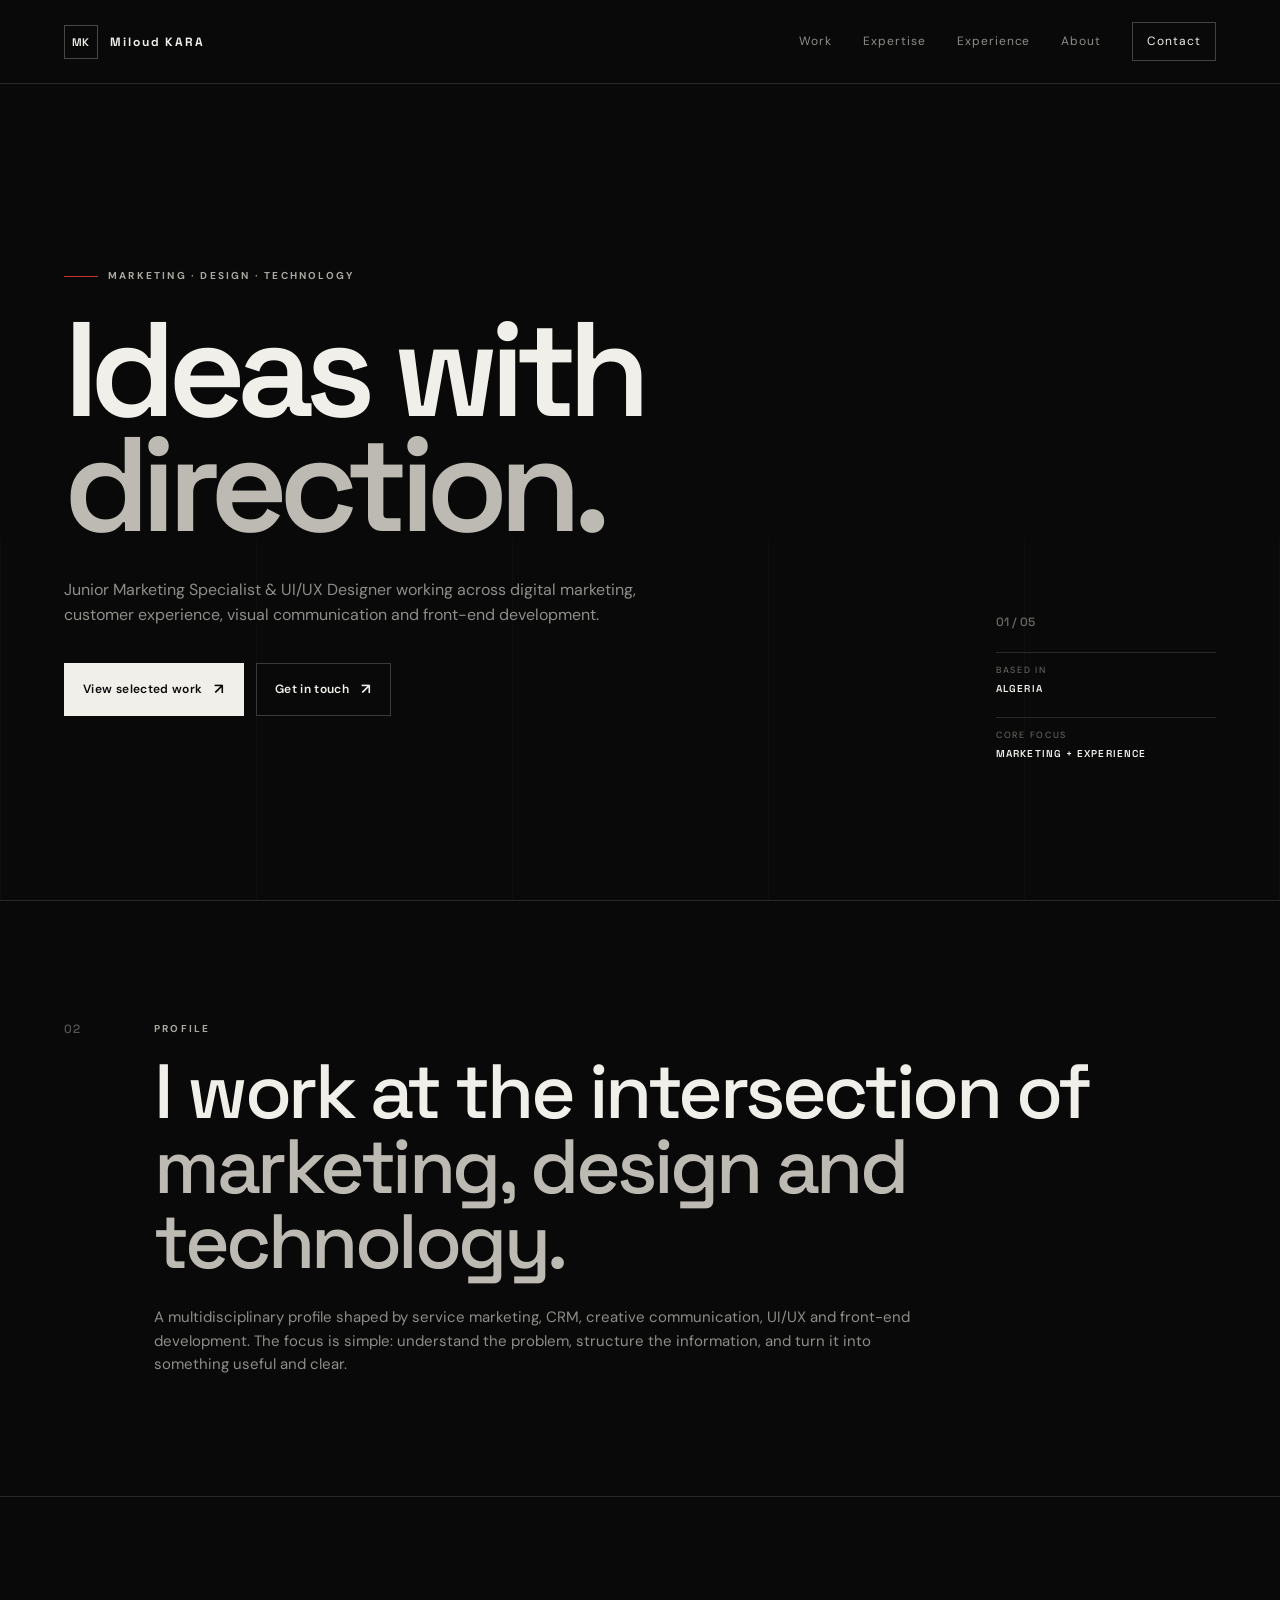
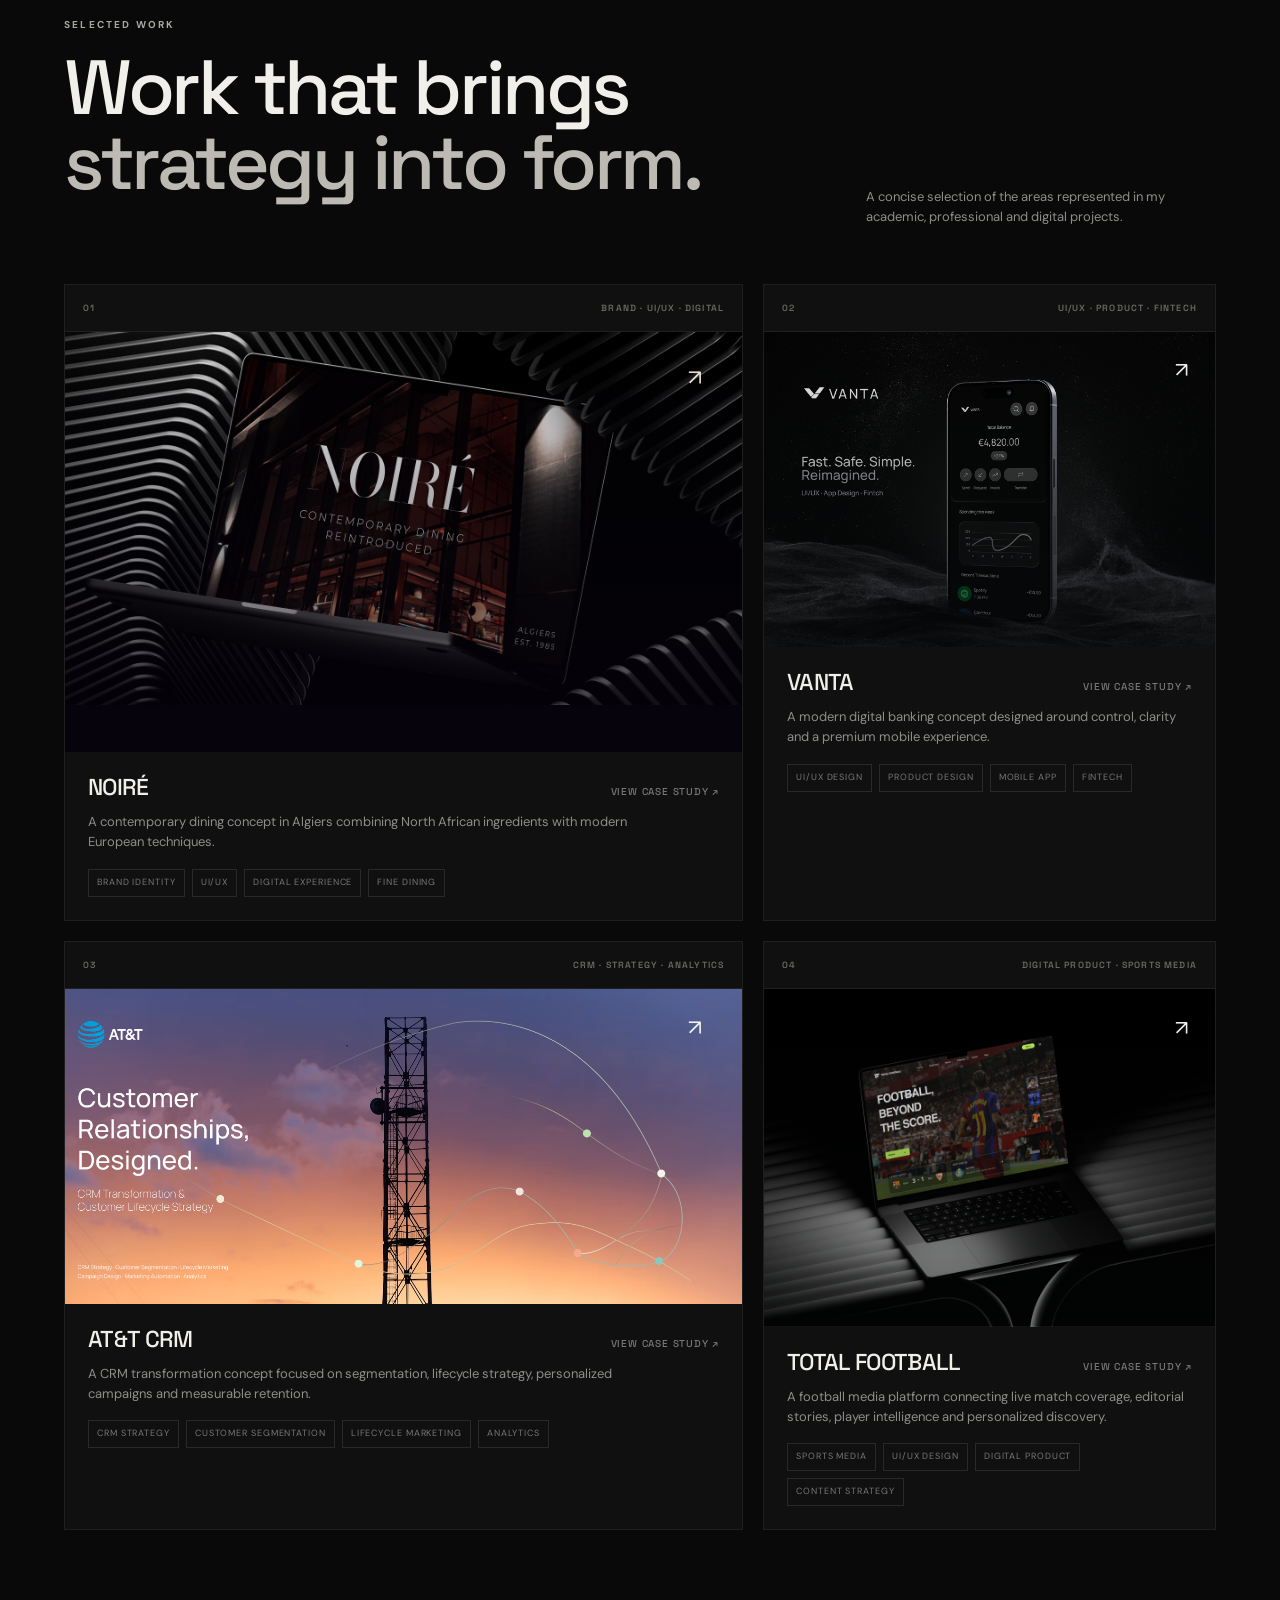
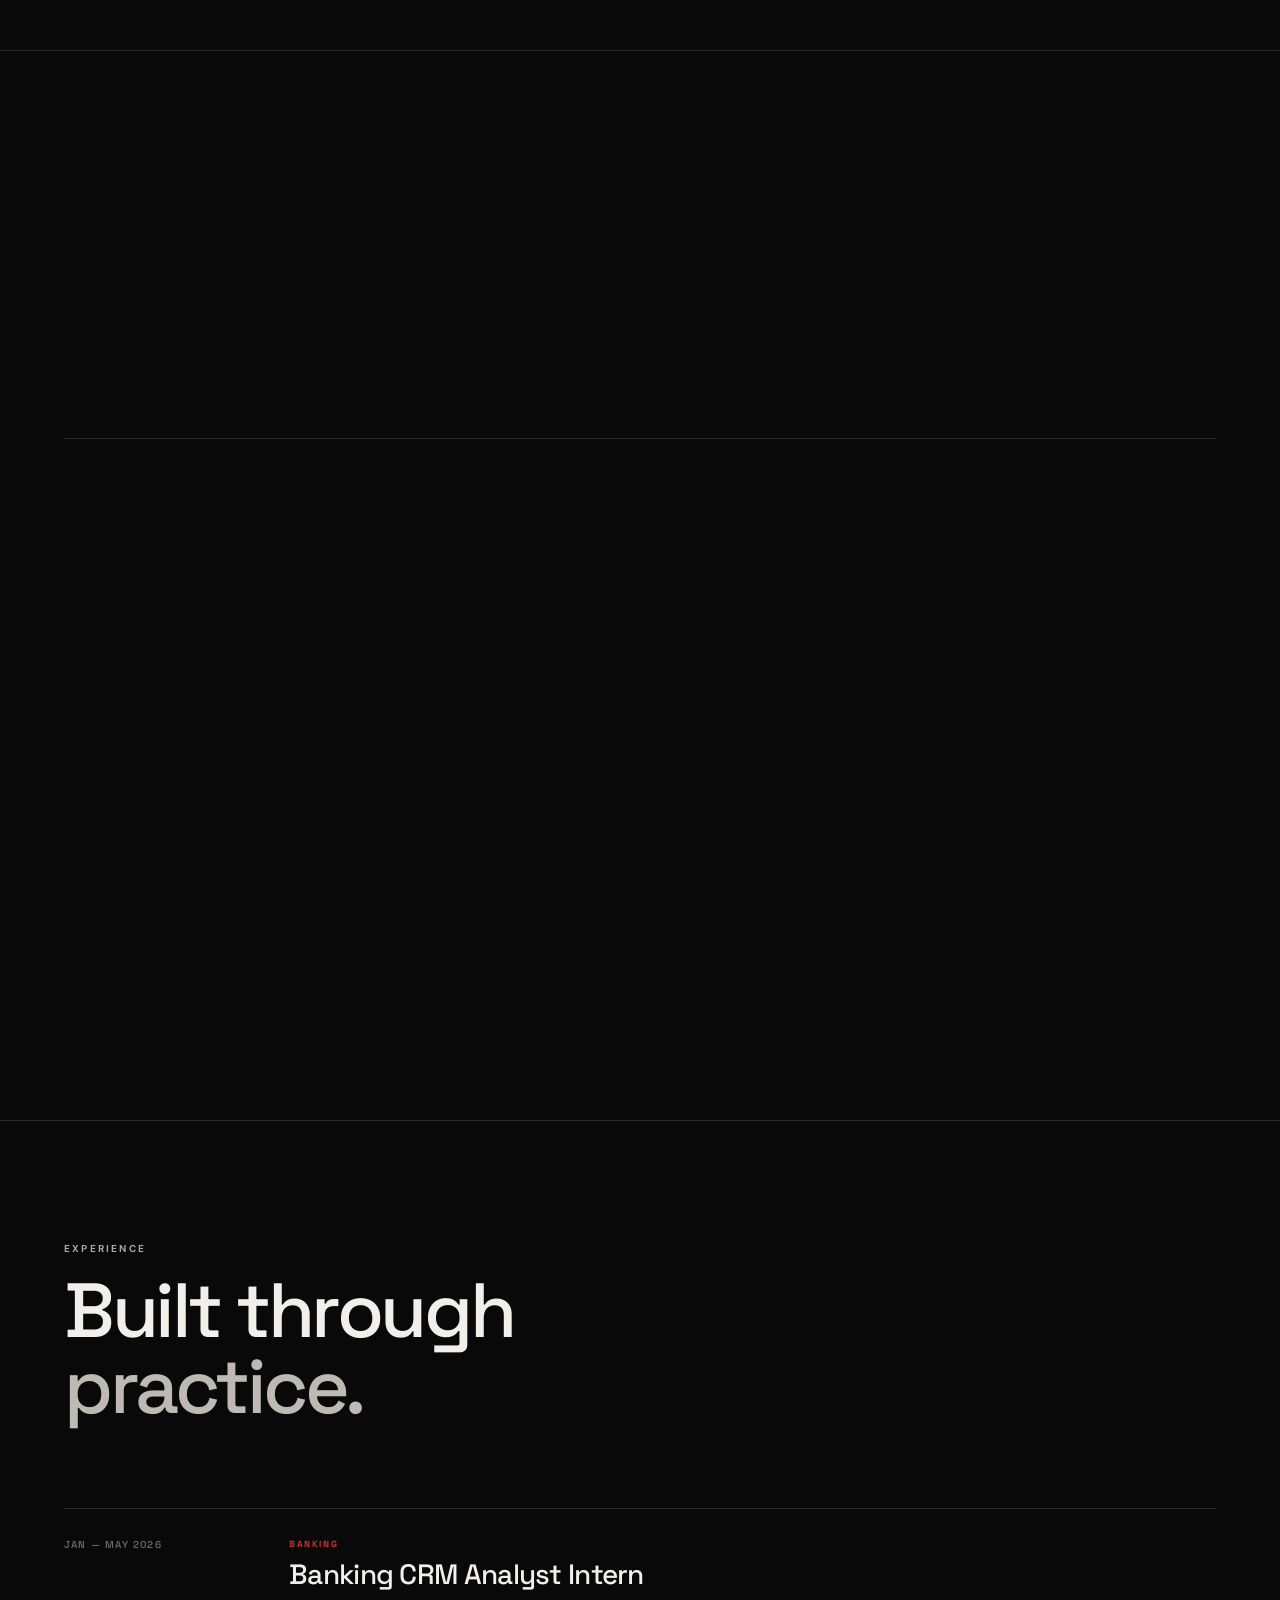
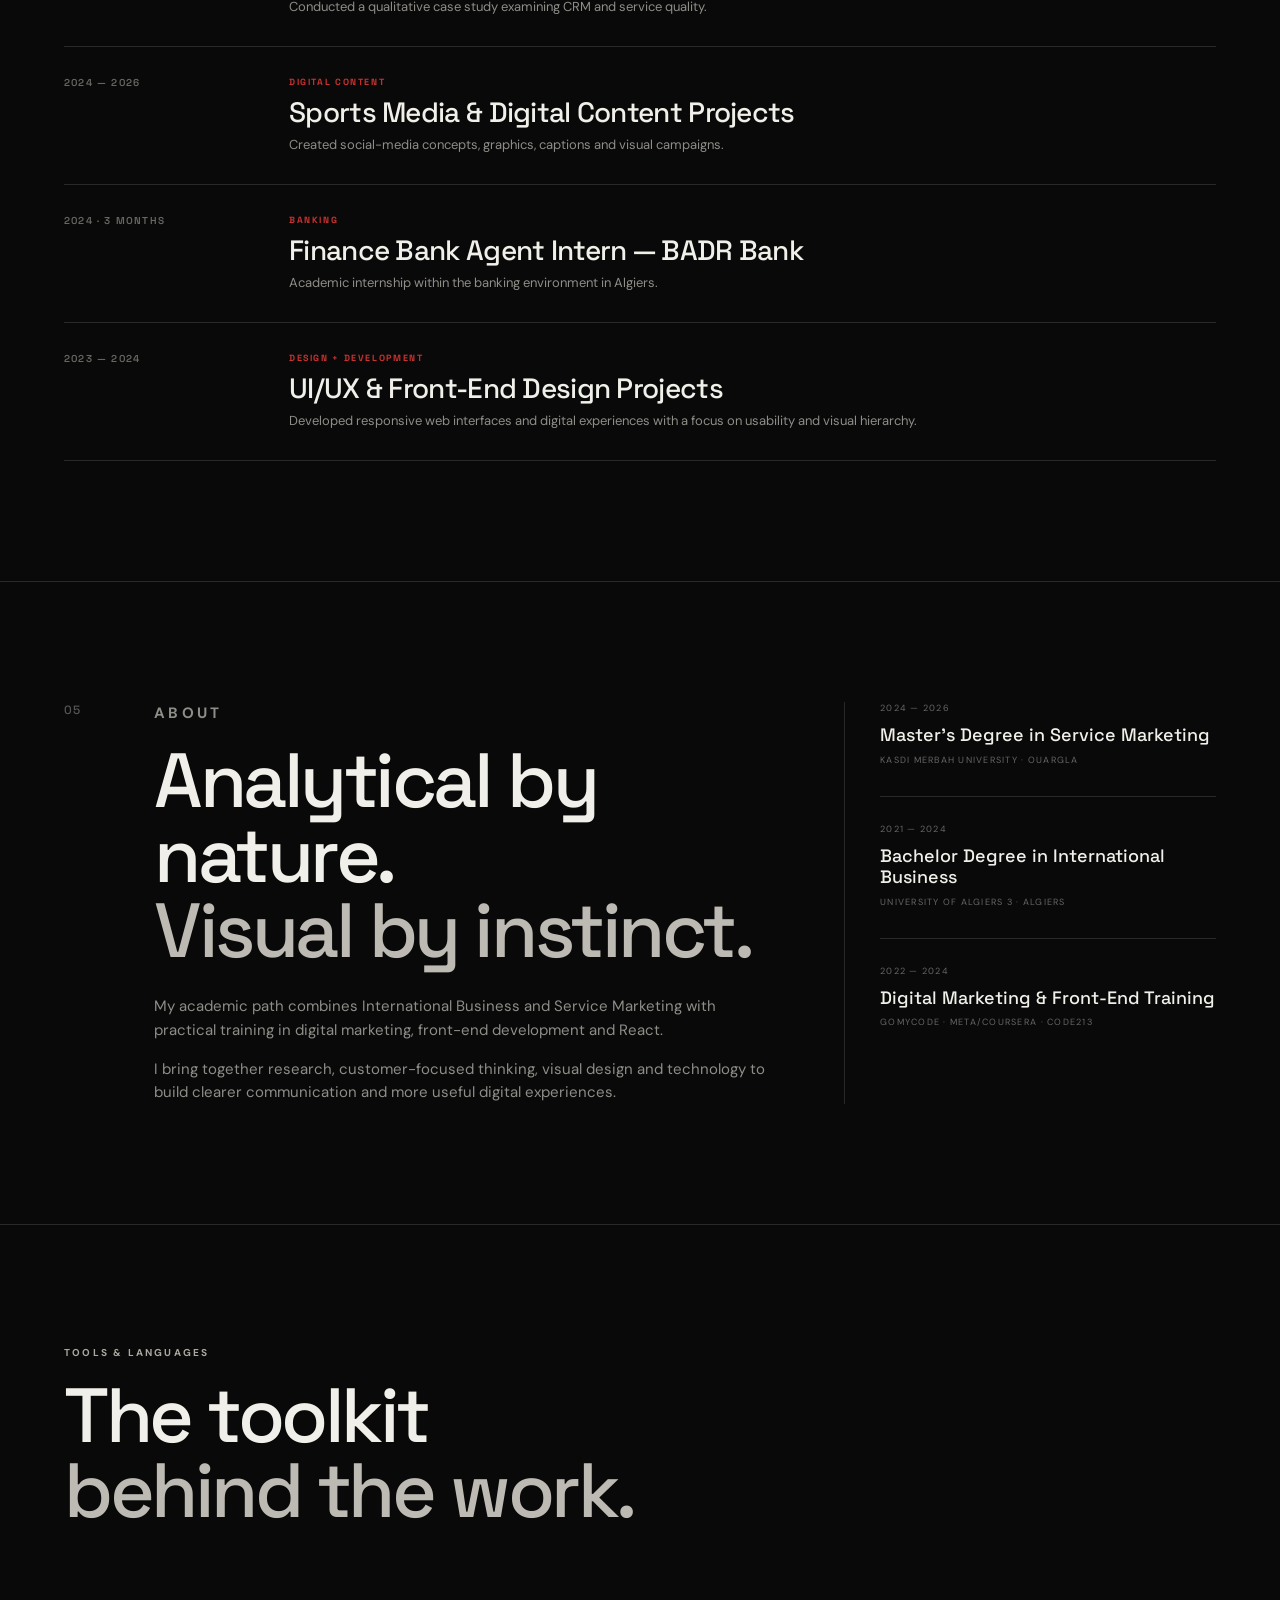
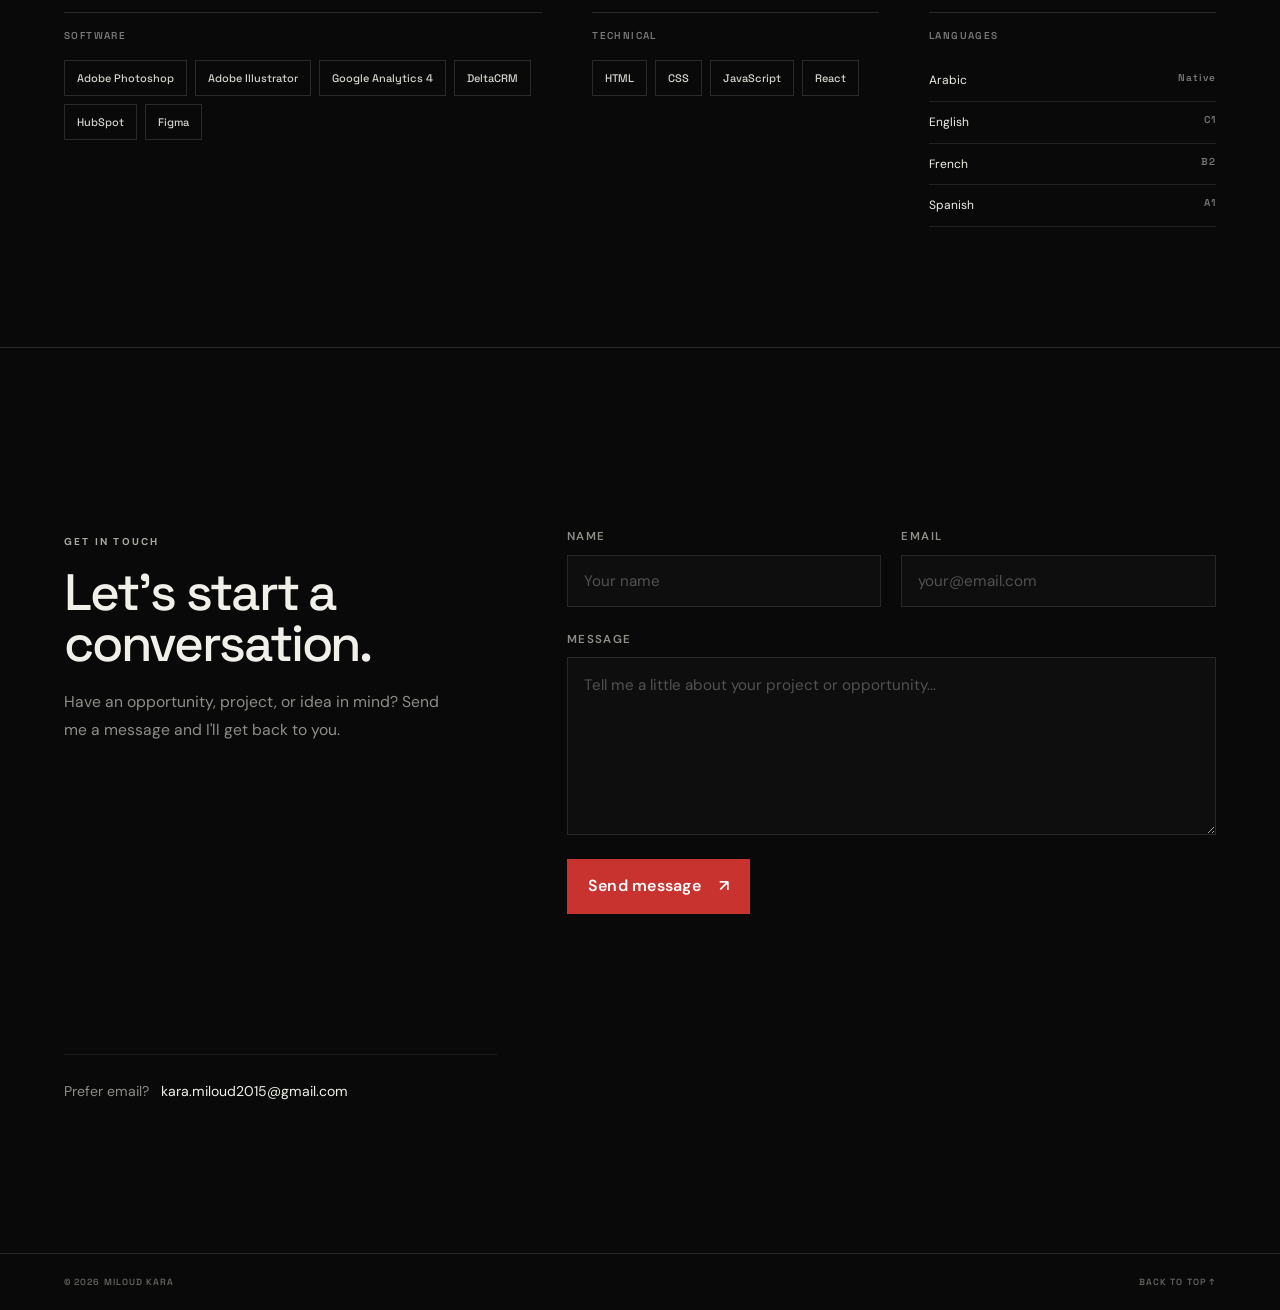
<file: index.html>
<!DOCTYPE html>
<html lang="en">
<head>
  <meta charset="UTF-8">
  <meta name="viewport" content="width=device-width, initial-scale=1.0">
  <meta name="description" content="Miloud Kara — Junior Marketing Specialist & UI/UX Designer. Marketing, CRM, digital content, interface design and front-end development.">
  <title>Miloud Kara</title>
  <link rel="preconnect" href="https://fonts.googleapis.com">
  <link rel="preconnect" href="https://fonts.gstatic.com" crossorigin>
  <link href="https://fonts.googleapis.com/css2?family=DM+Sans:wght@400;500;600;700&family=Space+Grotesk:wght@400;500;600;700&family=Cormorant+Garamond:wght@400;500;600&display=swap" rel="stylesheet">
  <link rel="stylesheet" href="style.css">
  <link rel="stylesheet" href="noire.css">
  <link rel="stylesheet" href="vanta.css">
  <link rel="stylesheet" href="att.css">
  <link rel="stylesheet" href="total-football.css">
  <link rel="icon" type="image/png" href="/images/favicon-black.png">
</head>
<body>
  <div class="cursor-glow" aria-hidden="true"></div>

  <header class="site-header" id="top">
    <a class="brand" href="#top" aria-label="Miloud Kara home">
      <span class="brand-mark">MK</span>
      <span class="brand-name">Miloud KARA</span>
    </a>

    <button class="nav-toggle" aria-label="Toggle navigation" aria-expanded="false">
      <span></span><span></span>
    </button>

    <nav class="nav" aria-label="Primary navigation">
      <a href="#work">Work</a>
      <a href="#expertise">Expertise</a>
      <a href="#experience">Experience</a>
      <a href="#about">About</a>
      <a href="#contact" class="nav-cta">Contact</a>
    </nav>
  </header>

  <main>
    <section class="hero section-pad">
      <div class="hero-copy reveal">
        <p class="eyebrow"><span class="eyebrow-line"></span> MARKETING · DESIGN · TECHNOLOGY</p>
        <h1>Ideas with<br><em>direction.</em></h1>
        <p class="hero-lead">
          Junior Marketing Specialist & UI/UX Designer working across digital marketing,
          customer experience, visual communication and front-end development.
        </p>
        <div class="hero-actions">
          <a class="button button-solid" href="#work">View selected work <span>↗</span></a>
          <a class="button button-ghost" href="#contact">Get in touch <span>↗</span></a>
        </div>
      </div>

      <div class="hero-side reveal">
        <div class="hero-index">01 / 05</div>
        <div class="hero-note">
          <span>BASED IN</span>
          <strong>ALGERIA</strong>
        </div>
        <div class="hero-note">
          <span>CORE FOCUS</span>
          <strong>MARKETING + EXPERIENCE</strong>
        </div>
      </div>

      <div class="hero-grid" aria-hidden="true">
        <span></span><span></span><span></span><span></span><span></span>
      </div>
    </section>

    <section class="statement section-pad">
      <div class="section-number">02</div>
      <div class="statement-copy reveal">
        <p class="kicker">PROFILE</p>
        <h2>I work at the intersection of <span>marketing, design and technology.</span></h2>
        <p>
          A multidisciplinary profile shaped by service marketing, CRM, creative communication,
          UI/UX and front-end development. The focus is simple: understand the problem,
          structure the information, and turn it into something useful and clear.
        </p>
      </div>
    </section>

    <section class="work section-pad" id="work">
      <div class="section-heading reveal">
        <div>
          <p class="kicker">SELECTED WORK</p>
          <h2>Work that brings<br><span>strategy into form.</span></h2>
        </div>
        <p class="section-intro">
          A concise selection of the areas represented in my academic, professional and digital projects.
        </p>
      </div>

      <div class="work-grid">
        <a class="project-card project-card-link reveal" href="noire.html" aria-label="View NOIRÉ case study">
          <div class="project-meta"><span>01</span><span>BRAND · UI/UX · DIGITAL</span></div>
          <div class="project-visual noire-visual">
            <span class="noire-cover-arrow">↗</span>
            <img src="noire-assets/noire-cover.png" alt="NOIRÉ brand identity and digital experience mockups">
          </div>
          <div class="project-copy">
            <div class="project-title-row"><h3>NOIRÉ</h3><span class="project-view">View case study ↗</span></div>
            <p>A contemporary dining concept in Algiers combining North African ingredients with modern European techniques.</p>
            <div class="tags"><span>Brand Identity</span><span>UI/UX</span><span>Digital Experience</span><span>Fine Dining</span></div>
          </div>
        </a>

        <a class="project-card project-card-link vanta-project-card reveal" href="vanta.html" aria-label="View VANTA case study">
          <div class="project-meta"><span>02</span><span>UI/UX · PRODUCT · FINTECH</span></div>
          <div class="project-visual vanta-visual">
            <span class="vanta-cover-arrow">↗</span>
          </div>
          <div class="project-copy">
            <div class="project-title-row"><h3>VANTA</h3><span class="project-view">View case study ↗</span></div>
            <p>A modern digital banking concept designed around control, clarity and a premium mobile experience.</p>
            <div class="tags"><span>UI/UX Design</span><span>Product Design</span><span>Mobile App</span><span>Fintech</span></div>
          </div>
        </a>

        <a class="project-card project-card-link att-project-card reveal" href="att.html" aria-label="View AT&T CRM case study">
          <div class="project-meta"><span>03</span><span>CRM · STRATEGY · ANALYTICS</span></div>
          <div class="project-visual att-visual">
            <span class="att-cover-arrow">↗</span>
          </div>
          <div class="project-copy">
            <div class="project-title-row"><h3>AT&amp;T CRM</h3><span class="project-view">View case study ↗</span></div>
            <p>A CRM transformation concept focused on segmentation, lifecycle strategy, personalized campaigns and measurable retention.</p>
            <div class="tags"><span>CRM Strategy</span><span>Customer Segmentation</span><span>Lifecycle Marketing</span><span>Analytics</span></div>
          </div>
        </a>

        <a class="project-card project-card-link total-football-project-card reveal" href="total-football.html" aria-label="View Total Football case study">
          <div class="project-meta"><span>04</span><span>DIGITAL PRODUCT · SPORTS MEDIA</span></div>
          <div class="project-visual total-football-visual">
            <span class="tf-cover-arrow">↗</span>
            <img src="total-football-assets/Mockup 1.png" alt="Total Football football media platform homepage concept">
          </div>
          <div class="project-copy">
            <div class="project-title-row"><h3>TOTAL FOOTBALL</h3><span class="project-view">View case study ↗</span></div>
            <p>A football media platform connecting live match coverage, editorial stories, player intelligence and personalized discovery.</p>
            <div class="tags"><span>Sports Media</span><span>UI/UX Design</span><span>Digital Product</span><span>Content Strategy</span></div>
          </div>
        </a>
      </div>
    </section>

    <section class="expertise section-pad" id="expertise">
      <div class="section-heading reveal">
        <div>
          <p class="kicker">EXPERTISE</p>
          <h2>Different disciplines.<br><span>One clear mindset.</span></h2>
        </div>
      </div>

      <div class="expertise-list">
        <article class="expertise-item reveal">
          <span class="expertise-no">01</span>
          <div><h3>Digital Marketing</h3><p>Marketing thinking, digital communication and campaign-oriented content.</p></div>
          <span class="expertise-arrow">↗</span>
        </article>
        <article class="expertise-item reveal">
          <span class="expertise-no">02</span>
          <div><h3>UI/UX Design</h3><p>Interface structure, usability, visual hierarchy and user-oriented digital experiences.</p></div>
          <span class="expertise-arrow">↗</span>
        </article>
        <article class="expertise-item reveal">
          <span class="expertise-no">03</span>
          <div><h3>Brand & Campaign Design</h3><p>Art direction, typography, layout and visual communication for consistent campaigns.</p></div>
          <span class="expertise-arrow">↗</span>
        </article>
        <article class="expertise-item reveal">
          <span class="expertise-no">04</span>
          <div><h3>CRM & Customer Experience</h3><p>Customer relationship concepts, service quality analysis and experience-focused thinking.</p></div>
          <span class="expertise-arrow">↗</span>
        </article>
        <article class="expertise-item reveal">
          <span class="expertise-no">05</span>
          <div><h3>Front-End Development</h3><p>Responsive web interfaces using HTML, CSS, JavaScript and modern UI principles.</p></div>
          <span class="expertise-arrow">↗</span>
        </article>
      </div>
    </section>

    <section class="experience section-pad" id="experience">
      <div class="section-heading reveal">
        <div>
          <p class="kicker">EXPERIENCE</p>
          <h2>Built through<br><span>practice.</span></h2>
        </div>
      </div>

      <div class="timeline">
        <article class="timeline-item reveal">
          <div class="timeline-date">JAN — MAY 2026</div>
          <div class="timeline-body">
            <p class="timeline-label">BANKING</p>
            <h3>Banking CRM Analyst Intern</h3>
            <p>Conducted a qualitative case study examining CRM and service quality.</p>
          </div>
        </article>
        <article class="timeline-item reveal">
          <div class="timeline-date">2024 — 2026</div>
          <div class="timeline-body">
            <p class="timeline-label">DIGITAL CONTENT</p>
            <h3>Sports Media & Digital Content Projects</h3>
            <p>Created social-media concepts, graphics, captions and visual campaigns.</p>
          </div>
        </article>
        <article class="timeline-item reveal">
          <div class="timeline-date">2024 · 3 MONTHS</div>
          <div class="timeline-body">
            <p class="timeline-label">BANKING</p>
            <h3>Finance Bank Agent Intern — BADR Bank</h3>
            <p>Academic internship within the banking environment in Algiers.</p>
          </div>
        </article>
        <article class="timeline-item reveal">
          <div class="timeline-date">2023 — 2024</div>
          <div class="timeline-body">
            <p class="timeline-label">DESIGN + DEVELOPMENT</p>
            <h3>UI/UX & Front-End Design Projects</h3>
            <p>Developed responsive web interfaces and digital experiences with a focus on usability and visual hierarchy.</p>
          </div>
        </article>
      </div>
    </section>

    <section class="about section-pad" id="about">
      <div class="section-number">05</div>
      <div class="about-layout">
        <div class="about-copy reveal">
          <p class="kicker">ABOUT</p>
          <h2>Analytical by nature.<br><span>Visual by instinct.</span></h2>
          <p>
            My academic path combines International Business and Service Marketing with practical
            training in digital marketing, front-end development and React.
          </p>
          <p>
            I bring together research, customer-focused thinking, visual design and technology
            to build clearer communication and more useful digital experiences.
          </p>
        </div>

        <div class="education reveal">
          <div class="edu-block">
            <span>2024 — 2026</span>
            <strong>Master’s Degree in Service Marketing</strong>
            <small>Kasdi Merbah University · Ouargla</small>
          </div>
          <div class="edu-block">
            <span>2021 — 2024</span>
            <strong>Bachelor Degree in International Business</strong>
            <small>University of Algiers 3 · Algiers</small>
          </div>
          <div class="edu-block">
            <span>2022 — 2024</span>
            <strong>Digital Marketing & Front-End Training</strong>
            <small>GoMyCode · Meta/Coursera · Code213</small>
          </div>
        </div>
      </div>
    </section>

    <section class="tools section-pad">
      <div class="section-heading reveal">
        <div>
          <p class="kicker">TOOLS & LANGUAGES</p>
          <h2>The toolkit<br><span>behind the work.</span></h2>
        </div>
      </div>

      <div class="tool-columns">
        <div class="tool-block reveal">
          <h3>Software</h3>
          <div class="tool-list">
            <span>Adobe Photoshop</span>
            <span>Adobe Illustrator</span>
            <span>Google Analytics 4</span>
            <span>DeltaCRM</span>
            <span>HubSpot</span>
            <span>Figma</span>
          </div>
        </div>
        <div class="tool-block reveal">
          <h3>Technical</h3>
          <div class="tool-list">
            <span>HTML</span><span>CSS</span><span>JavaScript</span><span>React</span>
          </div>
        </div>
        <div class="tool-block reveal">
          <h3>Languages</h3>
          <div class="language-list">
            <div><span>Arabic</span><strong>Native</strong></div>
            <div><span>English</span><strong>C1</strong></div>
            <div><span>French</span><strong>B2</strong></div>
            <div><span>Spanish</span><strong>A1</strong></div>
          </div>
        </div>
      </div>
    </section>

    <section class="contact section-pad" id="contact">
      <div class="contact-form-wrap">
    <div class="contact-intro">
        <span class="eyebrow">GET IN TOUCH</span>
        <h3>Let's start a conversation.</h3>
        <p>
            Have an opportunity, project, or idea in mind?
            Send me a message and I'll get back to you.
        </p>
    </div>

<form class="contact-form" id="contact-form">
    <div class="form-row">
        <div class="form-group">
            <label for="name">Name</label>
            <input type="text" id="name" name="name" placeholder="Your name" required>
        </div>

        <div class="form-group">
            <label for="email">Email</label>
            <input type="email" id="email" name="email" placeholder="your@email.com" required>
        </div>
    </div>

    <div class="form-group">
        <label for="message">Message</label>
        <textarea id="message" name="message" rows="6" placeholder="Tell me a little about your project or opportunity..." required></textarea>
    </div>

    <button type="submit" class="contact-submit" id="contact-submit">
        <span class="button-text">Send message</span>
        <span>↗</span>
    </button>

    <p class="form-status" id="form-status"></p>
</form>
<div class="contact-direct">
    <span>Prefer email?</span>
    <a href="mailto:kara.miloud2015@gmail.com">
        kara.miloud2015@gmail.com
    </a>
</div>
    </section>
  </main>

  <footer class="site-footer">
    <span>© <span id="year"></span> MILOUD KARA</span>
    <a href="#top">BACK TO TOP ↑</a>
  </footer>

  <script src="script.js"></script>
</body>
</html>
</file>
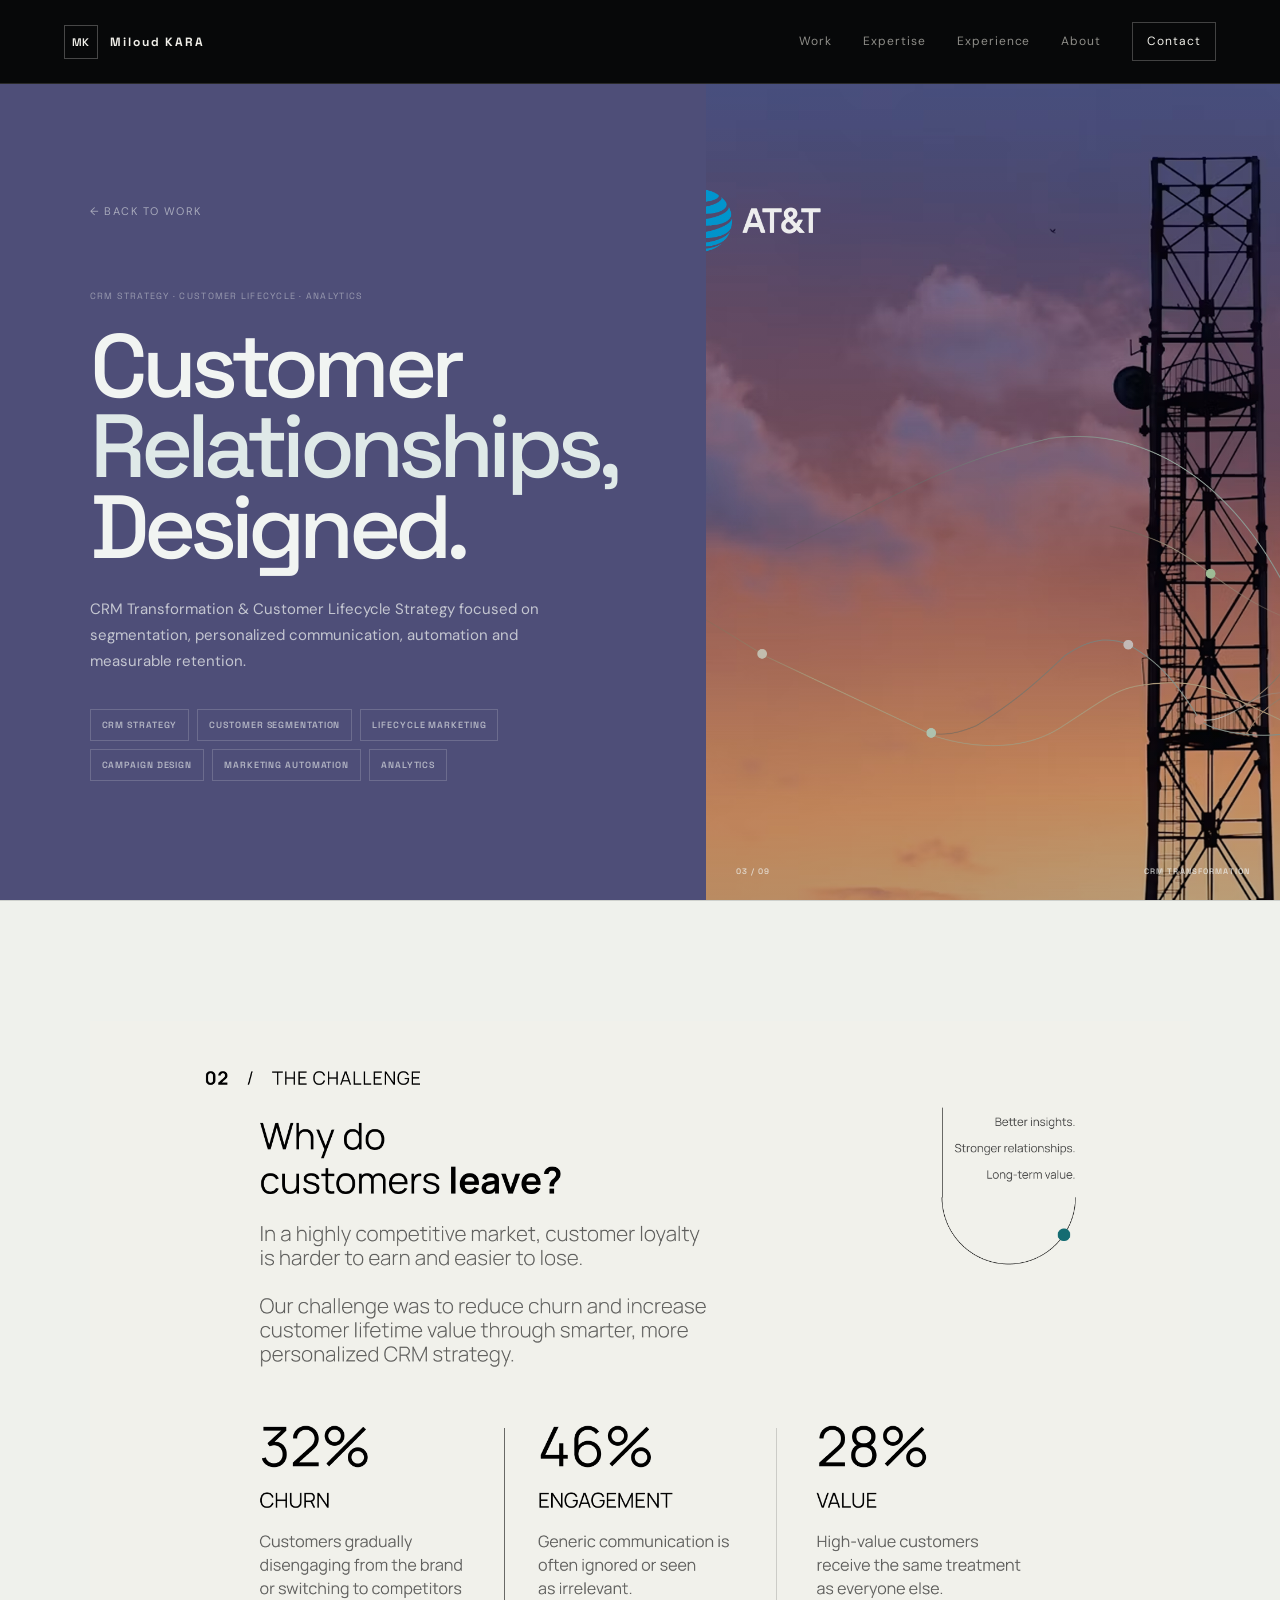
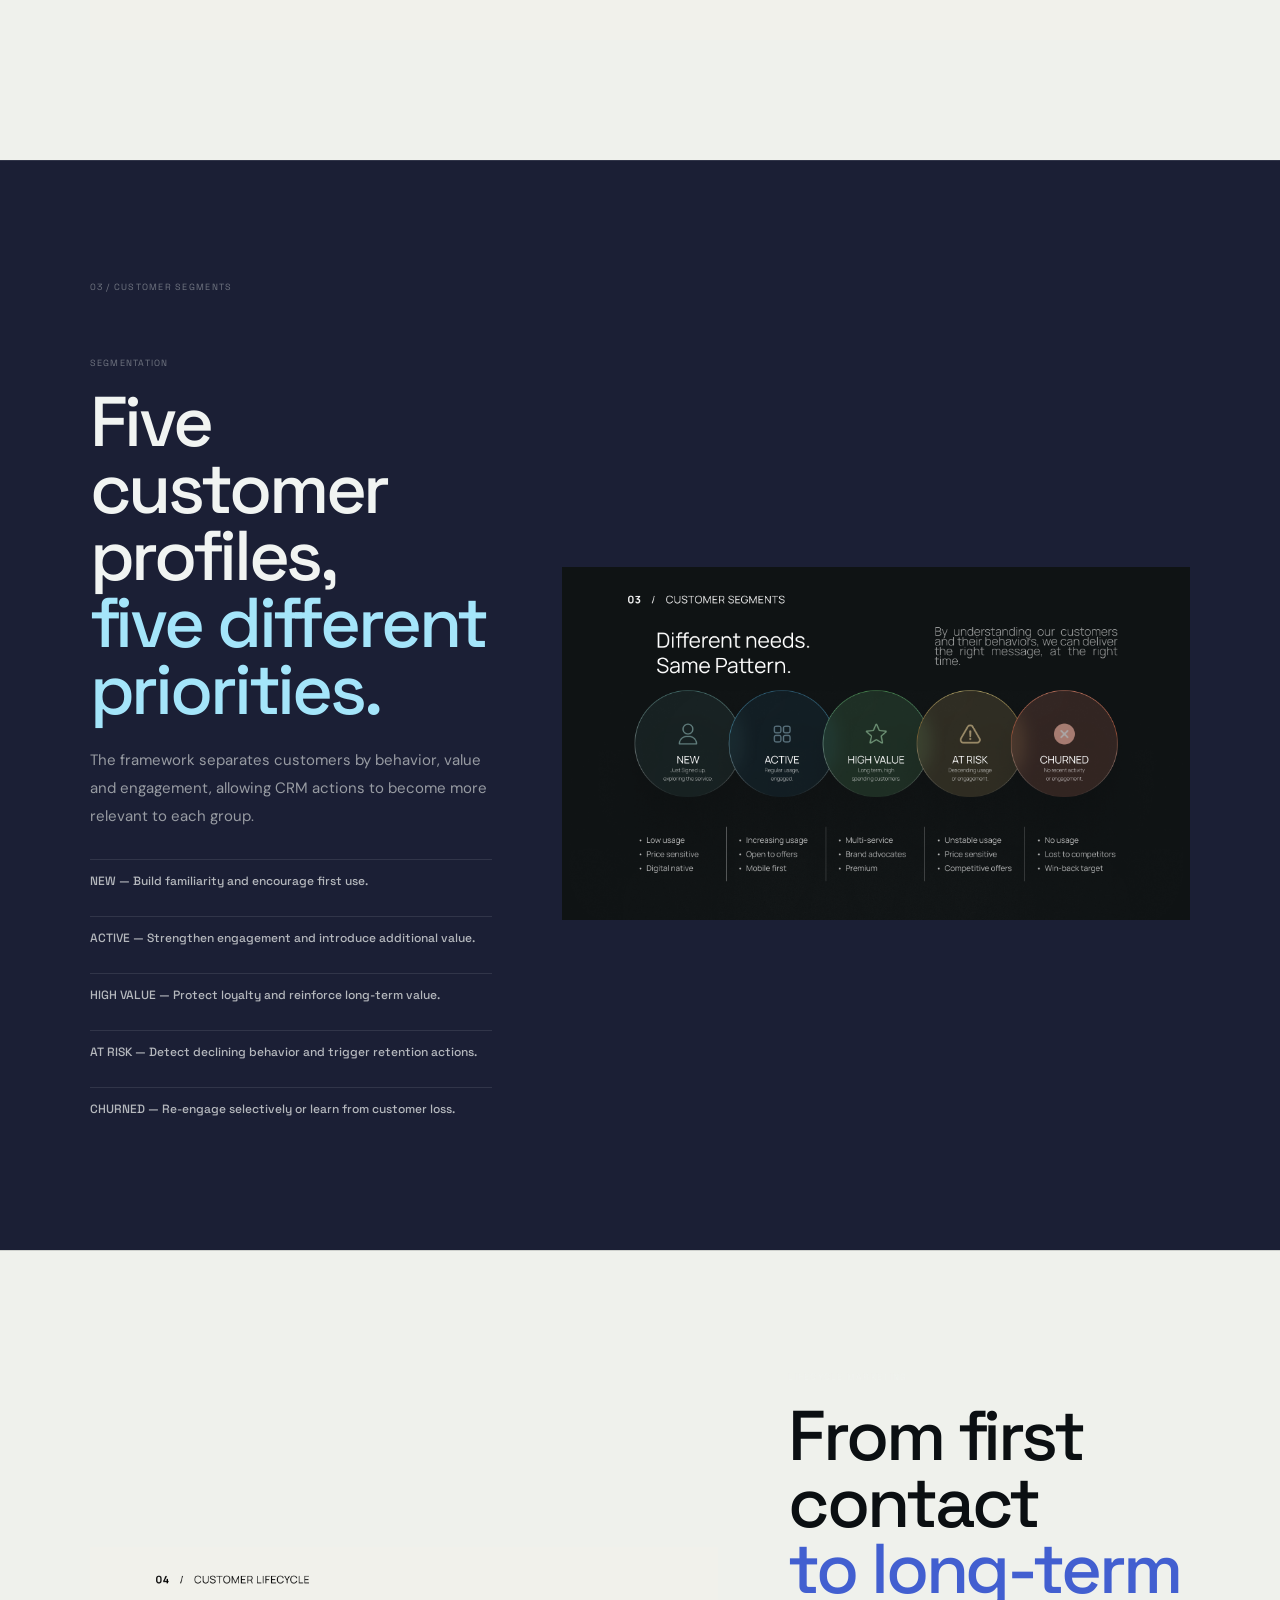
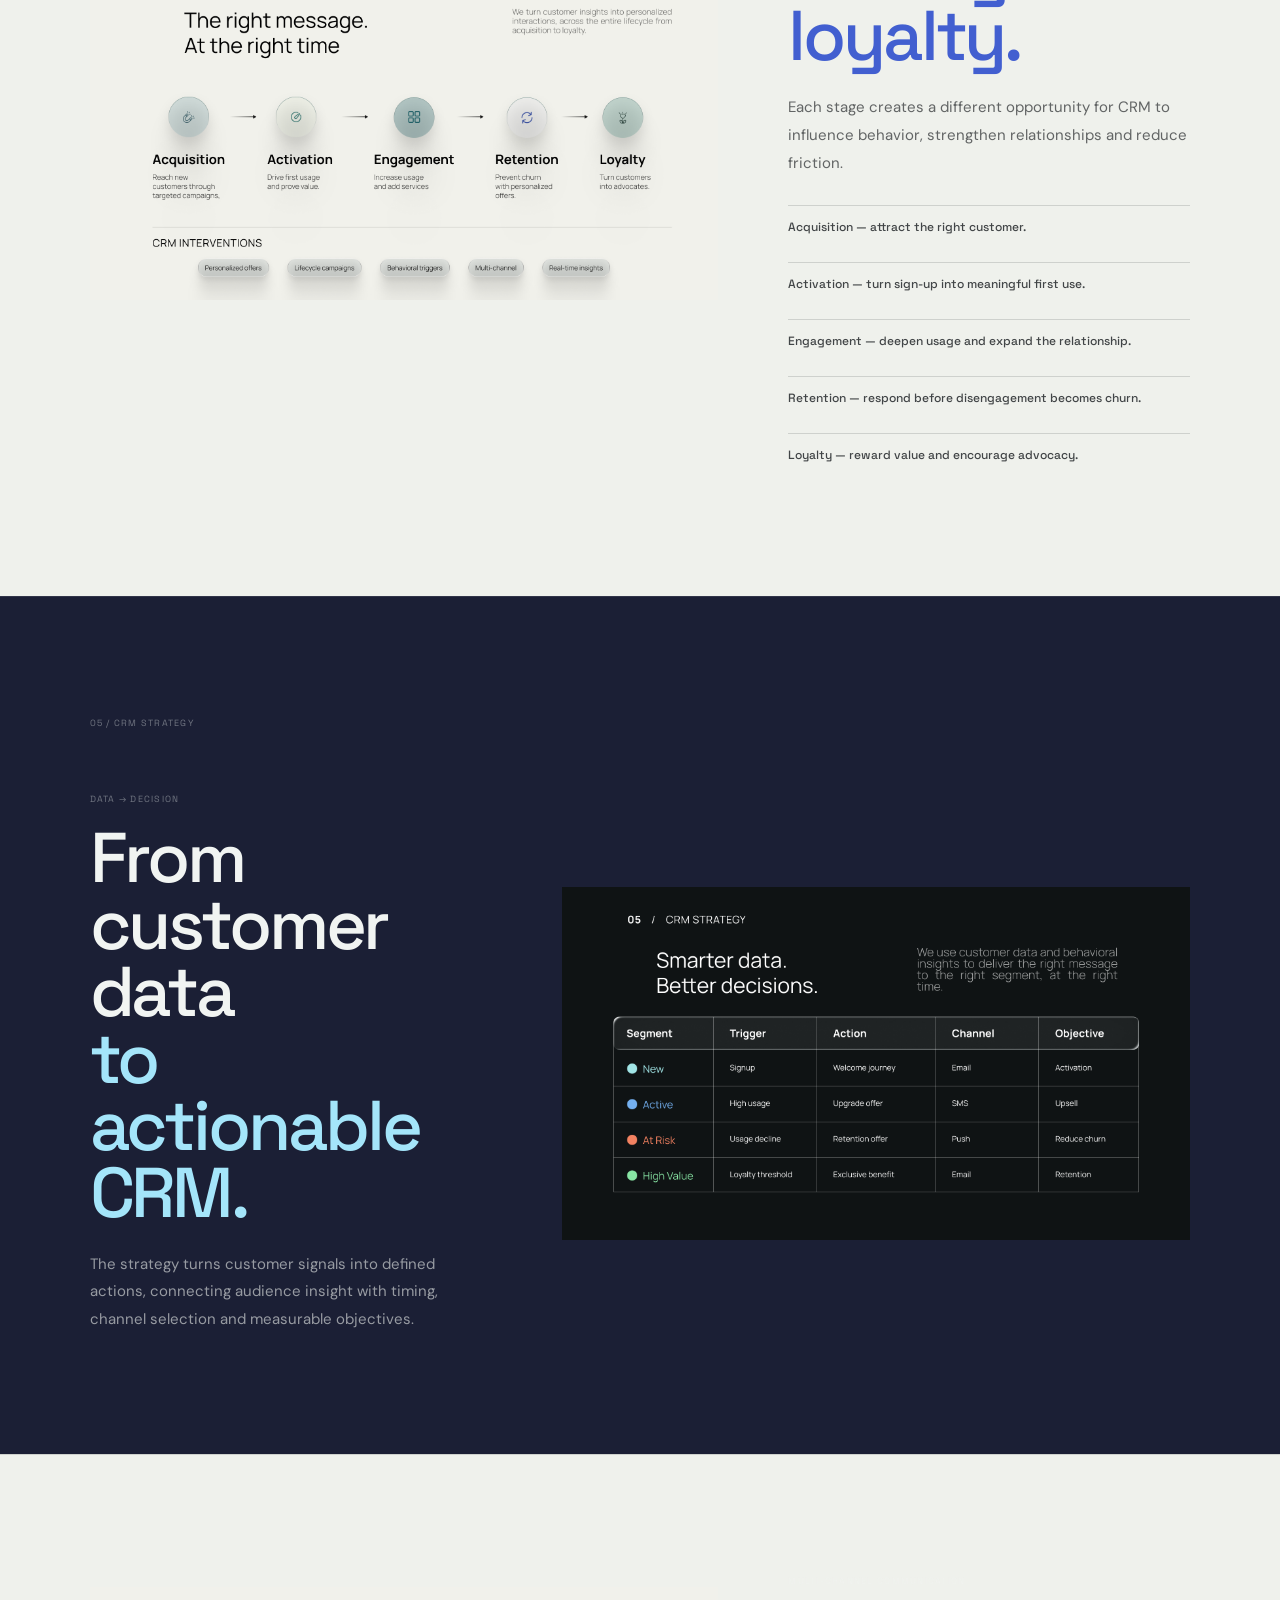
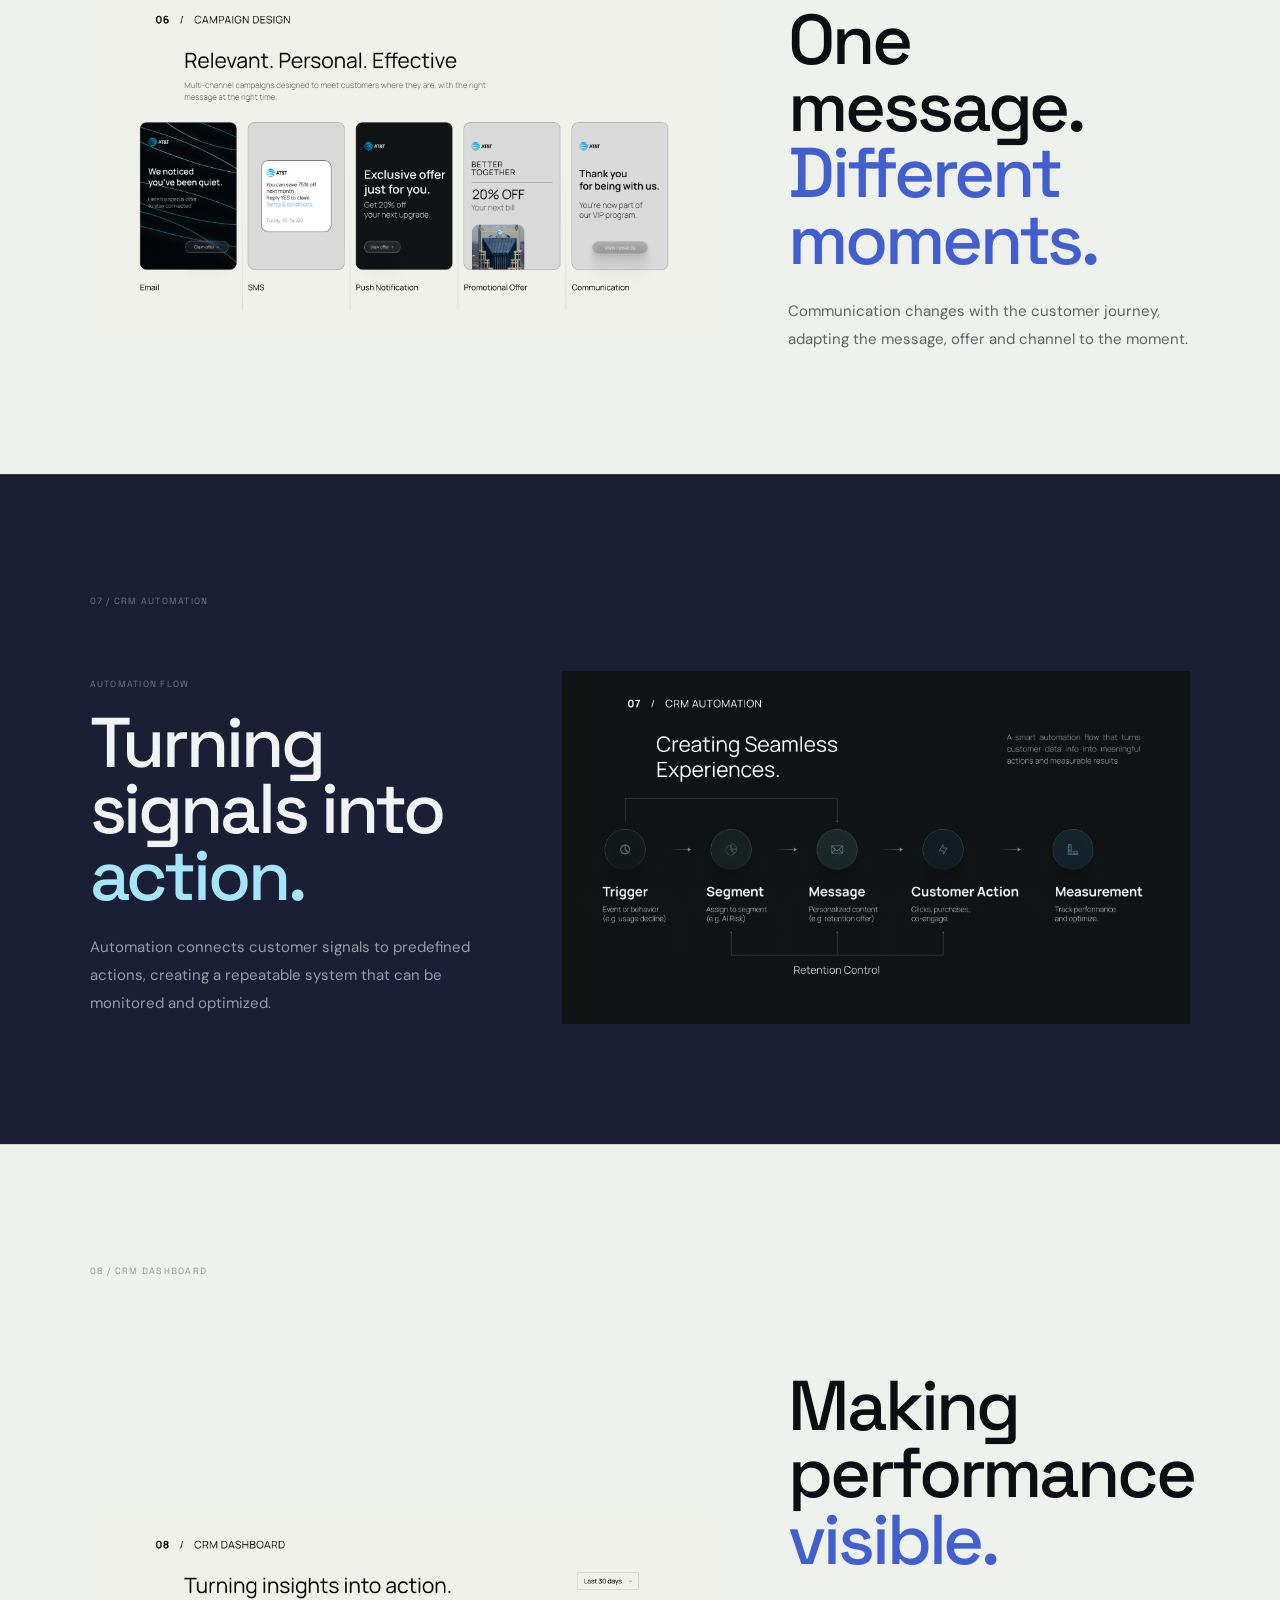
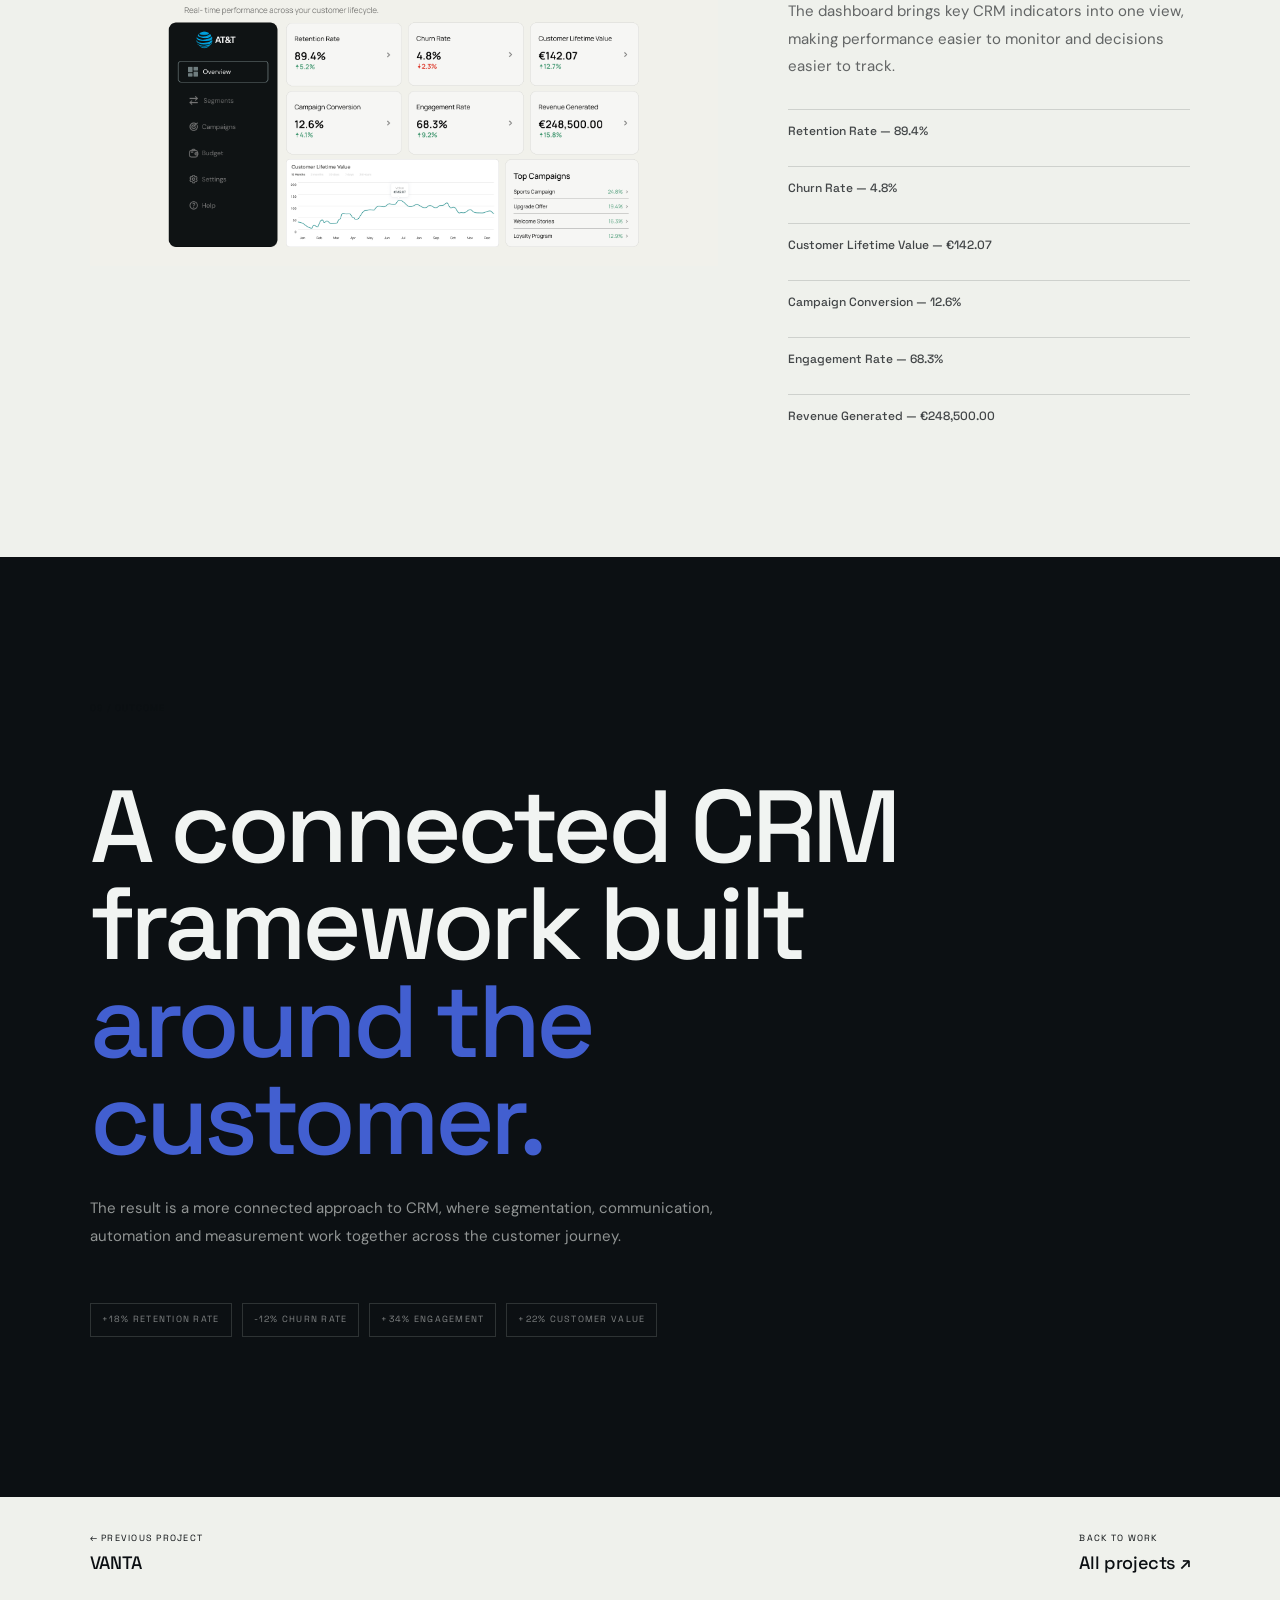
<file: att.html>
<!DOCTYPE html>
<html lang="en">
<head>
  <meta charset="UTF-8">
  <meta name="viewport" content="width=device-width, initial-scale=1.0">
  <meta name="description" content="AT&T CRM — CRM transformation, customer segmentation, lifecycle strategy, campaign design, automation and analytics case study by Miloud Kara.">
  <title>AT&T CRM — Miloud Kara</title>
  <link rel="preconnect" href="https://fonts.googleapis.com">
  <link rel="preconnect" href="https://fonts.gstatic.com" crossorigin>
  <link href="https://fonts.googleapis.com/css2?family=DM+Sans:wght@400;500;600;700&family=Space+Grotesk:wght@400;500;600;700&display=swap" rel="stylesheet">
  <link rel="stylesheet" href="style.css">
  <link rel="stylesheet" href="att.css">
  <link rel="icon" type="image/png" href="/images/favicon-black.png">
</head>
<body class="att-page">
  <div class="cursor-glow" aria-hidden="true"></div>

  <header class="site-header" id="top">
    <a class="brand" href="index.html#top" aria-label="Miloud Kara home">
      <span class="brand-mark">MK</span>
      <span class="brand-name">Miloud KARA</span>
    </a>

    <button class="nav-toggle" aria-label="Toggle navigation" aria-expanded="false">
      <span></span><span></span>
    </button>

    <nav class="nav" aria-label="Primary navigation">
      <a href="index.html#work">Work</a>
      <a href="index.html#expertise">Expertise</a>
      <a href="index.html#experience">Experience</a>
      <a href="index.html#about">About</a>
      <a href="index.html#contact" class="nav-cta">Contact</a>
    </nav>
  </header>

  <main class="att-shell">
    <section class="att-hero">
      <div class="att-hero-copy reveal">
        <a class="att-back" href="index.html#work">← Back to work</a>
        <p class="att-eyebrow">CRM STRATEGY · CUSTOMER LIFECYCLE · ANALYTICS</p>
        <h1>Customer<br><span>Relationships,</span><br>Designed.</h1>
        <p class="att-tagline">CRM Transformation &amp; Customer Lifecycle Strategy focused on segmentation, personalized communication, automation and measurable retention.</p>
        <div class="att-tags">
          <span>CRM Strategy</span>
          <span>Customer Segmentation</span>
          <span>Lifecycle Marketing</span>
          <span>Campaign Design</span>
          <span>Marketing Automation</span>
          <span>Analytics</span>
        </div>
      </div>
      <div class="att-hero-art reveal">
        <img src="att-assets/ATT-cover-L.png" alt="AT&T CRM case study cover">
        <div class="att-caption"><span>03 / 09</span><span>CRM TRANSFORMATION</span></div>
      </div>
    </section>
    
    <section class="att-section att-challenge reveal">
      <div class="att-image">
        <img src="att-assets/Frame 2.png" alt="AT&T CRM challenge metrics and context">
      </div>
    </section>

    <section class="att-section att-dark">
      <div class="att-section-label">03 / CUSTOMER SEGMENTS</div>
      <div class="att-feature reveal">
        <div>
          <p class="att-kicker">SEGMENTATION</p>
          <h2>Five customer profiles,<br><em>five different priorities.</em></h2>
          <p class="att-copy">The framework separates customers by behavior, value and engagement, allowing CRM actions to become more relevant to each group.</p>
          <div class="att-list">
            <div>NEW — Build familiarity and encourage first use.</div>
            <div>ACTIVE — Strengthen engagement and introduce additional value.</div>
            <div>HIGH VALUE — Protect loyalty and reinforce long-term value.</div>
            <div>AT RISK — Detect declining behavior and trigger retention actions.</div>
            <div>CHURNED — Re-engage selectively or learn from customer loss.</div>
          </div>
        </div>
        <div class="att-image"><img src="att-assets/Frame 3.png" alt="AT&T customer segmentation framework"></div>
      </div>
    </section>

    <section class="att-section">
      <div class="att-feature reverse reveal">
        <div class="att-image"><img src="att-assets/Frame 4.png" alt="AT&T customer lifecycle strategy"></div>
        <div>
          <p class="att-kicker">LIFECYCLE MARKETING</p>
          <h2>From first contact<br><em>to long-term loyalty.</em></h2>
          <p class="att-copy">Each stage creates a different opportunity for CRM to influence behavior, strengthen relationships and reduce friction.</p>
          <div class="att-list">
            <div>Acquisition — attract the right customer.</div>
            <div>Activation — turn sign-up into meaningful first use.</div>
            <div>Engagement — deepen usage and expand the relationship.</div>
            <div>Retention — respond before disengagement becomes churn.</div>
            <div>Loyalty — reward value and encourage advocacy.</div>
          </div>
        </div>
      </div>
    </section>

    <section class="att-section att-dark">
      <div class="att-section-label">05 / CRM STRATEGY</div>
      <div class="att-feature reveal">
        <div>
          <p class="att-kicker">DATA → DECISION</p>
          <h2>From customer data<br><em>to actionable CRM.</em></h2>
          <p class="att-copy">The strategy turns customer signals into defined actions, connecting audience insight with timing, channel selection and measurable objectives.</p>
        </div>
        <div class="att-image"><img src="att-assets/Frame 5.png" alt="AT&T CRM strategy matrix"></div>
      </div>
    </section>

    <section class="att-section">
      <div class="att-feature reverse reveal">
        <div class="att-image"><img src="att-assets/Frame 6.png" alt="AT&T CRM campaign design across email SMS push and promotional offer channels"></div>
        <div>
          <p class="att-kicker">MULTI-CHANNEL COMMUNICATION</p>
          <h2>One message.<br><em>Different moments.</em></h2>
          <p class="att-copy">Communication changes with the customer journey, adapting the message, offer and channel to the moment.</p>
        </div>
      </div>
    </section>

    <section class="att-section att-dark">
      <div class="att-section-label">07 / CRM AUTOMATION</div>
      <div class="att-feature reveal">
        <div>
          <p class="att-kicker">AUTOMATION FLOW</p>
          <h2>Turning signals into <em>action.</em></h2>
          <p class="att-copy">Automation connects customer signals to predefined actions, creating a repeatable system that can be monitored and optimized.</p>
        </div>
        <div class="att-image"><img src="att-assets/Frame 7.png" alt="AT&T CRM automation flow"></div>
      </div>
    </section>

    <section class="att-section">
      <div class="att-section-label">08 / CRM DASHBOARD</div>
      <div class="att-feature reverse reveal">
        <div class="att-image"><img src="att-assets/Frame 8.png" alt="AT&T CRM dashboard with retention, churn, lifetime value and campaign metrics"></div>
        <div>
          <p class="att-kicker">MEASUREMENT</p>
          <h2>Making performance <em>visible.</em></h2>
          <p class="att-copy">The dashboard brings key CRM indicators into one view, making performance easier to monitor and decisions easier to track.</p>
          <div class="att-list">
            <div>Retention Rate — 89.4%</div>
            <div>Churn Rate — 4.8%</div>
            <div>Customer Lifetime Value — €142.07</div>
            <div>Campaign Conversion — 12.6%</div>
            <div>Engagement Rate — 68.3%</div>
            <div>Revenue Generated — €248,500.00</div>
          </div>
        </div>
      </div>
    </section>

    <section class="att-closing">
      <div class="att-section-label">09 / OUTCOME</div>
      <div class="reveal">
        <h2>A connected CRM framework built <em>around the customer.</em></h2>
        <p>The result is a more connected approach to CRM, where segmentation, communication, automation and measurement work together across the customer journey.</p>
        <div class="att-closing-meta">
          <span>+18% Retention Rate</span>
          <span>-12% Churn Rate</span>
          <span>+34% Engagement</span>
          <span>+22% Customer Value</span>
        </div>
      </div>
    </section>

    <div class="att-next">
      <a href="vanta.html"><span>← Previous project</span><strong>VANTA</strong></a>
      <a href="index.html#work"><span>Back to work</span><strong>All projects ↗</strong></a>
    </div>
  </main>

  <script src="script.js"></script>
</body>
</html>
</file>
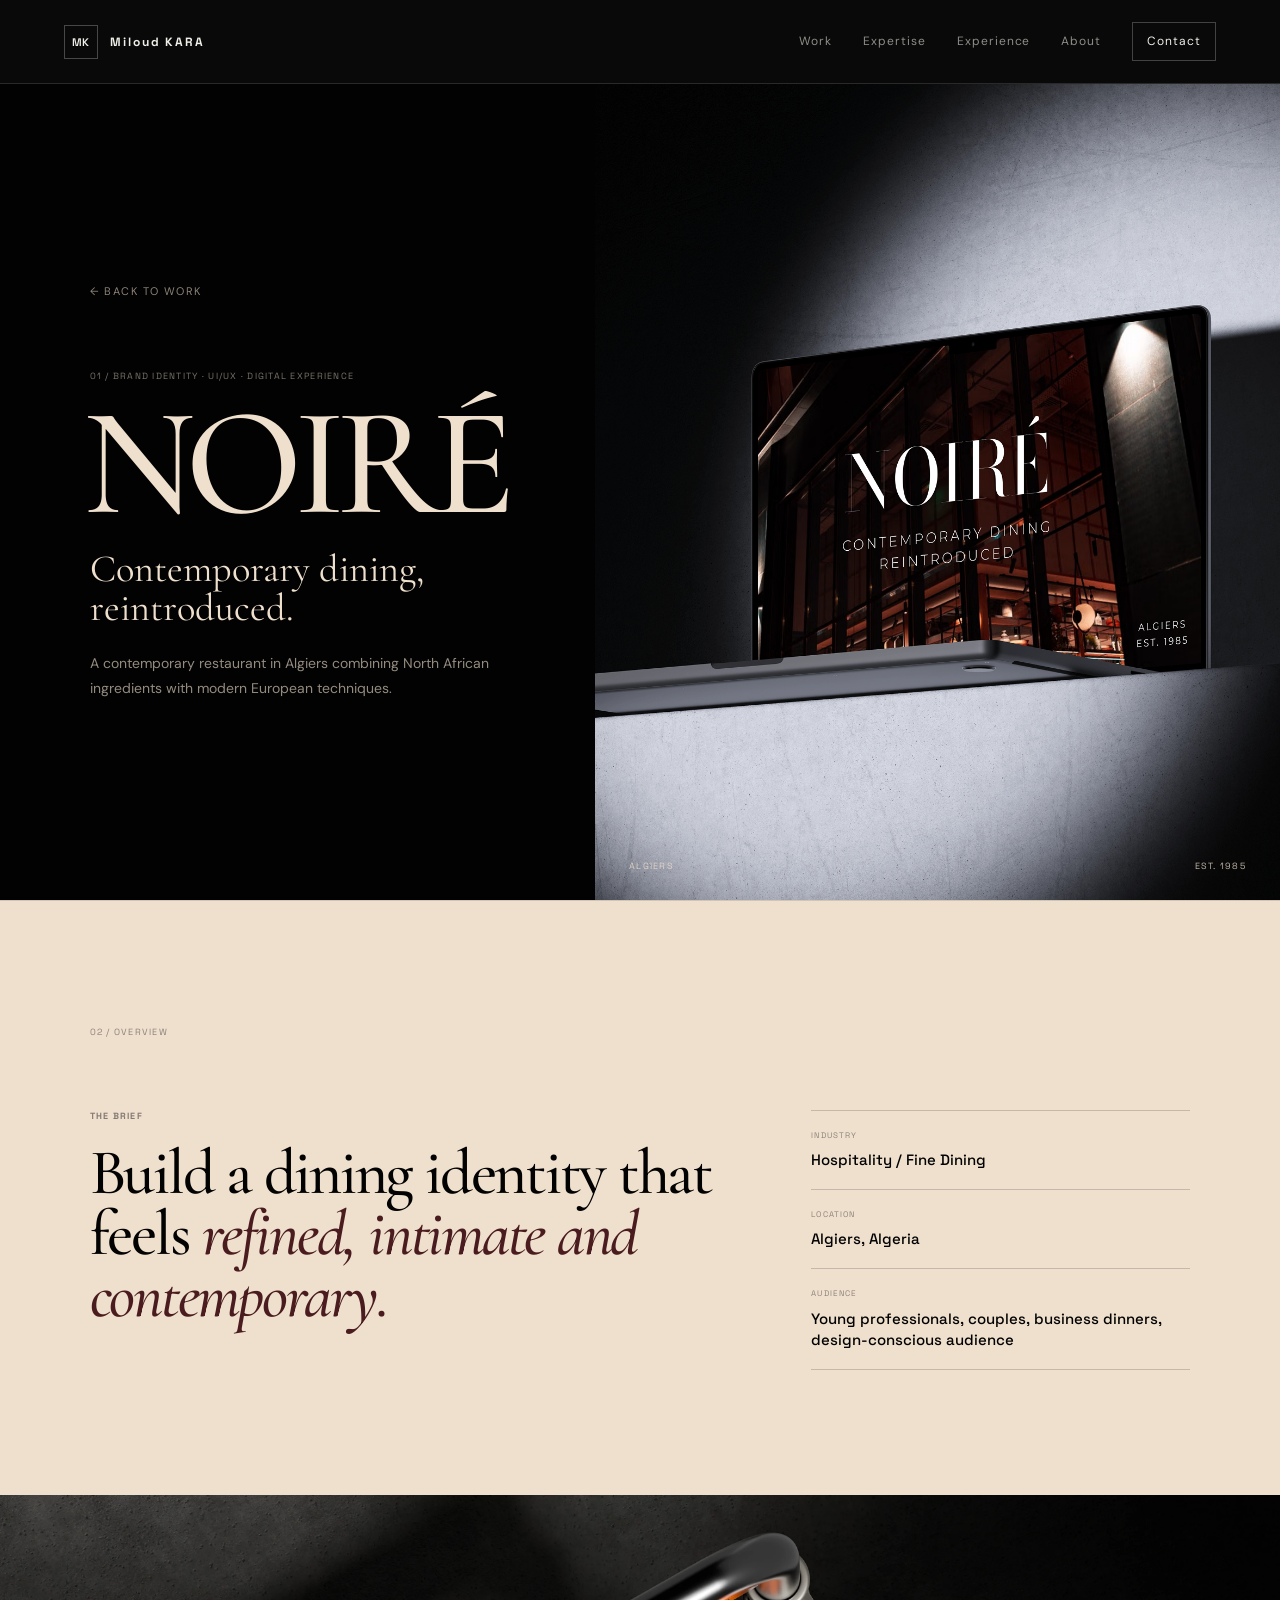
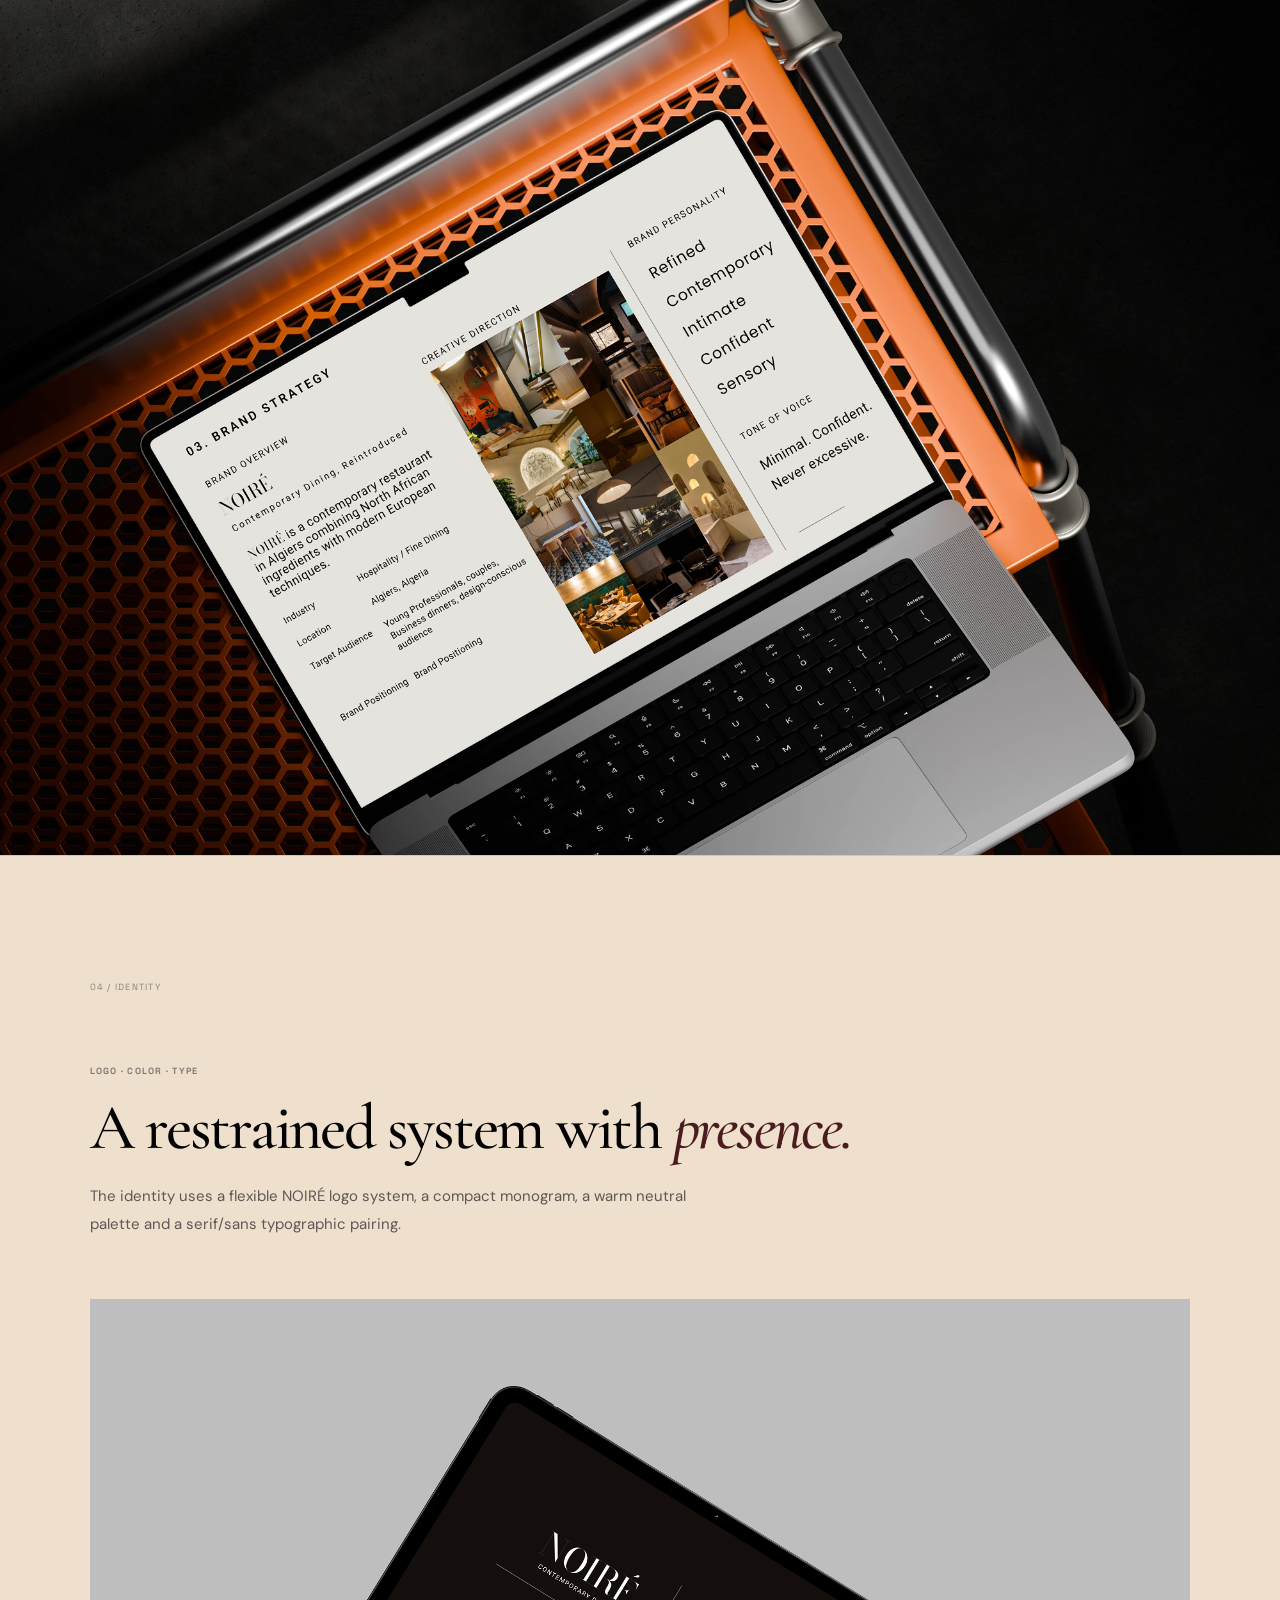
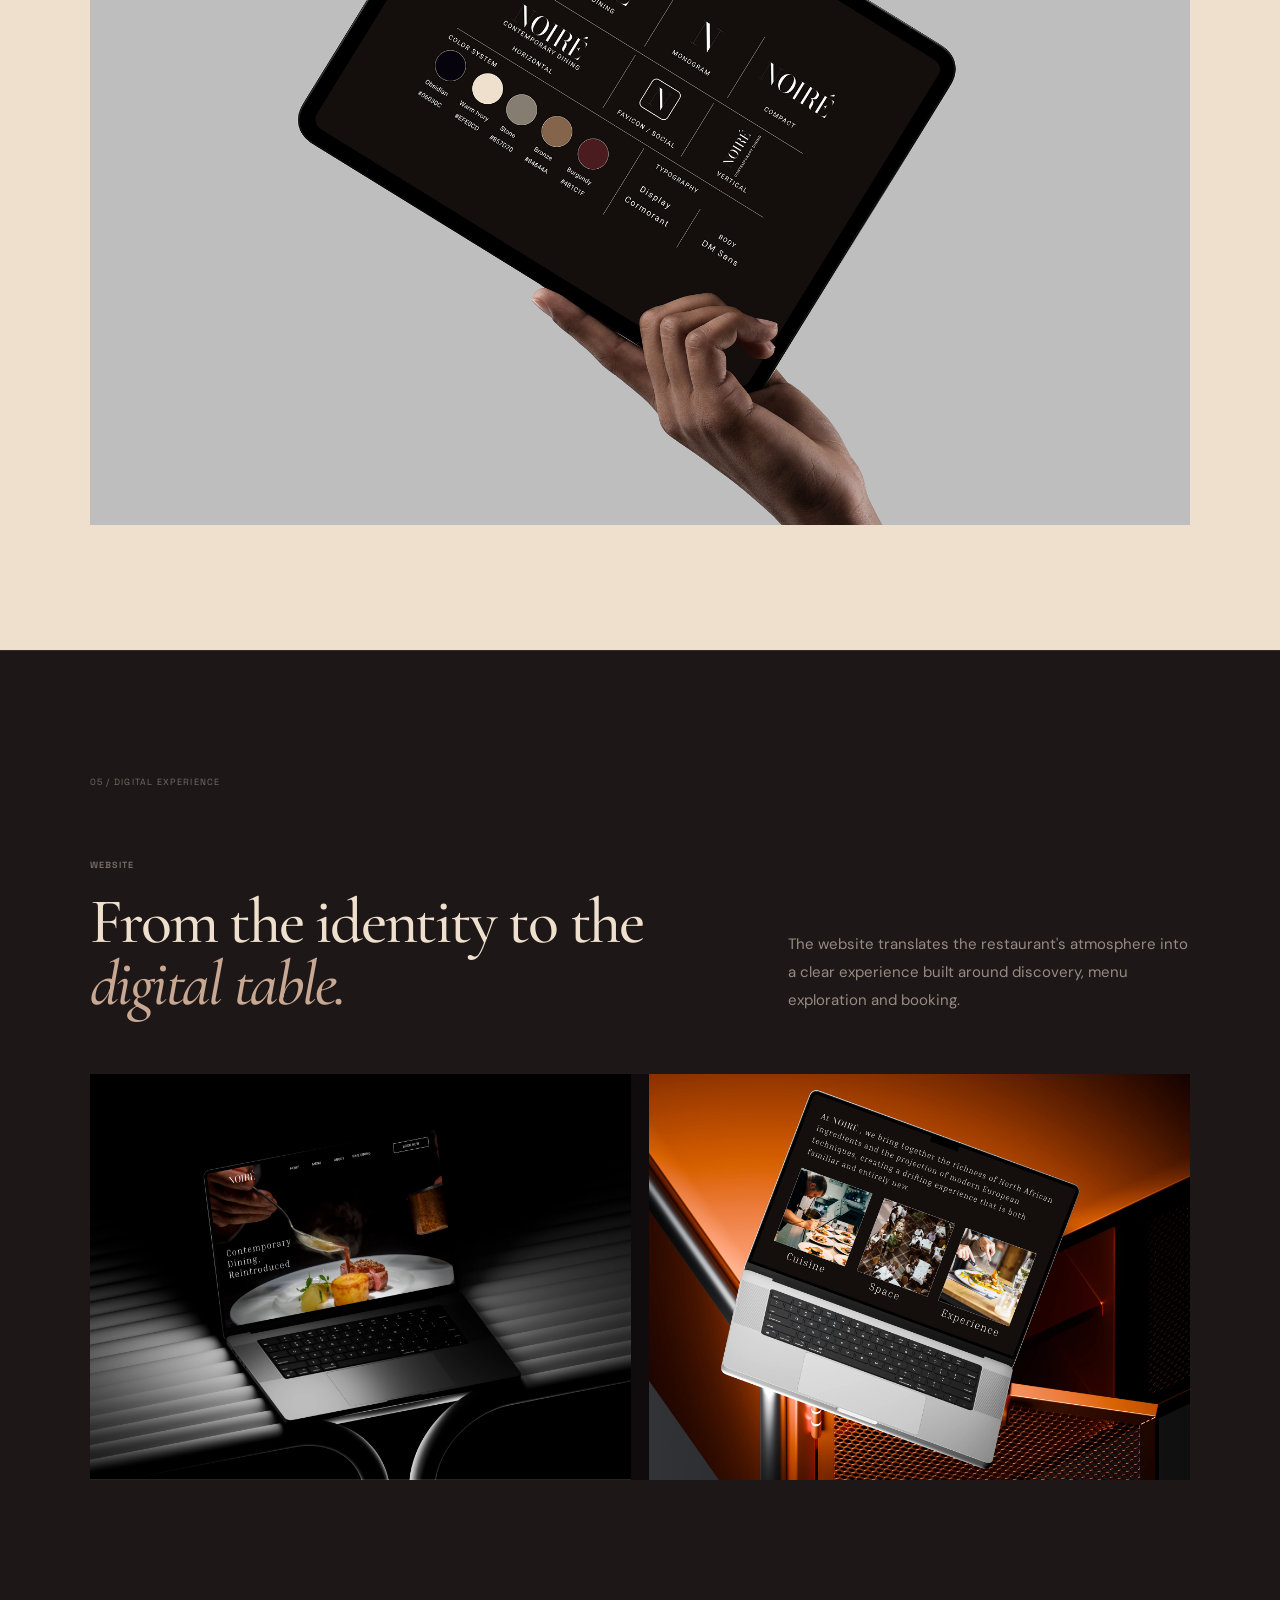
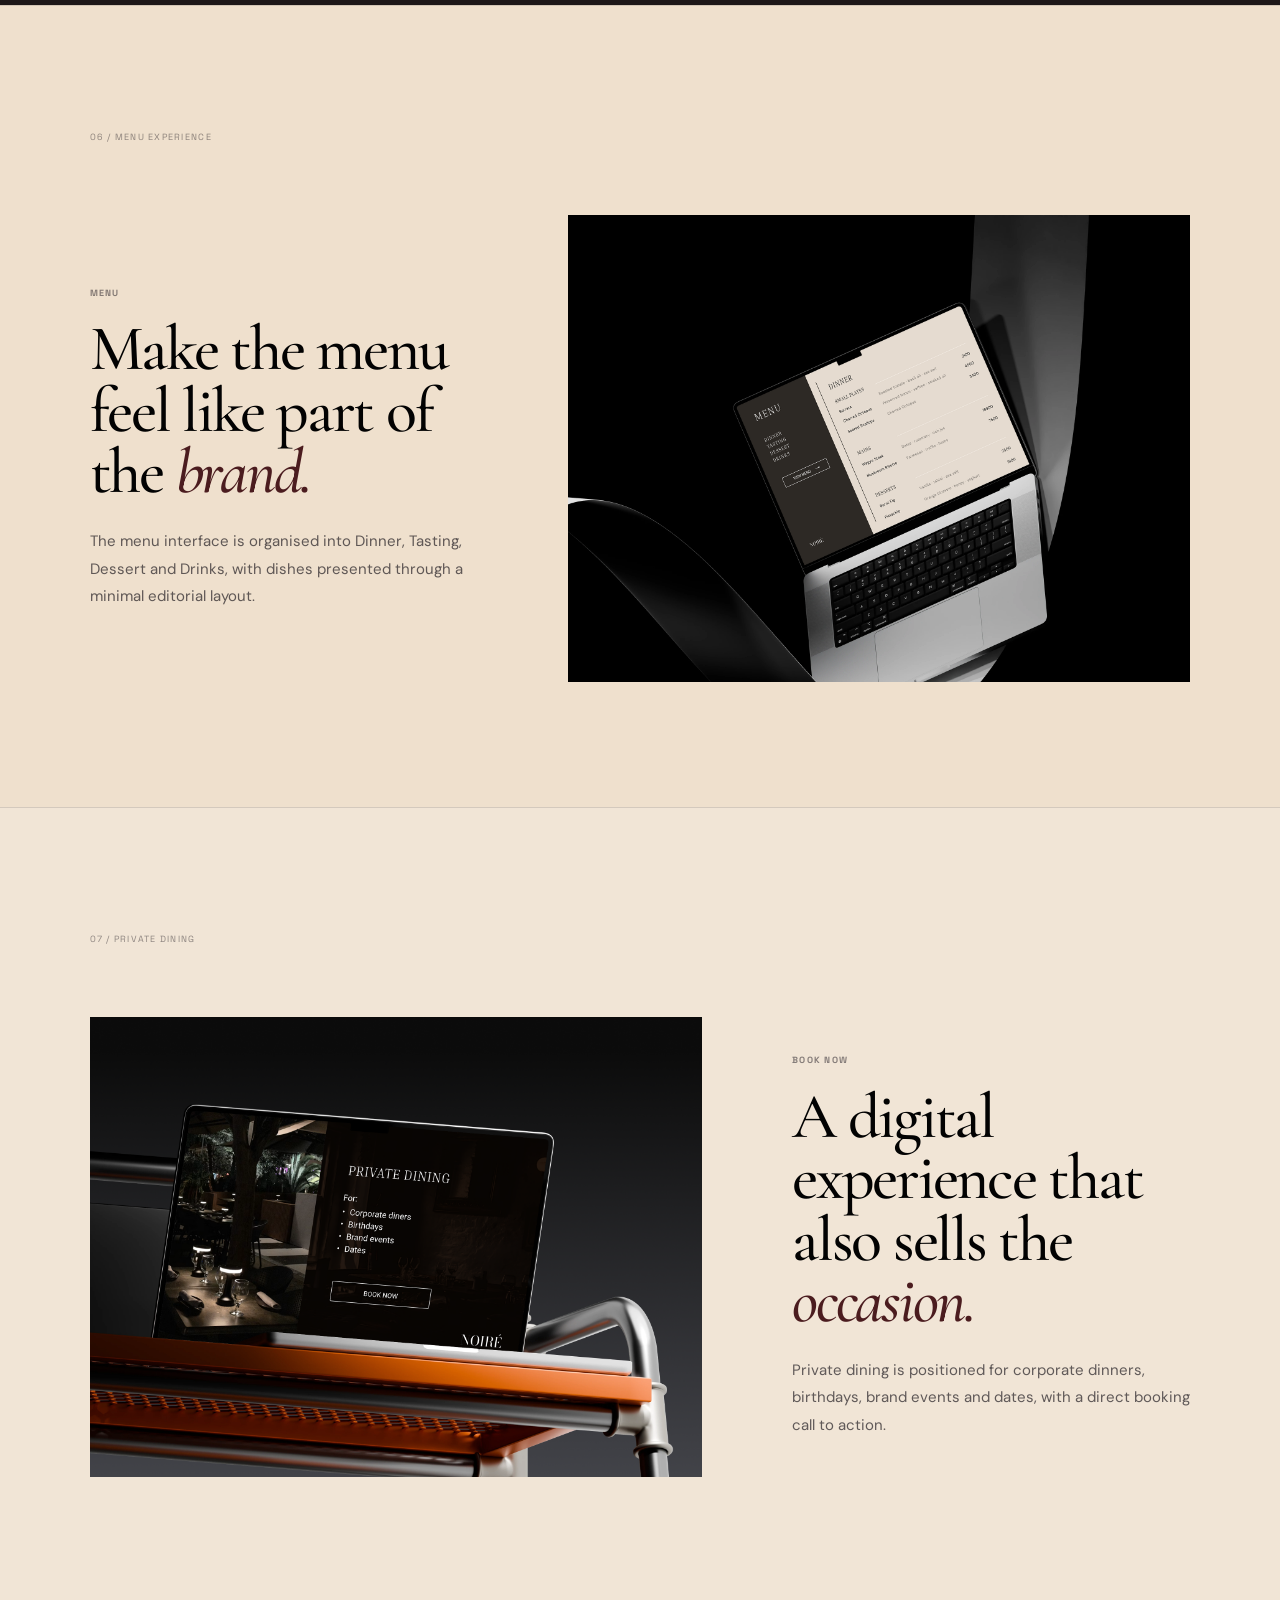
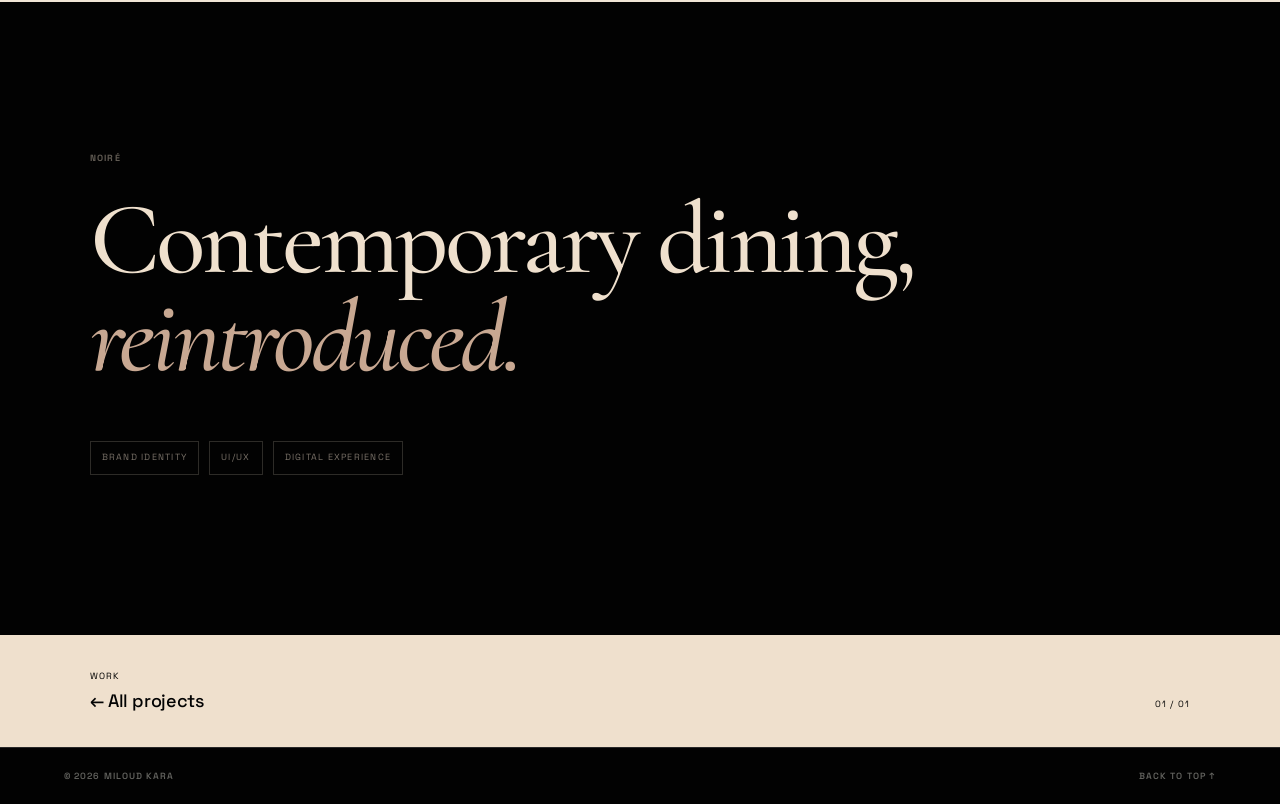
<file: noire.html>
<!DOCTYPE html>
<html lang="en">
<head>
  <meta charset="UTF-8">
  <meta name="viewport" content="width=device-width, initial-scale=1.0">
  <meta name="description" content="NOIRÉ — Brand identity and digital experience case study by Miloud Kara.">
  <title>NOIRÉ — Miloud Kara</title>
  <link rel="preconnect" href="https://fonts.googleapis.com">
  <link rel="preconnect" href="https://fonts.gstatic.com" crossorigin>
  <link href="https://fonts.googleapis.com/css2?family=DM+Sans:wght@400;500;600;700&family=Space+Grotesk:wght@400;500;600;700&family=Cormorant+Garamond:wght@400;500;600&display=swap" rel="stylesheet">
  <link rel="stylesheet" href="style.css">
  <link rel="stylesheet" href="noire.css">
  <link rel="icon" type="image/png" href="/images/favicon-black.png">
</head>
<body class="noire-page">
  <div class="cursor-glow" aria-hidden="true"></div>

  <header class="site-header" id="top">
    <a class="brand" href="index.html#top" aria-label="Miloud Kara home">
      <span class="brand-mark">MK</span>
      <span class="brand-name">Miloud KARA</span>
    </a>

    <button class="nav-toggle" aria-label="Toggle navigation" aria-expanded="false">
      <span></span><span></span>
    </button>

    <nav class="nav" aria-label="Primary navigation">
      <a href="index.html#work">Work</a>
      <a href="index.html#expertise">Expertise</a>
      <a href="index.html#experience">Experience</a>
      <a href="index.html#about">About</a>
      <a href="index.html#contact" class="nav-cta">Contact</a>
    </nav>
  </header>

  <main class="noire-shell">
    <section class="noire-hero">
      <div class="noire-hero-copy reveal">
        <a class="case-back" href="index.html#work">← Back to work</a>
        <p class="noire-eyebrow">01 / BRAND IDENTITY · UI/UX · DIGITAL EXPERIENCE</p>
        <h1>NOIRÉ</h1>
        <p class="noire-tagline">Contemporary dining, reintroduced.</p>
        <p class="noire-hero-text">A contemporary restaurant in Algiers combining North African ingredients with modern European techniques.</p>
      </div>
      <div class="noire-hero-art reveal">
        <img src="noire-assets/1.png" alt="NOIRÉ cover visual showing the restaurant brand in an evening dining environment">
        <div class="noire-hero-caption"><span>ALGIERS</span><span>EST. 1985</span></div>
      </div>
    </section>

    <section class="noire-section noire-overview reveal">
      <div class="noire-section-label">02 / OVERVIEW</div>
      <div class="noire-overview-grid">
        <div>
          <p class="noire-kicker">THE BRIEF</p>
          <h2>Build a dining identity that feels <em>refined, intimate and contemporary.</em></h2>
        </div>
        <div class="noire-facts">
          <div><span>Industry</span><strong>Hospitality / Fine Dining</strong></div>
          <div><span>Location</span><strong>Algiers, Algeria</strong></div>
          <div><span>Audience</span><strong>Young professionals, couples, business dinners, design-conscious audience</strong></div>
        </div>
      </div>
    </section>

    <section class="noire-visual-section noire-dark reveal">
      <div class="noire-visual-wrap">
        <img src="noire-assets/2.png" alt="NOIRÉ brand strategy board from the project PDF">
      </div>
    </section>

    <section class="noire-section noire-identity reveal">
      <div class="noire-section-label">04 / IDENTITY</div>
      <div class="noire-section-intro">
        <p class="noire-kicker">LOGO · COLOR · TYPE</p>
        <h2>A restrained system with <em>presence.</em></h2>
        <p>The identity uses a flexible NOIRÉ logo system, a compact monogram, a warm neutral palette and a serif/sans typographic pairing.</p>
      </div>
      <div class="noire-visual-wrap identity-board">
        <img src="noire-assets/3.png" alt="NOIRÉ logo system, color system and typography board">
      </div>
    </section>

    <section class="noire-section noire-digital reveal">
      <div class="noire-section-label">05 / DIGITAL EXPERIENCE</div>
      <div class="noire-digital-head">
        <div>
          <p class="noire-kicker">WEBSITE</p>
          <h2>From the identity to the <em>digital table.</em></h2>
        </div>
        <p>The website translates the restaurant's atmosphere into a clear experience built around discovery, menu exploration and booking.</p>
      </div>
      <div class="noire-visual-wrap digital-board">
        <img src="noire-assets/4.png" alt="NOIRÉ website homepage and visual experience screens">
        <img src="noire-assets/6.png" alt="NOIRÉ private dining section with booking call to action">
      </div>
    </section>

    <section class="noire-section noire-menu reveal">
      <div class="noire-section-label">06 / MENU EXPERIENCE</div>
      <div class="noire-menu-grid">
        <div>
          <p class="noire-kicker">MENU</p>
          <h2>Make the menu feel like part of the <em>brand.</em></h2>
          <p>The menu interface is organised into Dinner, Tasting, Dessert and Drinks, with dishes presented through a minimal editorial layout.</p>
        </div>
        <div class="noire-visual-wrap">
          <img src="noire-assets/7.png" alt="NOIRÉ website menu design showing dinner categories and dishes">
        </div>
      </div>
    </section>

    <section class="noire-section noire-private reveal">
      <div class="noire-section-label">07 / PRIVATE DINING</div>
      <div class="noire-private-grid">
        <div class="noire-visual-wrap">
          <img src="noire-assets/8.png" alt="NOIRÉ private dining section with booking call to action">
        </div>
        <div>
          <p class="noire-kicker">BOOK NOW</p>
          <h2>A digital experience that also sells the <em>occasion.</em></h2>
          <p>Private dining is positioned for corporate dinners, birthdays, brand events and dates, with a direct booking call to action.</p>
        </div>
      </div>
    </section>

    <section class="noire-closing reveal">
      <div class="noire-closing-inner">
        <p class="noire-kicker">NOIRÉ</p>
        <h2>Contemporary dining,<br><em>reintroduced.</em></h2>
        <div class="noire-closing-meta">
          <span>Brand Identity</span>
          <span>UI/UX</span>
          <span>Digital Experience</span>
        </div>
      </div>
    </section>

    <nav class="case-next" aria-label="Project navigation">
      <a href="index.html#work"><span>WORK</span><strong>← All projects</strong></a>
      <span>01 / 01</span>
    </nav>
  </main>

  <footer class="site-footer">
    <span>© <span id="year"></span> MILOUD KARA</span>
    <a href="#top">BACK TO TOP ↑</a>
  </footer>

  <script src="script.js"></script>
</body>
</html>
</file>
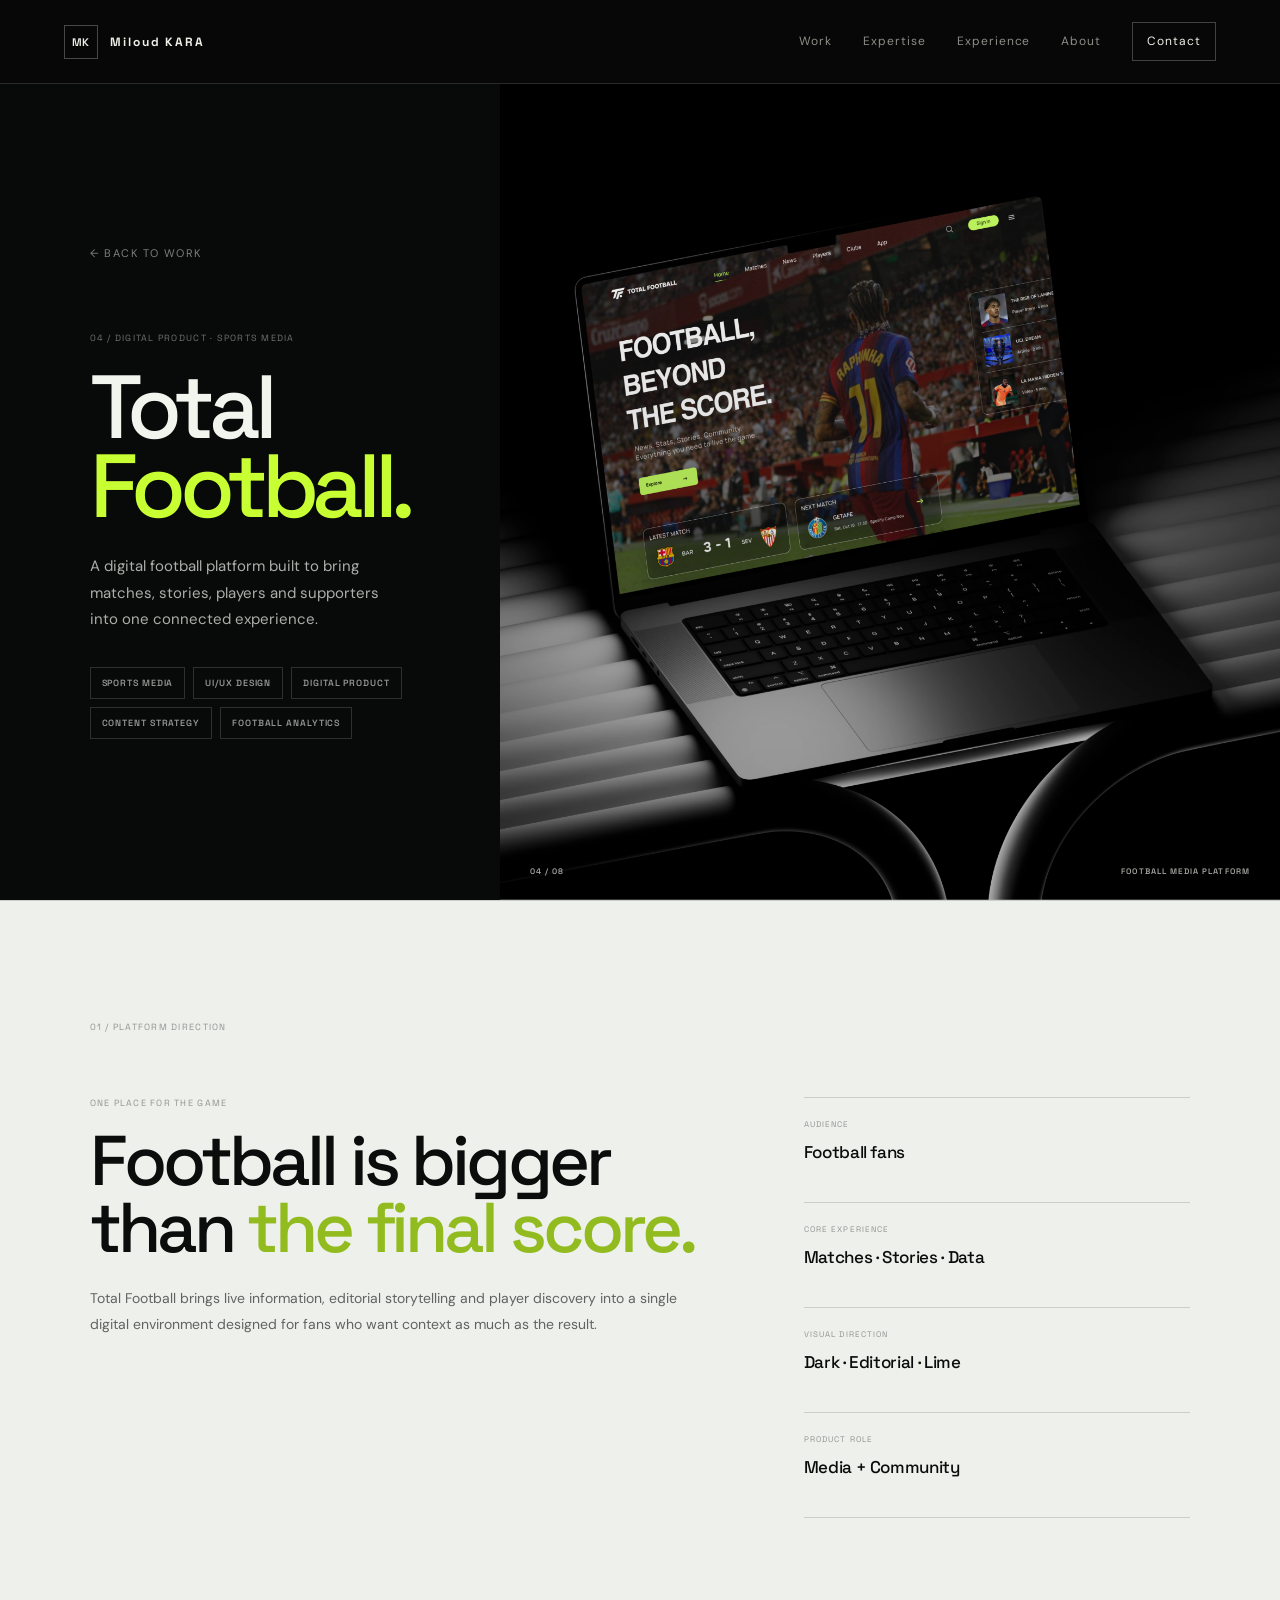
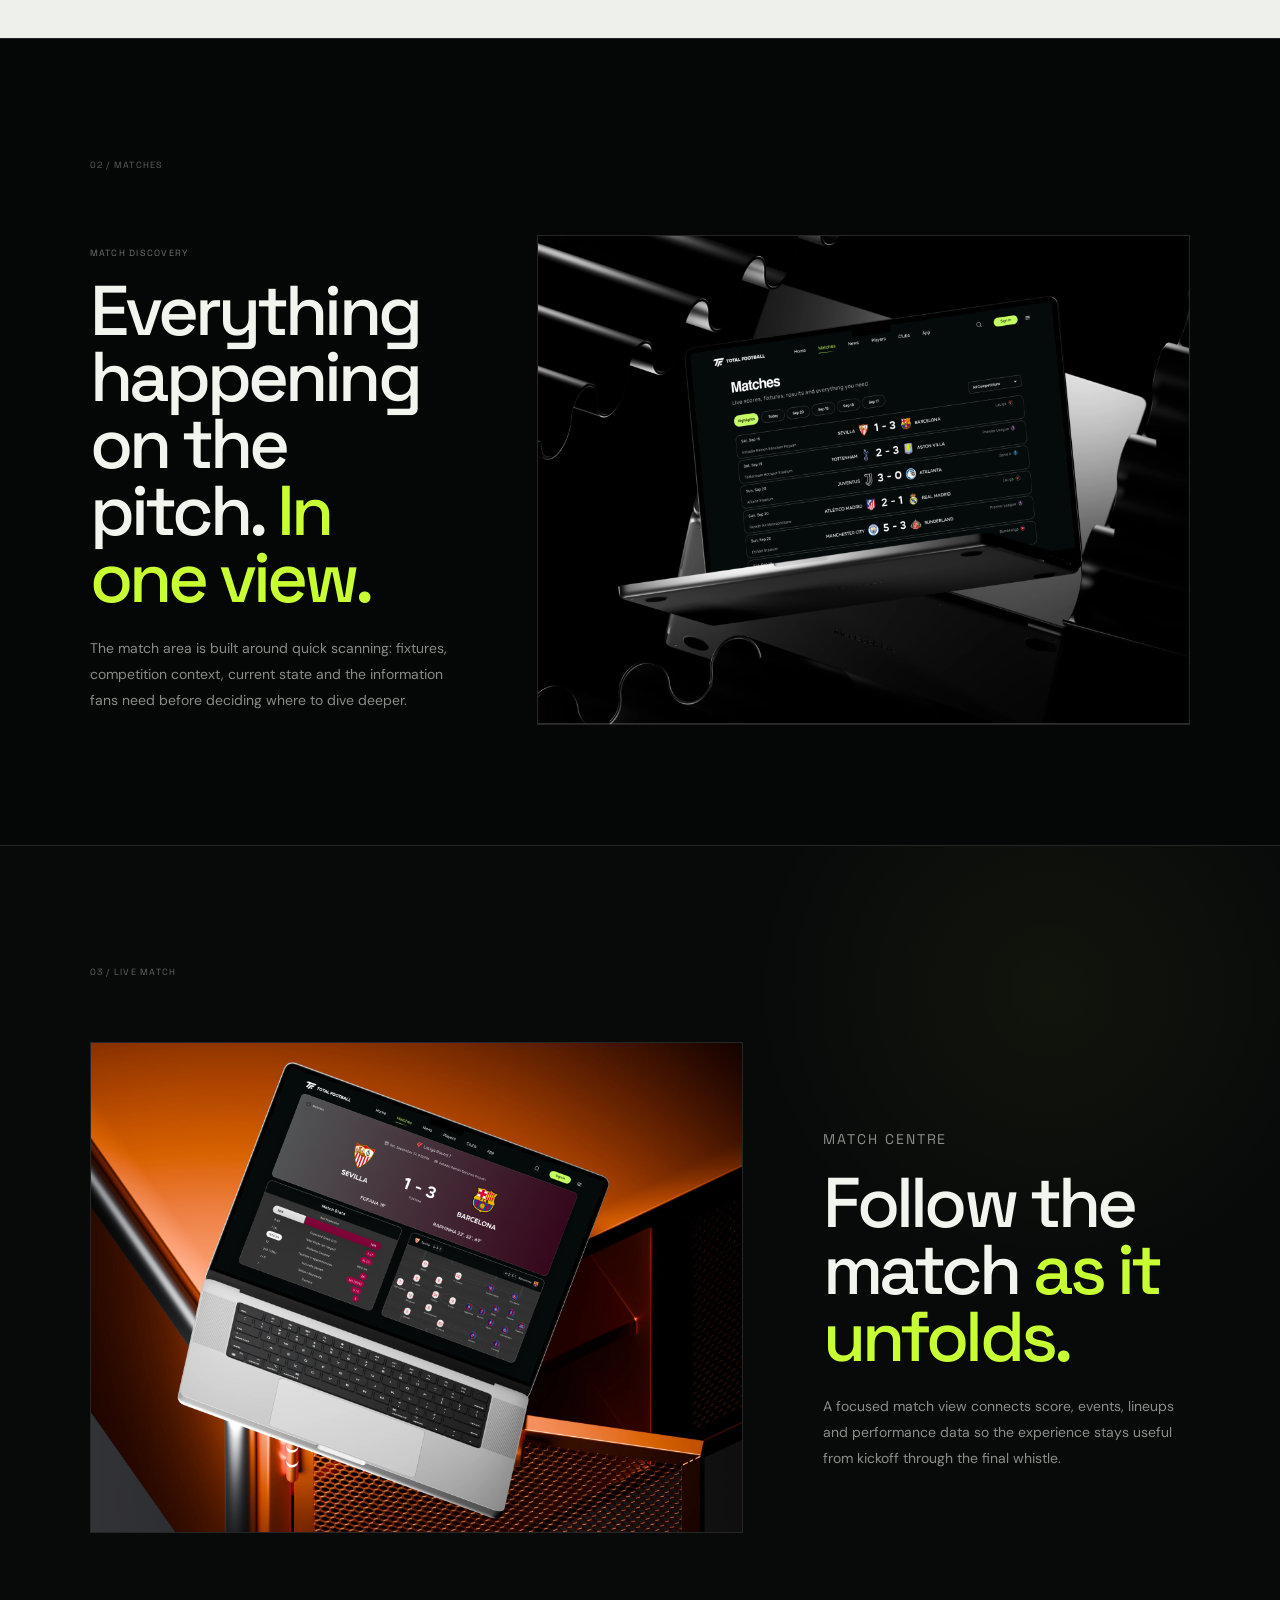
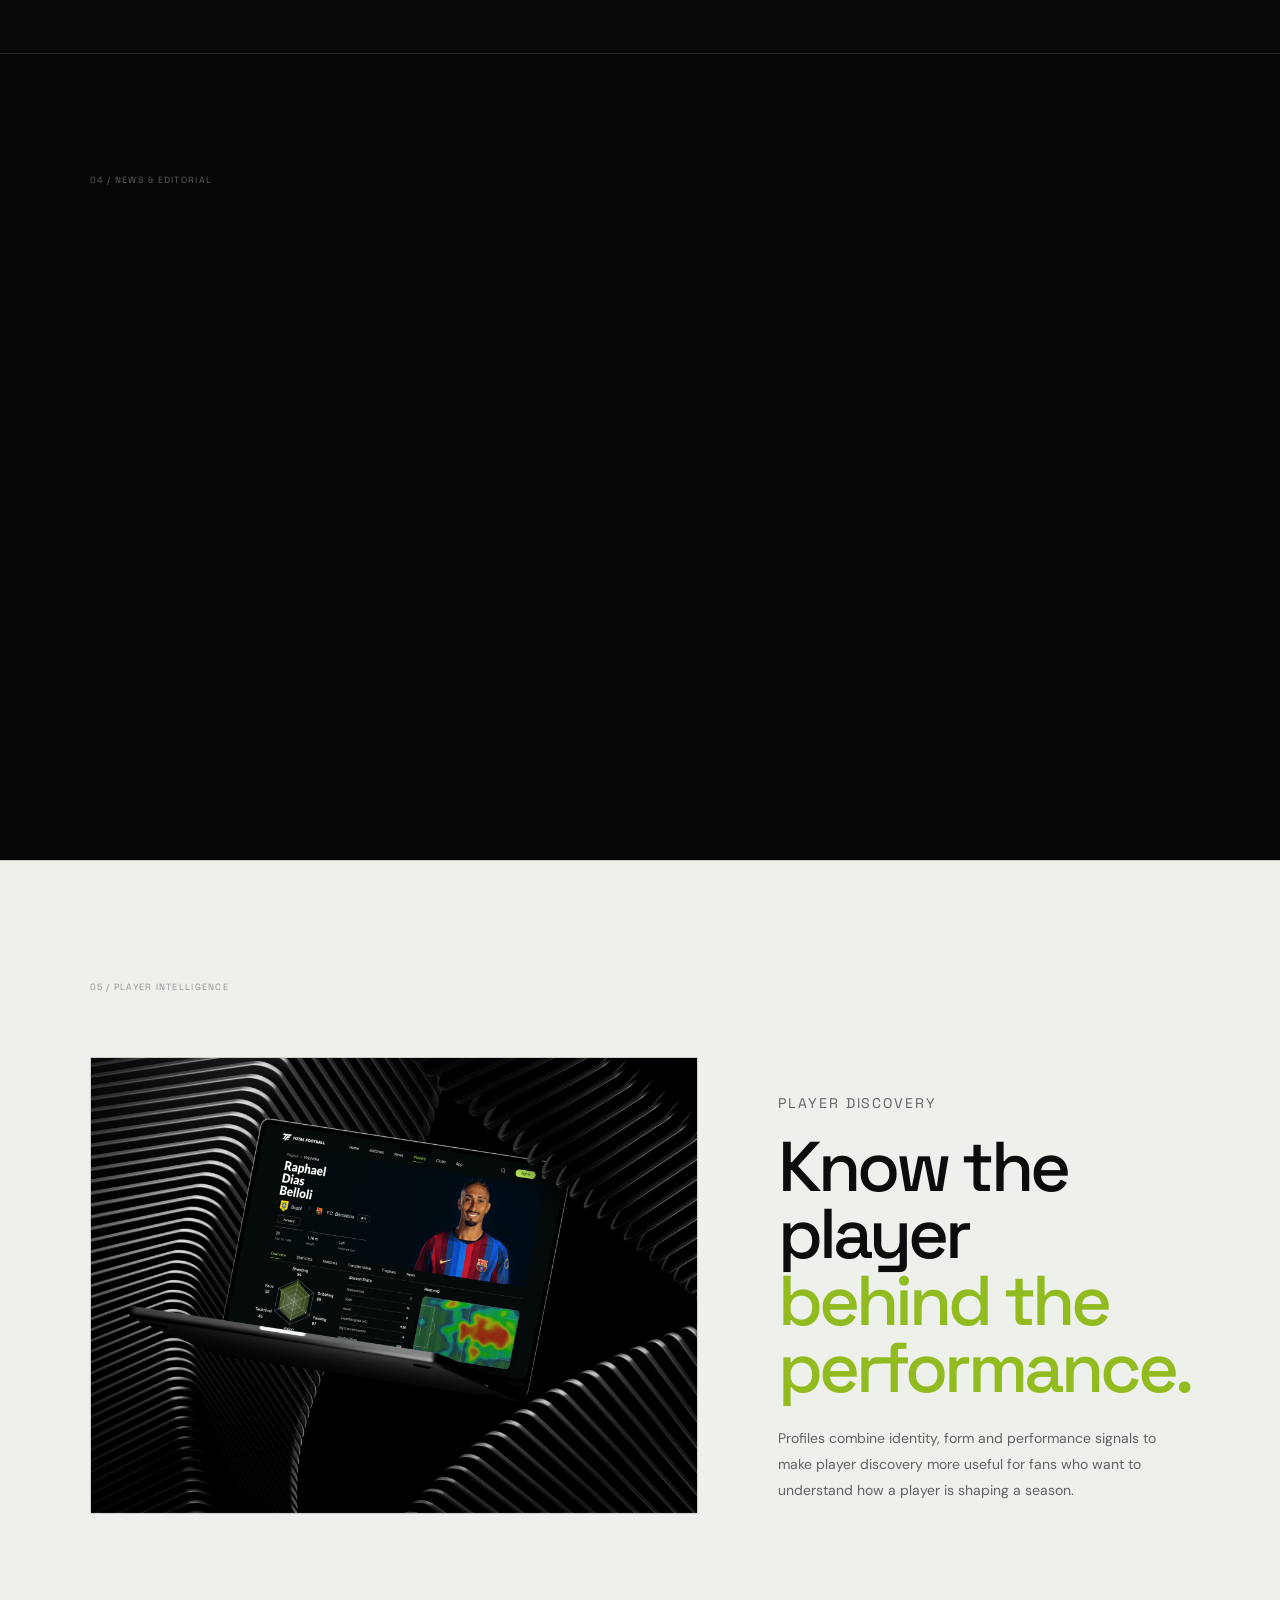
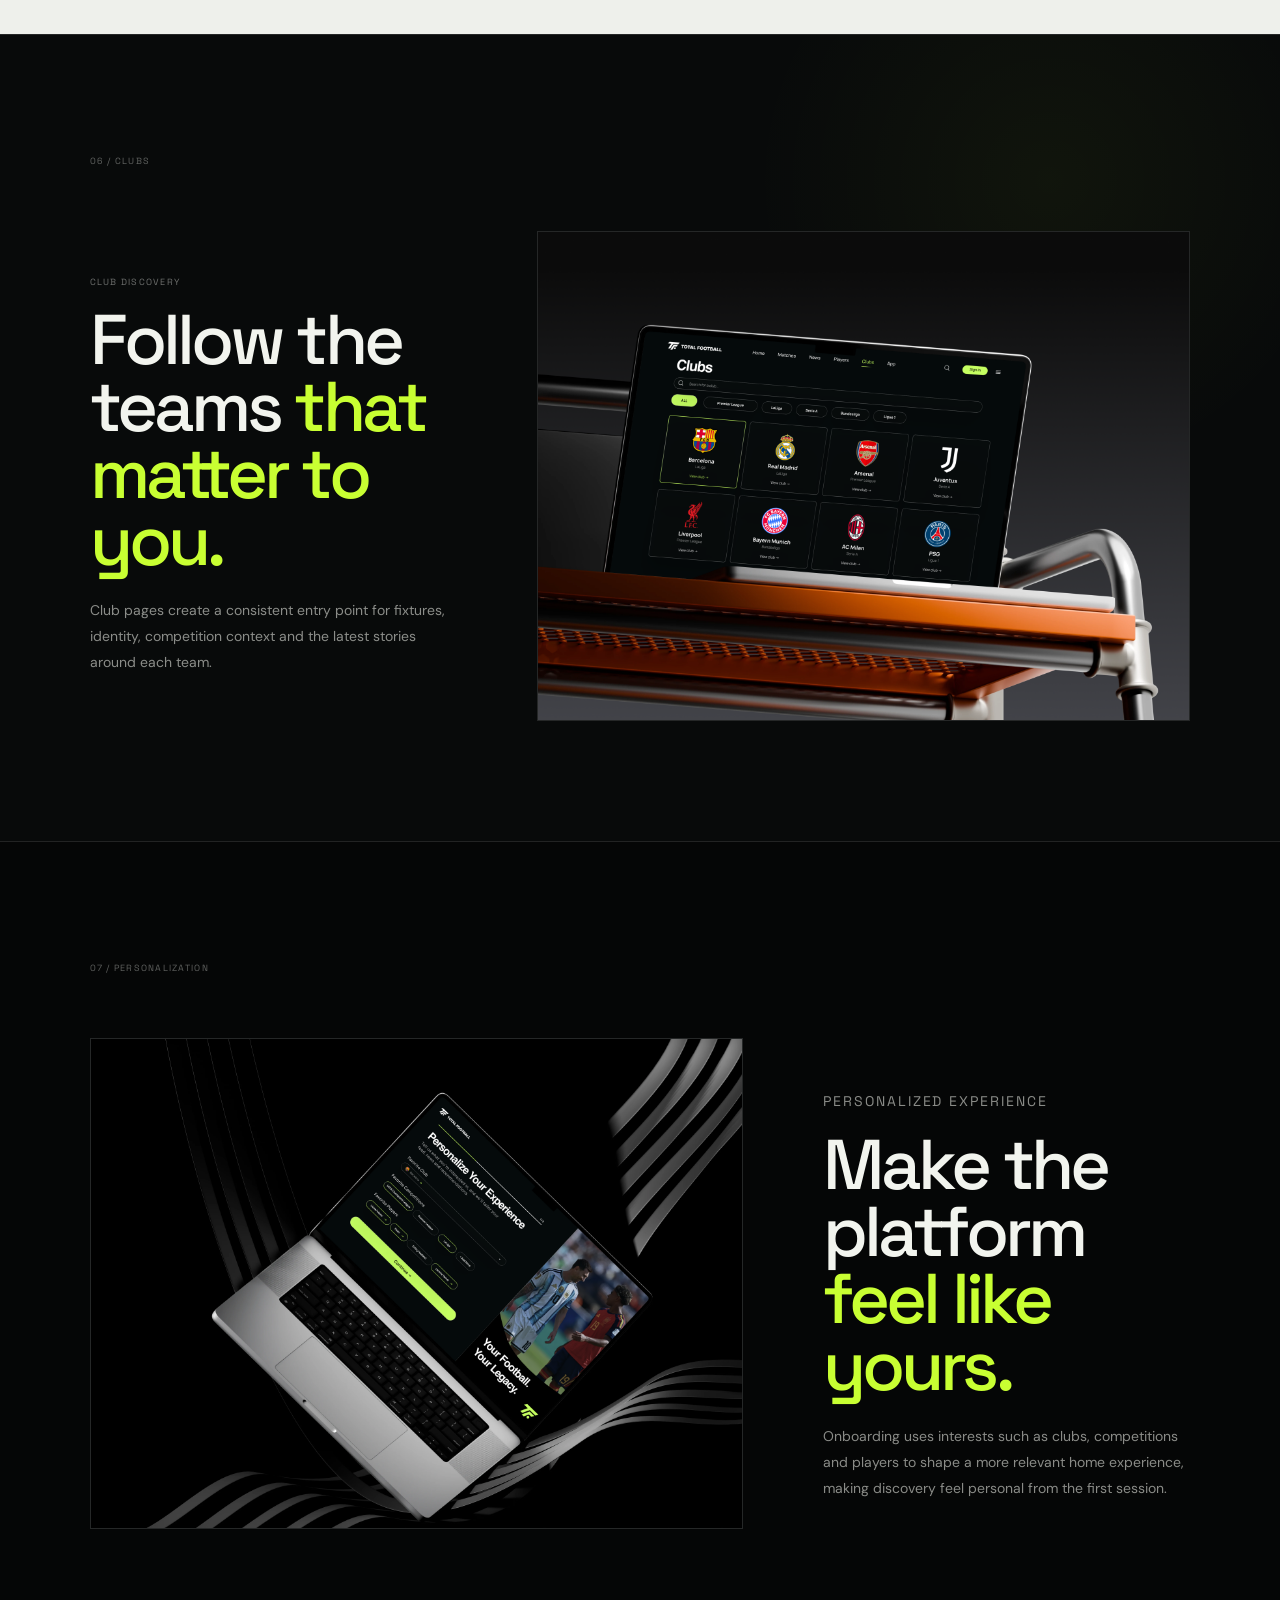
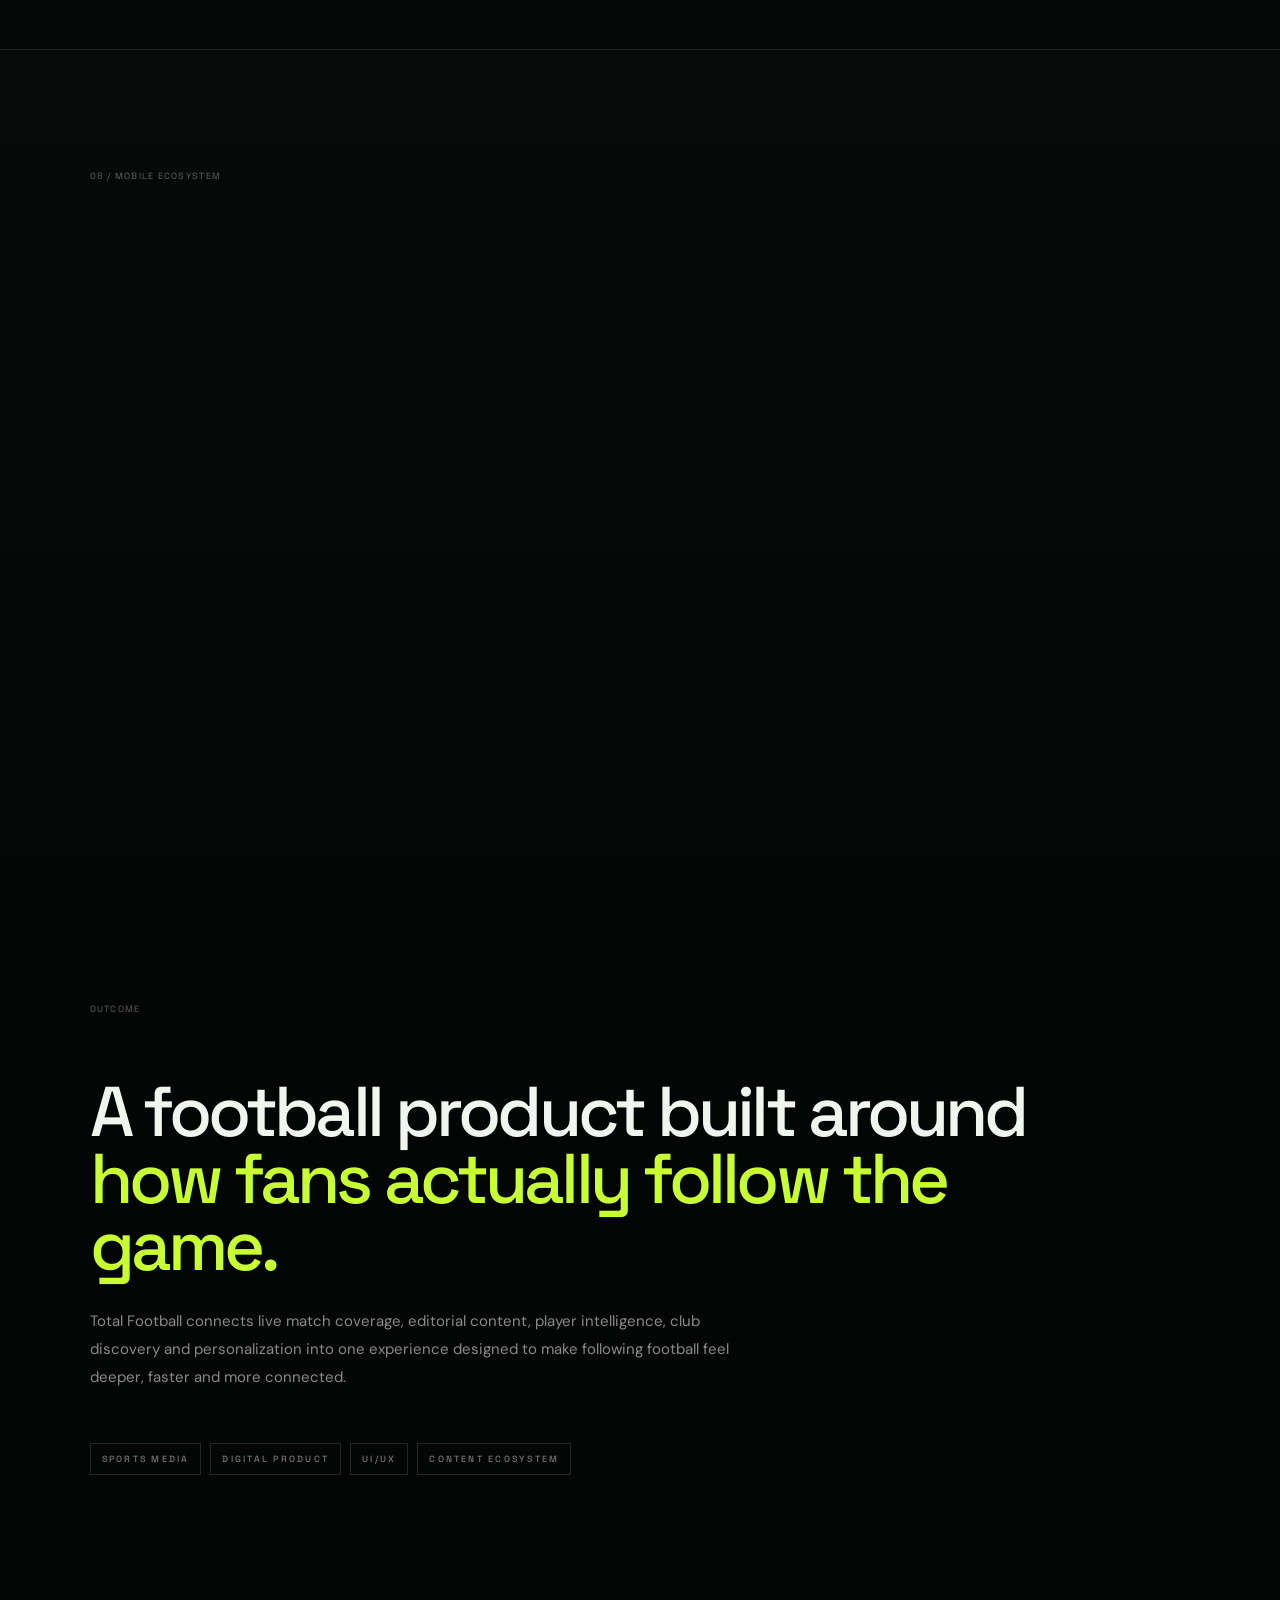
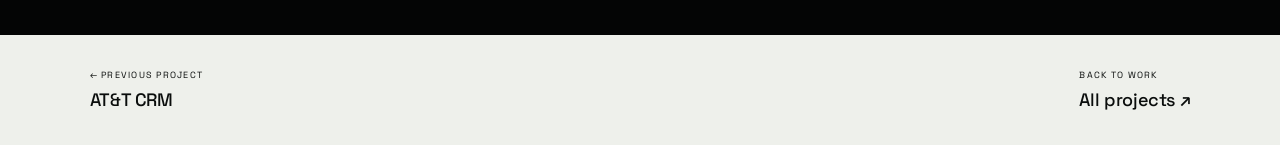
<file: total-football.html>
<!DOCTYPE html>
<html lang="en">
<head>
  <meta charset="UTF-8">
  <meta name="viewport" content="width=device-width, initial-scale=1.0">
  <meta name="description" content="Total Football — Digital football media platform and product design case study by Miloud Kara.">
  <title>Total Football — Miloud Kara</title>
  <link rel="preconnect" href="https://fonts.googleapis.com">
  <link rel="preconnect" href="https://fonts.gstatic.com" crossorigin>
  <link href="https://fonts.googleapis.com/css2?family=DM+Sans:wght@400;500;600;700&family=Space+Grotesk:wght@400;500;600;700&display=swap" rel="stylesheet">
  <link rel="stylesheet" href="style.css">
  <link rel="stylesheet" href="total-football.css">
  <link rel="icon" type="image/png" href="/images/favicon-black.png">
</head>
<body class="tf-page">
  <div class="cursor-glow" aria-hidden="true"></div>

  <header class="site-header" id="top">
    <a class="brand" href="index.html#top" aria-label="Miloud Kara home">
      <span class="brand-mark">MK</span>
      <span class="brand-name">Miloud KARA</span>
    </a>

    <button class="nav-toggle" aria-label="Toggle navigation" aria-expanded="false">
      <span></span><span></span>
    </button>

    <nav class="nav" aria-label="Primary navigation">
      <a href="index.html#work">Work</a>
      <a href="index.html#expertise">Expertise</a>
      <a href="index.html#experience">Experience</a>
      <a href="index.html#about">About</a>
      <a href="index.html#contact" class="nav-cta">Contact</a>
    </nav>
  </header>

  <main class="tf-shell">
    <section class="tf-hero">
      <div class="tf-hero-copy reveal">
        <a class="tf-back" href="index.html#work">← Back to work</a>
        <p class="tf-eyebrow">04 / DIGITAL PRODUCT · SPORTS MEDIA</p>
        <h1>Total<br><span>Football.</span></h1>
        <p class="tf-tagline">A digital football platform built to bring matches, stories, players and supporters into one connected experience.</p>
        <div class="tf-tags">
          <span>Sports Media</span>
          <span>UI/UX Design</span>
          <span>Digital Product</span>
          <span>Content Strategy</span>
          <span>Football Analytics</span>
        </div>
      </div>

      <div class="tf-hero-art reveal">
        <img src="total-football-assets/Mockup 1.png" alt="Total Football homepage concept displayed on a laptop">
        <div class="tf-caption"><span>04 / 08</span><span>FOOTBALL MEDIA PLATFORM</span></div>
      </div>
    </section>

    <section class="tf-section tf-section-light">
      <div class="tf-section-label">01 / PLATFORM DIRECTION</div>
      <div class="tf-story reveal">
        <div>
          <p class="tf-kicker">ONE PLACE FOR THE GAME</p>
          <h2>Football is bigger than <span>the final score.</span></h2>
          <p>Total Football brings live information, editorial storytelling and player discovery into a single digital environment designed for fans who want context as much as the result.</p>
        </div>
        <div class="tf-facts">
          <div><span>Audience</span><strong>Football fans</strong></div>
          <div><span>Core experience</span><strong>Matches · Stories · Data</strong></div>
          <div><span>Visual direction</span><strong>Dark · Editorial · Lime</strong></div>
          <div><span>Product role</span><strong>Media + Community</strong></div>
        </div>
      </div>
    </section>

    <section class="tf-section">
      <div class="tf-section-label">02 / MATCHES</div>
      <div class="tf-feature reveal">
        <div>
          <p class="tf-kicker">MATCH DISCOVERY</p>
          <h2>Everything happening on the pitch. <span>In one view.</span></h2>
          <p>The match area is built around quick scanning: fixtures, competition context, current state and the information fans need before deciding where to dive deeper.</p>
        </div>
        <div class="tf-art"><img src="total-football-assets/Mockup 2.png" alt="Total Football matches interface displayed on a laptop"></div>
      </div>
    </section>

    <section class="tf-section tf-section-accent">
      <div class="tf-section-label">03 / LIVE MATCH</div>
      <div class="tf-feature tf-feature-reverse reveal">
        <div class="tf-art"><img src="total-football-assets/Mockup 3.png" alt="Total Football live match centre interface displayed on a laptop"></div>
        <div>
          <p class="tf-kicker">MATCH CENTRE</p>
          <h2>Follow the match <span>as it unfolds.</span></h2>
          <p>A focused match view connects score, events, lineups and performance data so the experience stays useful from kickoff through the final whistle.</p>
        </div>
      </div>
    </section>

    <section class="tf-section">
      <div class="tf-section-label">04 / NEWS & EDITORIAL</div>
      <div class="tf-feature reveal">
        <div>
          <p class="tf-kicker">EDITORIAL LAYER</p>
          <h2>Stories that add <span>meaning to the numbers.</span></h2>
          <p>Editorial content gives the platform its voice, combining timely reporting with deeper stories, analysis and football culture beyond the live feed.</p>
        </div>
        <div class="tf-art"><img src="total-football-assets/Mockup 4.png" alt="Total Football editorial and news interface displayed on a laptop"></div>
      </div>
    </section>

    <section class="tf-section tf-section-light">
      <div class="tf-section-label">05 / PLAYER INTELLIGENCE</div>
      <div class="tf-feature tf-feature-reverse reveal">
        <div class="tf-art"><img src="total-football-assets/Mockup 5.png" alt="Total Football player profile and performance interface displayed on a laptop"></div>
        <div>
          <p class="tf-kicker">PLAYER DISCOVERY</p>
          <h2>Know the player <span>behind the performance.</span></h2>
          <p>Profiles combine identity, form and performance signals to make player discovery more useful for fans who want to understand how a player is shaping a season.</p>
        </div>
      </div>
    </section>

    <section class="tf-section tf-section-accent">
      <div class="tf-section-label">06 / CLUBS</div>
      <div class="tf-feature reveal">
        <div>
          <p class="tf-kicker">CLUB DISCOVERY</p>
          <h2>Follow the teams <span>that matter to you.</span></h2>
          <p>Club pages create a consistent entry point for fixtures, identity, competition context and the latest stories around each team.</p>
        </div>
        <div class="tf-art"><img src="total-football-assets/Mockup 6.png" alt="Total Football clubs directory interface displayed on a laptop"></div>
      </div>
    </section>

    <section class="tf-section">
      <div class="tf-section-label">07 / PERSONALIZATION</div>
      <div class="tf-feature tf-feature-reverse reveal">
        <div class="tf-art"><img src="total-football-assets/Mockup 7.png" alt="Total Football personalized onboarding experience displayed on a laptop"></div>
        <div>
          <p class="tf-kicker">PERSONALIZED EXPERIENCE</p>
          <h2>Make the platform <span>feel like yours.</span></h2>
          <p>Onboarding uses interests such as clubs, competitions and players to shape a more relevant home experience, making discovery feel personal from the first session.</p>
        </div>
      </div>
    </section>

    <section class="tf-section tf-section-mobile">
      <div class="tf-section-label">08 / MOBILE ECOSYSTEM</div>
      <div class="tf-feature reveal">
        <div>
          <p class="tf-kicker">FROM DESKTOP TO POCKET</p>
          <h2>The game stays with you <span>wherever you are.</span></h2>
          <p>The product extends into mobile through faster match access, compact updates and content built for fans who move between the web, notifications and the matchday moment.</p>
        </div>
        <div class="tf-art"><img src="total-football-assets/Mockup 8.png" alt="Total Football mobile experience presented across laptop and phone screens"></div>
      </div>
    </section>

    <section class="tf-closing">
      <div class="tf-section-label">OUTCOME</div>
      <div class="reveal">
        <h2>A football product built around <span>how fans actually follow the game.</span></h2>
        <p>Total Football connects live match coverage, editorial content, player intelligence, club discovery and personalization into one experience designed to make following football feel deeper, faster and more connected.</p>
        <div class="tf-meta">
          <span>Sports Media</span>
          <span>Digital Product</span>
          <span>UI/UX</span>
          <span>Content Ecosystem</span>
        </div>
      </div>
    </section>

    <div class="tf-next">
      <a href="att.html"><span>← Previous project</span><strong>AT&amp;T CRM</strong></a>
      <a href="index.html#work"><span>Back to work</span><strong>All projects ↗</strong></a>
    </div>
  </main>

  <script src="script.js"></script>
</body>
</html>
</file>
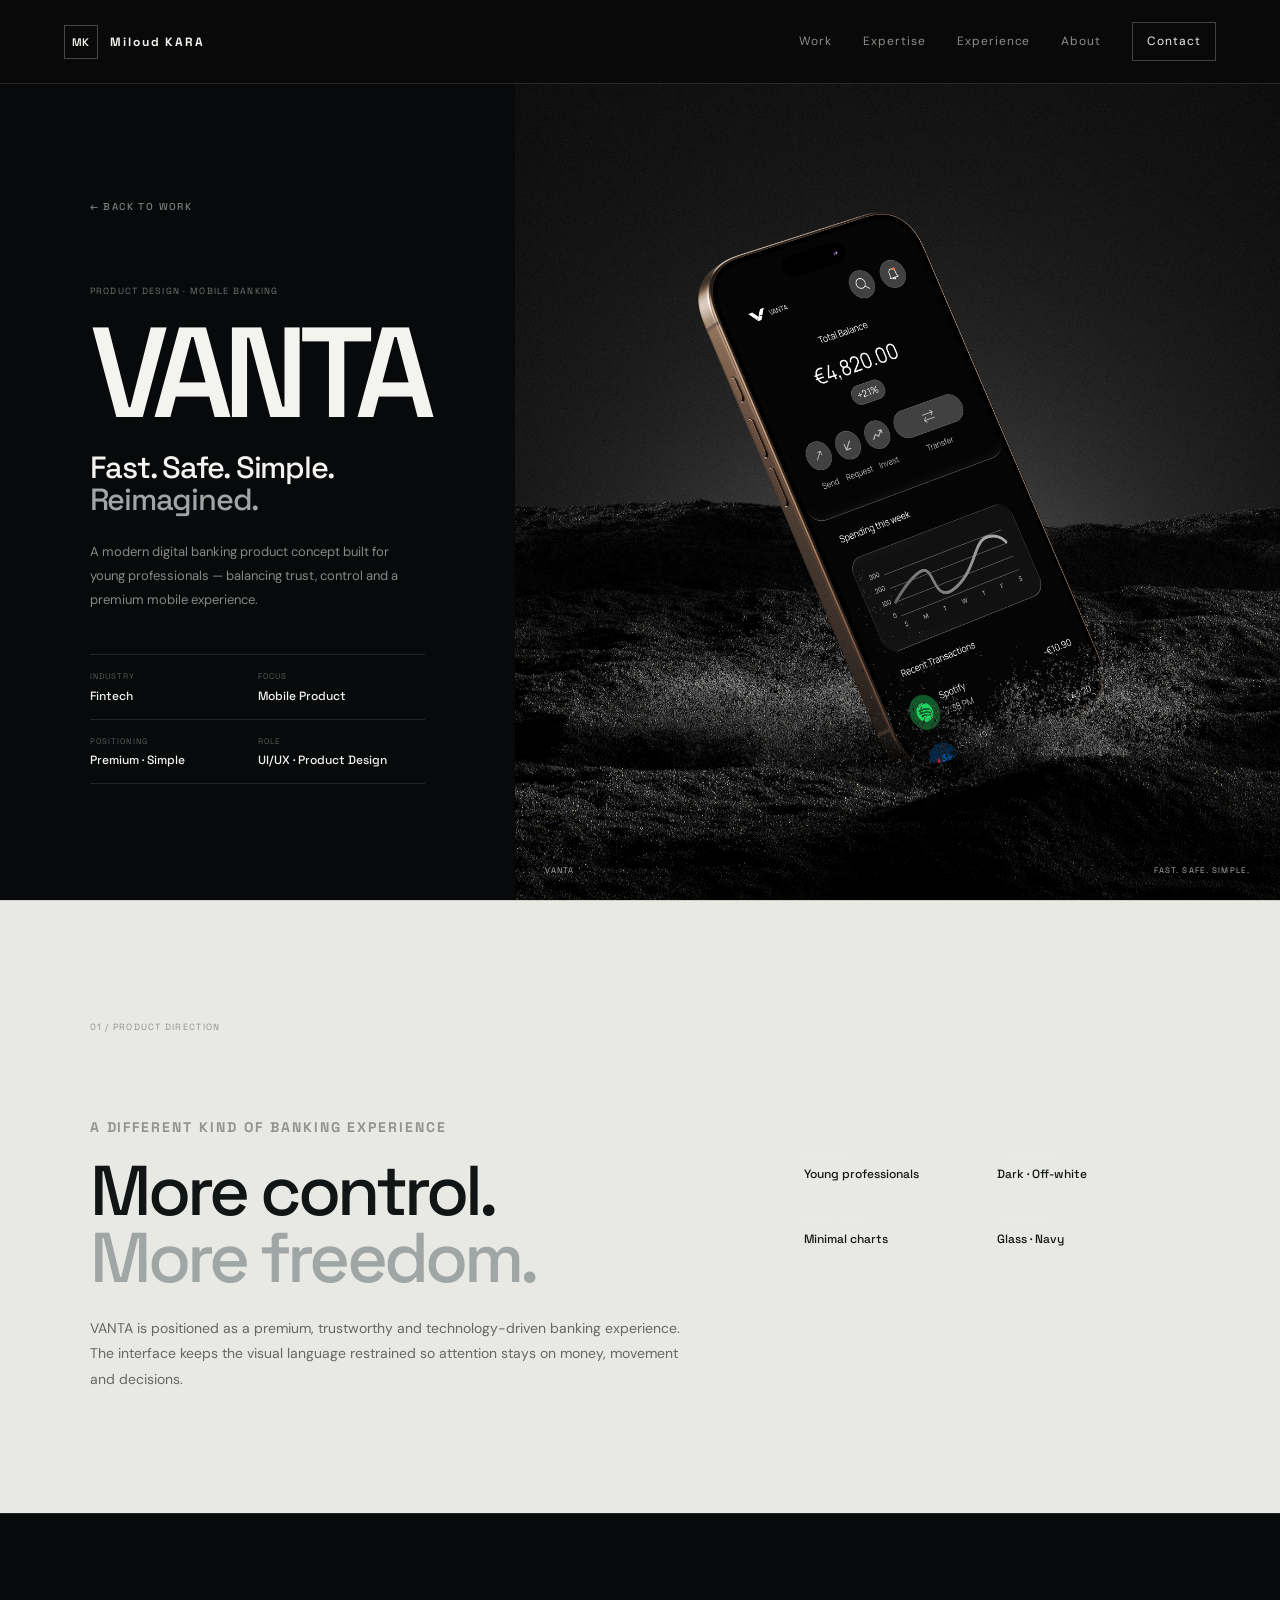
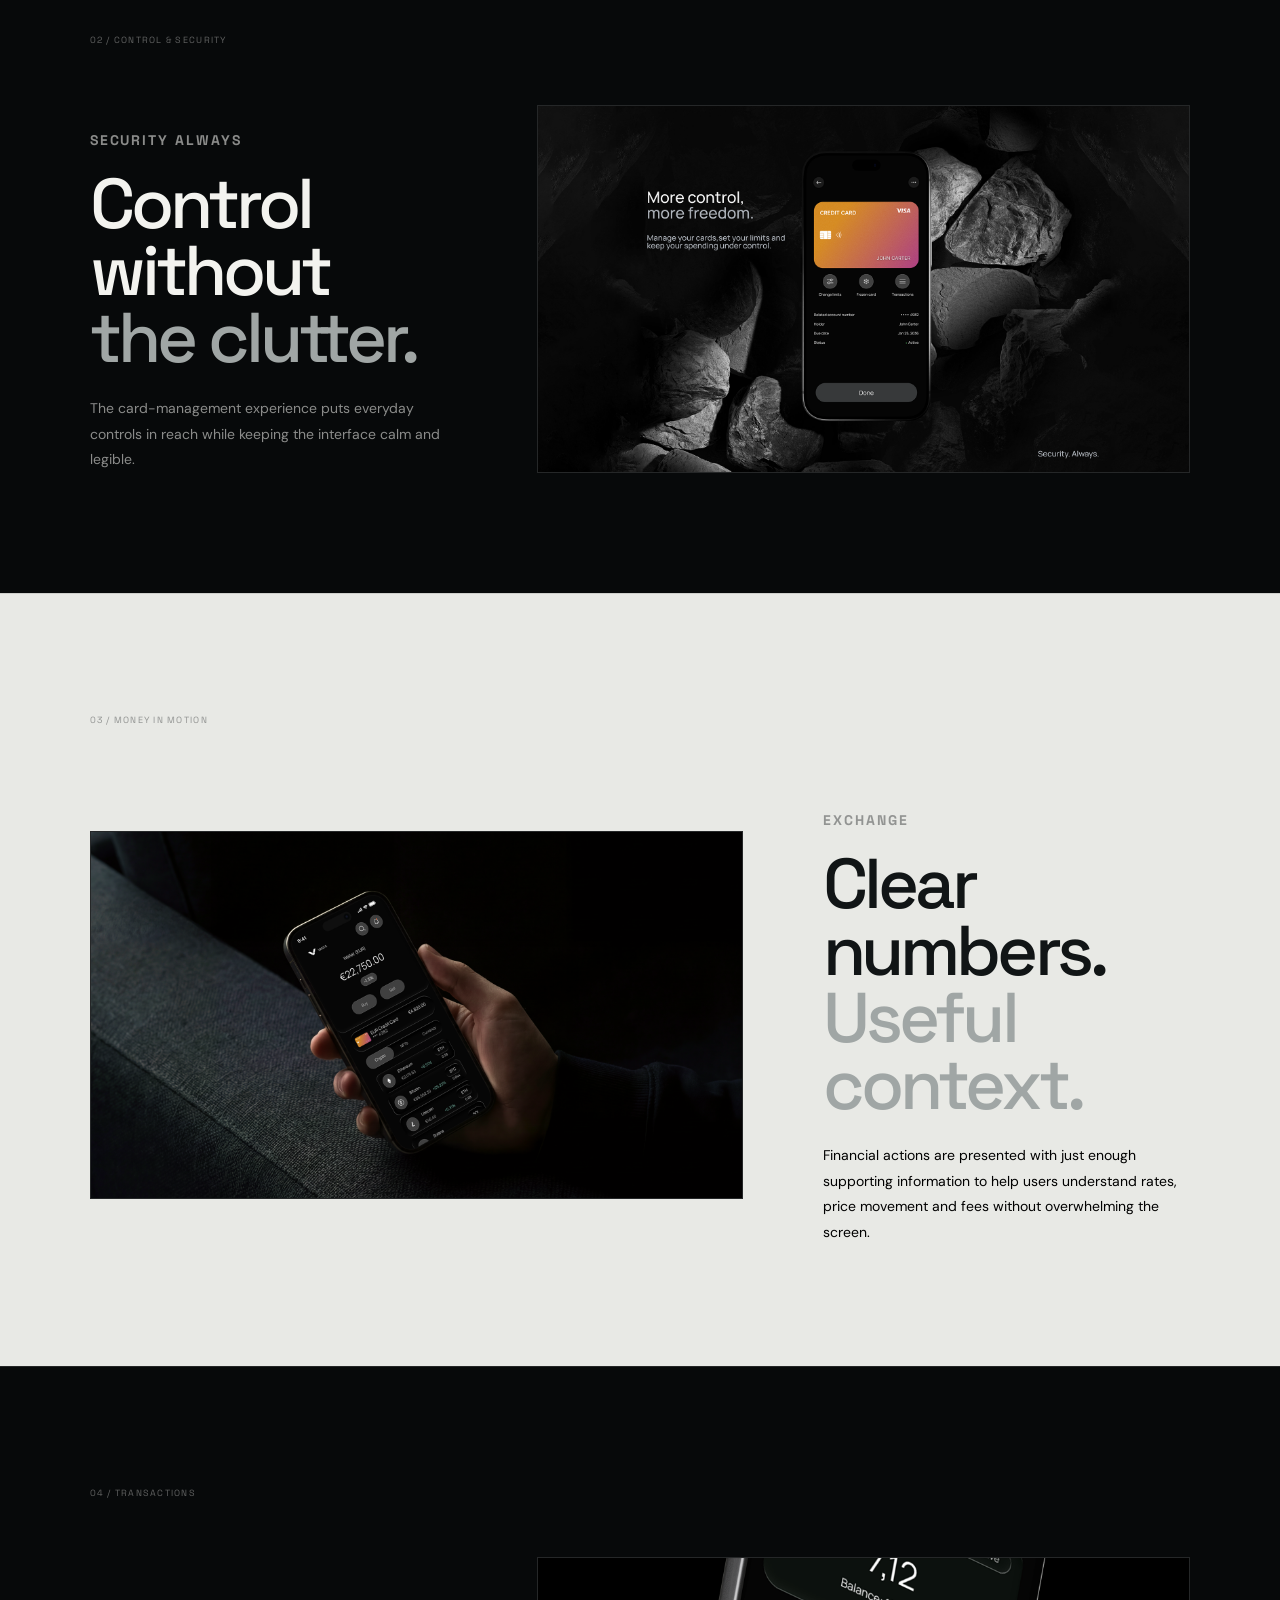
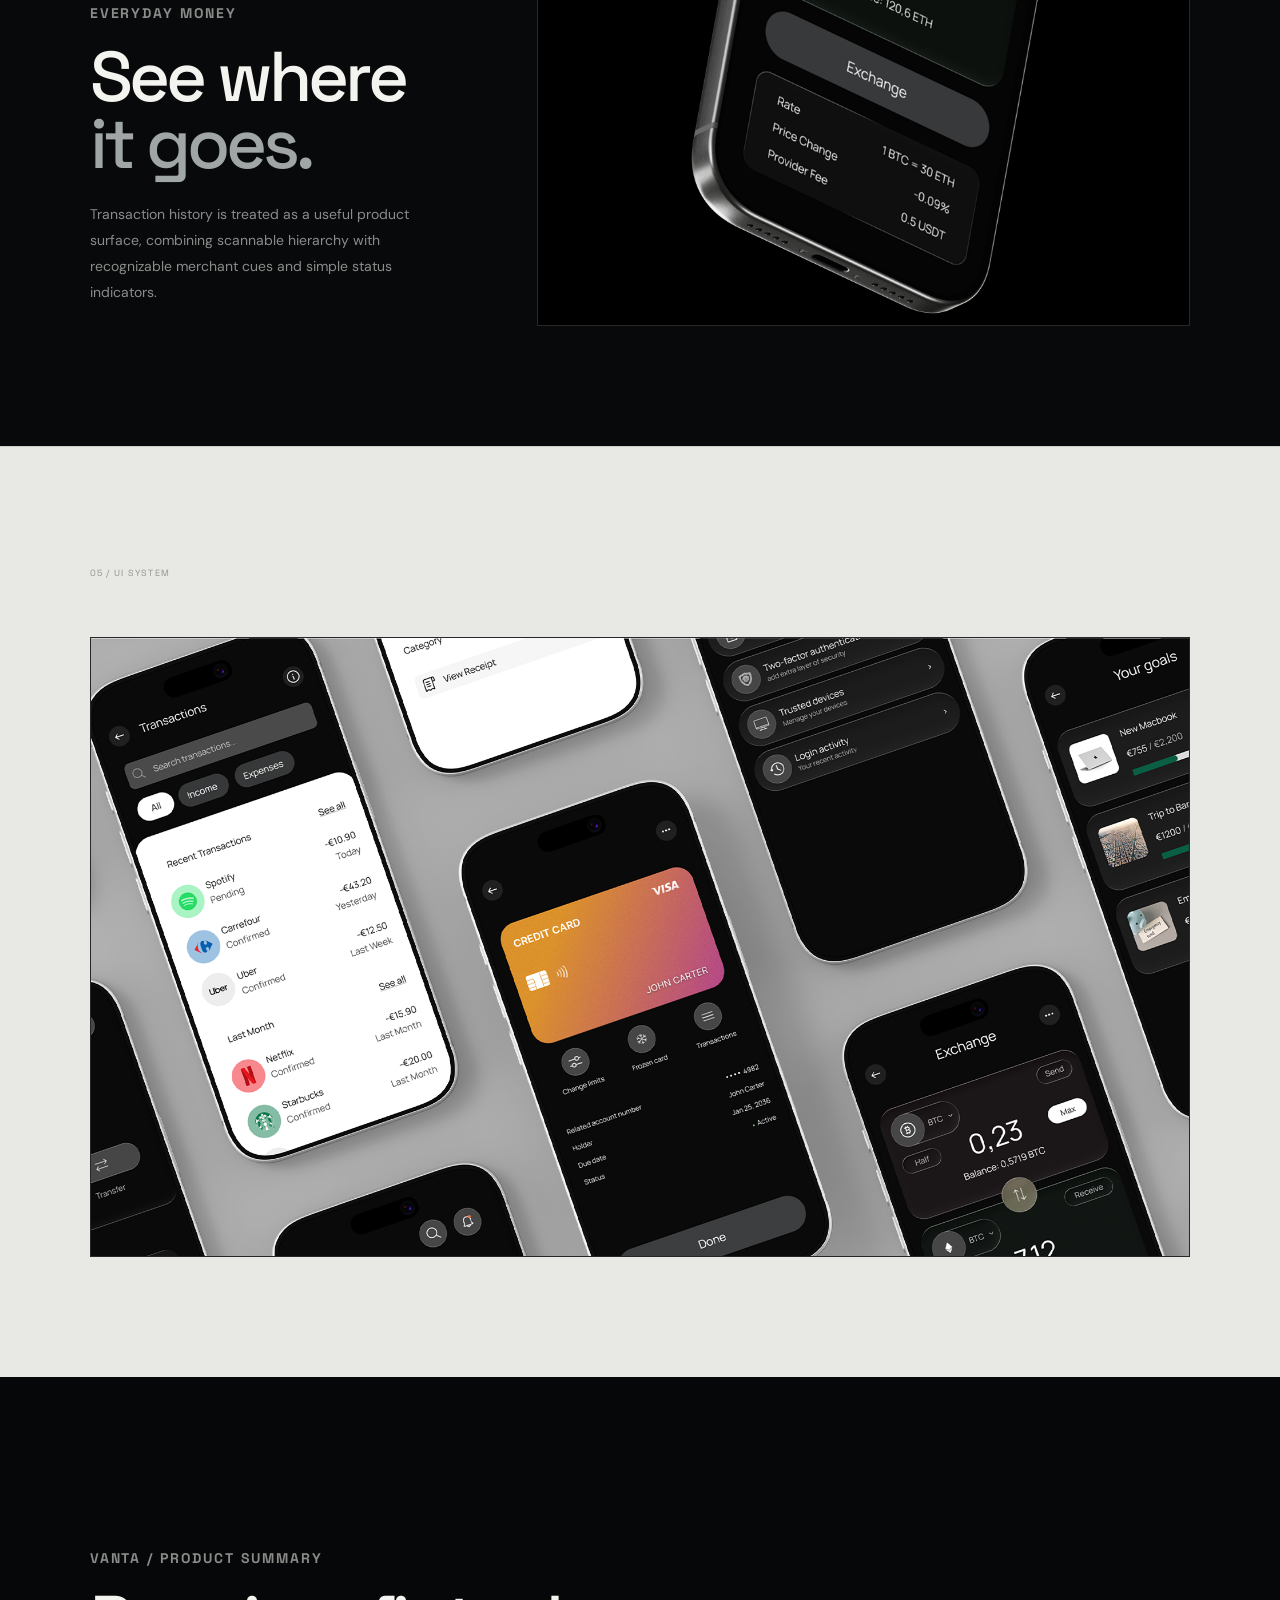
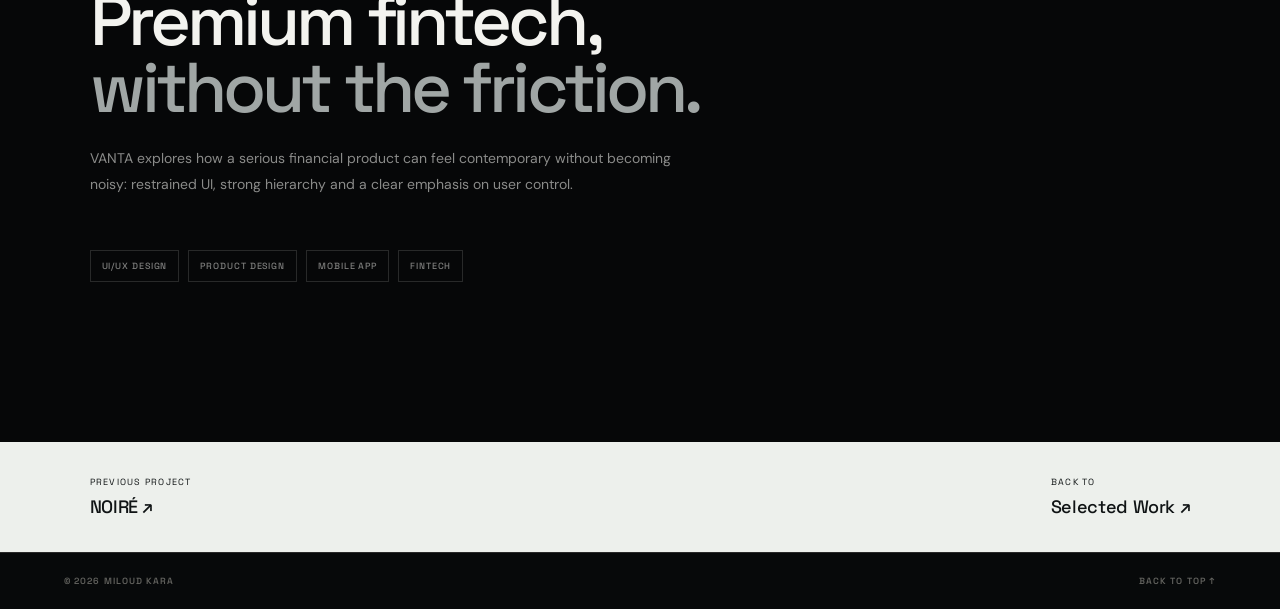
<file: vanta.html>
<!DOCTYPE html>
<html lang="en">
<head>
  <meta charset="UTF-8">
  <meta name="viewport" content="width=device-width, initial-scale=1.0">
  <meta name="description" content="VANTA — Mobile banking product design case study by Miloud Kara.">
  <title>VANTA — Miloud Kara</title>
  <link rel="preconnect" href="https://fonts.googleapis.com">
  <link rel="preconnect" href="https://fonts.googleapis.com" crossorigin>
  <link href="https://fonts.googleapis.com/css2?family=DM+Sans:wght@400;500;600;700&family=Space+Grotesk:wght@400;500;600;700&display=swap" rel="stylesheet">
  <link rel="stylesheet" href="style.css">
  <link rel="stylesheet" href="vanta.css">
  <link rel="icon" type="image/png" href="/images/favicon-black.png">
</head>
<body class="vanta-page">
  <div class="cursor-glow" aria-hidden="true"></div>

  <header class="site-header" id="top">
    <a class="brand" href="index.html" aria-label="Miloud Kara home">
      <span class="brand-mark">MK</span>
      <span class="brand-name">Miloud KARA</span>
    </a>

    <button class="nav-toggle" aria-label="Toggle navigation" aria-expanded="false">
      <span></span><span></span>
    </button>

    <nav class="nav" aria-label="Primary navigation">
      <a href="index.html#work">Work</a>
      <a href="index.html#expertise">Expertise</a>
      <a href="index.html#experience">Experience</a>
      <a href="index.html#about">About</a>
      <a href="index.html#contact" class="nav-cta">Contact</a>
    </nav>
  </header>

  <main>
    <section class="vanta-hero">
      <div class="vanta-hero-copy">
        <a class="vanta-back" href="index.html#work">← Back to work</a>
        <p class="vanta-eyebrow">PRODUCT DESIGN · MOBILE BANKING</p>
        <h1>VANTA</h1>
        <p class="vanta-tagline">Fast. Safe. Simple. <span>Reimagined.</span></p>
        <p class="vanta-hero-text">A modern digital banking product concept built for young professionals — balancing trust, control and a premium mobile experience.</p>
        <div class="vanta-facts">
          <div><span>Industry</span><strong>Fintech</strong></div>
          <div><span>Focus</span><strong>Mobile Product</strong></div>
          <div><span>Positioning</span><strong>Premium · Simple</strong></div>
          <div><span>Role</span><strong>UI/UX · Product Design</strong></div>
        </div>
      </div>
      <div class="vanta-hero-art">
        <img src="vanta-assets/vanta-cover-top.png" alt="VANTA mobile banking product hero presentation">
        <div class="vanta-caption"><span>VANTA</span><span>FAST. SAFE. SIMPLE.</span></div>
      </div>
    </section>

    <section class="vanta-section-light vanta-section">
      <div class="vanta-label">01 / PRODUCT DIRECTION</div>
      <div class="vanta-story">
        <div>
          <p class="vanta-kicker">A DIFFERENT KIND OF BANKING EXPERIENCE</p>
          <h2>More control.<br><span>More freedom.</span></h2>
          <p class="vanta-description">VANTA is positioned as a premium, trustworthy and technology-driven banking experience. The interface keeps the visual language restrained so attention stays on money, movement and decisions.</p>
        </div>
        <div class="vanta-facts">
          <div><span>Audience</span><strong>Young professionals</strong></div>
          <div><span>UI direction</span><strong>Dark · Off-white</strong></div>
          <div><span>Visual cues</span><strong>Minimal charts</strong></div>
          <div><span>Indicators</span><strong>Glass · Navy</strong></div>
        </div>
      </div>
    </section>

    <section class="vanta-section">
      <div class="vanta-label">02 / CONTROL & SECURITY</div>
      <div class="vanta-feature">
        <div>
          <p class="vanta-kicker">SECURITY ALWAYS</p>
          <h2>Control without<br><span>the clutter.</span></h2>
          <p>The card-management experience puts everyday controls in reach while keeping the interface calm and legible.</p>
        </div>
        <div class="vanta-art"><img src="vanta-assets/vanta-control.png" alt="VANTA card control and security interface presentation"></div>
      </div>
    </section>

    <section class="vanta-section-light vanta-section">
      <div class="vanta-label">03 / MONEY IN MOTION</div>
      <div class="vanta-feature reverse">
        <div class="vanta-art"><img src="vanta-assets/vanta-hand.png" alt="VANTA mobile banking dashboard in hand presentation"></div>
        <div>
          <p class="vanta-kicker">EXCHANGE</p>
          <h2>Clear numbers.<br><span>Useful context.</span></h2>
          <p class="supporting-text">
          Financial actions are presented with just enough supporting information to help users understand rates, price movement and fees without overwhelming the screen.
          </p>
        </div>
      </div>
    </section>

    <section class="vanta-section">
      <div class="vanta-label">04 / TRANSACTIONS</div>
      <div class="vanta-feature">
        <div>
          <p class="vanta-kicker">EVERYDAY MONEY</p>
          <h2>See where<br><span>it goes.</span></h2>
          <p>Transaction history is treated as a useful product surface, combining scannable hierarchy with recognizable merchant cues and simple status indicators.</p>
        </div>
        <div class="vanta-art"><img src="vanta-assets/vanta-exchange-closeup.png" alt="VANTA exchange interface close-up presentation"></div>
      </div>
    </section>

    <section class="vanta-section-light vanta-section">
      <div class="vanta-label">05 / UI SYSTEM</div>
      <div class="vanta-gallery">
        <div class="vanta-art"><img src="vanta-assets/vanta-gallery.png" alt="VANTA mobile app interface gallery"></div>
      </div>
    </section>

    <section class="vanta-closing">
      <p class="vanta-kicker">VANTA / PRODUCT SUMMARY</p>
      <h2>Premium fintech,<br><span>without the friction.</span></h2>
      <p>VANTA explores how a serious financial product can feel contemporary without becoming noisy: restrained UI, strong hierarchy and a clear emphasis on user control.</p>
      <div class="vanta-meta">
        <span>UI/UX Design</span><span>Product Design</span><span>Mobile App</span><span>Fintech</span>
      </div>
    </section>

    <div class="vanta-next">
      <a href="noire.html"><span>PREVIOUS PROJECT</span><strong>NOIRÉ ↗</strong></a>
      <a href="index.html#work"><span>BACK TO</span><strong>Selected Work ↗</strong></a>
    </div>
  </main>

  <footer class="site-footer">
    <span>© <span id="year"></span> MILOUD KARA</span>
    <a href="#top">BACK TO TOP ↑</a>
  </footer>

  <script src="script.js"></script>
</body>
</html>
</file>
<file: style.css>
/* =========================================================
   RESET & VARIABLES
   ========================================================= */

* {
  box-sizing: border-box;
  margin: 0;
  padding: 0;
}

:root {
  --bg: #090909;
  --surface: #101010;
  --surface-2: #141414;
  --line: #292929;

  --text: #f0efe9;
  --muted: #8e8d88;
  --soft: #bcbab2;
  --accent: #c8322f;

  --font-display: "Space Grotesk", sans-serif;
  --font-body: "DM Sans", sans-serif;
}


/* =========================================================
   BASE
   ========================================================= */

html {
  scroll-behavior: smooth;
}

body {
  background: var(--bg);
  color: var(--text);
  font-family: var(--font-body);
  line-height: 1.55;
  overflow-x: hidden;
}

a {
  color: inherit;
  text-decoration: none;
}

button {
  font: inherit;
}

::selection {
  background: var(--accent);
  color: #fff;
}


/* =========================================================
   CURSOR GLOW
   ========================================================= */

.cursor-glow {
  position: fixed;
  width: 220px;
  height: 220px;
  border-radius: 50%;
  pointer-events: none;
  z-index: 0;
  transform: translate(-50%, -50%);

  background: radial-gradient(
    circle,
    rgba(200, 50, 47, 0.06),
    transparent 66%
  );

  opacity: 0;
  transition: opacity 0.3s ease;
}


/* =========================================================
   HEADER
   ========================================================= */

.site-header {
  height: 84px;
  padding: 0 5vw;

  display: flex;
  align-items: center;
  justify-content: space-between;

  border-bottom: 1px solid var(--line);

  position: sticky;
  top: 0;
  z-index: 50;

  background: rgba(9, 9, 9, 0.84);
  backdrop-filter: blur(18px);
  -webkit-backdrop-filter: blur(18px);
}

.brand {
  display: flex;
  align-items: center;
  gap: 12px;
}

.brand-mark {
  width: 34px;
  height: 34px;

  display: grid;
  place-items: center;

  border: 1px solid #474747;

  font: 600 11px var(--font-display);
  letter-spacing: 0.08em;
}

.brand-name {
  font: 700 12px var(--font-display);
  letter-spacing: 0.16em;
}

.nav {
  display: flex;
  align-items: center;
  gap: 31px;
}

.nav a {
  color: var(--muted);
  font-size: 12px;
  letter-spacing: 0.08em;
  transition: color 0.25s ease;
}

.nav a:hover {
  color: var(--text);
}

.nav-cta {
  padding: 9px 14px;
  border: 1px solid #424242;
  color: var(--text) !important;

  transition:
    border-color 0.25s ease,
    background 0.25s ease;
}

.nav-cta:hover {
  border-color: #686868;
  background: rgba(255, 255, 255, 0.025);
}

.nav-toggle {
  display: none;

  width: 34px;
  height: 30px;

  background: none;
  border: 0;

  cursor: pointer;
}

.nav-toggle span {
  display: block;

  width: 23px;
  height: 1px;

  margin: 6px 0;

  background: var(--text);

  transition:
    transform 0.25s ease,
    opacity 0.25s ease;
}


/* =========================================================
   GLOBAL SECTION
   ========================================================= */

.section-pad {
  position: relative;
  padding: 120px 5vw;
}


/* =========================================================
   HERO
   ========================================================= */

.hero {
  min-height: calc(100vh - 84px);

  display: grid;
  grid-template-columns: 1fr 220px;
  align-items: center;

  position: relative;
  overflow: hidden;
}

.hero-copy {
  max-width: 850px;
  position: relative;
  z-index: 2;
}

.eyebrow,
.kicker {
  color: #aaa8a0;

  font-size: 10px;
  font-weight: 700;
  letter-spacing: 0.22em;
}

.eyebrow {
  display: flex;
  align-items: center;
  gap: 10px;

  margin-bottom: 28px;
}

.eyebrow-line {
  display: block;

  width: 34px;
  height: 1px;

  background: var(--accent);
}

.hero h1 {
  max-width: 1050px;

  font: 600 clamp(70px, 10.5vw, 158px) / 0.86 var(--font-display);
  letter-spacing: -0.065em;
}

.hero h1 em {
  color: var(--soft);
  font-style: normal;
}

.hero-lead {
  max-width: 590px;

  margin-top: 35px;

  color: var(--muted);
  font-size: 16px;
}

.hero-actions {
  display: flex;
  gap: 12px;

  margin-top: 35px;
}

.button {
  display: inline-flex;
  align-items: center;
  gap: 12px;

  padding: 14px 18px;

  border: 1px solid #3a3a3a;

  font-size: 12px;
  font-weight: 600;
  letter-spacing: 0.03em;

  transition:
    transform 0.25s ease,
    border-color 0.25s ease,
    background 0.25s ease;
}

.button span {
  font-size: 15px;
}

.button-solid {
  background: var(--text);
  border-color: var(--text);
  color: #0a0a0a;
}

.button-solid:hover {
  transform: translateY(-2px);
}

.button-ghost:hover {
  border-color: #707070;
  background: rgba(255, 255, 255, 0.02);
}

.hero-side {
  align-self: end;

  display: grid;
  gap: 22px;

  padding-bottom: 20px;

  position: relative;
  z-index: 2;
}

.hero-index {
  color: #6d6d67;
  font: 500 12px var(--font-display);
}

.hero-note {
  padding-top: 11px;
  border-top: 1px solid var(--line);
}

.hero-note span,
.hero-note strong {
  display: block;
}

.hero-note span {
  color: #6f6f69;

  font-size: 9px;
  letter-spacing: 0.19em;
}

.hero-note strong {
  margin-top: 4px;

  font: 600 10px var(--font-display);
  letter-spacing: 0.11em;
}

.hero-grid {
  position: absolute;
  inset: auto 0 0 0;

  height: 44%;

  display: grid;
  grid-template-columns: repeat(5, 1fr);

  z-index: 0;
  opacity: 0.32;
}

.hero-grid span {
  border-left: 1px solid #1b1b1b;
}

.hero-grid span:last-child {
  border-right: 1px solid #1b1b1b;
}


/* =========================================================
   STATEMENT
   ========================================================= */

.statement {
  display: grid;
  grid-template-columns: 90px 1fr;

  border-top: 1px solid var(--line);
}

.section-number {
  color: #555;

  font: 500 12px var(--font-display);
  letter-spacing: 0.12em;
}

.statement-copy {
  max-width: 940px;
}

.statement-copy h2,
.section-heading h2,
.about-copy h2,
.contact h2 {
  margin: 17px 0 27px;

  font: 500 clamp(42px, 6vw, 82px) / 0.98 var(--font-display);
  letter-spacing: -0.045em;
}

.statement-copy h2 span,
.section-heading h2 span,
.about-copy h2 span,
.contact h2 span {
  color: var(--soft);
}

.statement-copy p:last-child,
.about-copy p {
  max-width: 760px;

  color: var(--muted);
  font-size: 15px;
}


/* =========================================================
   SECTION HEADINGS
   ========================================================= */

.section-heading {
  display: flex;
  align-items: end;
  justify-content: space-between;
  gap: 40px;

  margin-bottom: 57px;
}

.section-intro {
  max-width: 350px;

  color: var(--muted);
  font-size: 13px;
}


/* =========================================================
   SELECTED WORK
   ========================================================= */

.work {
  border-top: 1px solid var(--line);
}

.work-grid {
  display: grid;
  grid-template-columns: 1.2fr 0.8fr;
  gap: 20px;
}

.project-card {
  overflow: hidden;

  background: var(--surface);
  border: 1px solid #1f1f1f;

  transition:
    transform 0.4s ease,
    border-color 0.4s ease;
}

.project-card:hover {
  transform: translateY(-5px);
  border-color: #383838;
}

.project-card-wide {
  grid-column: 1 / -1;

  display: grid;
  grid-template-columns: 1fr 1fr;
}

.project-meta {
  display: flex;
  align-items: center;
  justify-content: space-between;

  padding: 17px 18px;

  border-bottom: 1px solid #202020;

  color: #696964;

  font: 600 9px var(--font-display);
  letter-spacing: 0.13em;
}

.project-visual {
  min-height: 315px;

  position: relative;
  overflow: hidden;

  background: #0d0d0d;
}


/* =========================================================
   CRM VISUAL
   ========================================================= */

.crm-visual {
  display: grid;
  place-items: center;

  padding: 30px;
}

.visual-window {
  width: 84%;
  height: 77%;

  background: #0f0f0f;
  border: 1px solid #292929;

  box-shadow: 0 30px 60px rgba(0, 0, 0, 0.3);
}

.visual-bar {
  height: 31px;

  display: flex;
  align-items: center;
  gap: 5px;

  padding: 0 10px;

  border-bottom: 1px solid #242424;

  color: #555;
  font-size: 8px;
}

.visual-bar i {
  width: 5px;
  height: 5px;

  border-radius: 50%;

  background: #383838;
}

.visual-bar span {
  margin-left: auto;
  letter-spacing: 0.06em;
}

.visual-columns {
  height: calc(100% - 31px);

  display: grid;
  grid-template-columns: 1fr 1.6fr 1fr;
  gap: 8px;

  padding: 9px;
}

.mini-panel {
  background: linear-gradient(180deg, #161616, #101010);
  border: 1px solid #242424;
}

.mini-panel.tall {
  position: relative;

  background: linear-gradient(180deg, #191919, #101010);
}

.mini-panel.tall::after {
  content: "";

  position: absolute;
  left: 18%;
  right: 18%;
  bottom: 20%;

  height: 1px;

  background: var(--accent);

  box-shadow:
    0 -20px 0 #393939,
    0 -40px 0 #2b2b2b,
    0 -60px 0 #222;
}


/* =========================================================
   UI VISUAL
   ========================================================= */

.ui-visual {
  display: grid;
  place-items: center;
}

.ui-card {
  position: absolute;

  background: #171717;
  border: 1px solid #333;

  box-shadow: 0 28px 50px rgba(0, 0, 0, 0.3);
}

.ui-card::after {
  content: "";

  position: absolute;
  left: 18px;
  right: 18px;
  bottom: 18px;

  height: 2px;

  background: #343434;

  box-shadow:
    0 -12px 0 #262626,
    0 -24px 0 #222;
}

.ui-card-a {
  width: 54%;
  height: 73%;

  transform: translate(-38px, 14px) rotate(-6deg);
}

.ui-card-b {
  width: 48%;
  height: 65%;

  background: #1b1b1b;

  transform: translate(46px, -8px) rotate(5deg);
}

.ui-card-c {
  width: 40%;
  height: 53%;

  background: #111;
  border-color: var(--accent);

  transform: translate(0, -35px);
}


/* =========================================================
   CAMPAIGN VISUAL
   ========================================================= */

.campaign-visual {
  display: grid;
  place-items: center;
}

.campaign-mark {
  color: #e6e3db;

  font: 600 108px / 0.82 var(--font-display);
  letter-spacing: -0.08em;

  transform: translateY(-4px);
}

.campaign-mark small {
  display: block;

  margin-left: 4px;

  color: #666;

  font: 600 8px var(--font-body);
  letter-spacing: 0.2em;
  text-transform: uppercase;
}

.campaign-lines {
  position: absolute;

  width: 60%;
  height: 1px;

  bottom: 28%;

  background: #292929;

  box-shadow:
    0 18px 0 #1f1f1f,
    0 36px 0 #191919;
}


/* =========================================================
   SOCIAL VISUAL
   ========================================================= */

.social-visual {
  min-height: 280px;
}

.social-frame {
  position: absolute;

  width: 50%;
  height: 72%;

  left: 12%;
  top: 14%;

  background: #151515;
  border: 1px solid #323232;

  transform: rotate(-5deg);

  box-shadow: 48px 25px 0 #0f0f0f;
}

.social-top,
.social-bottom {
  position: absolute;

  left: 12%;
  right: 12%;

  height: 1px;

  background: #343434;
}

.social-top {
  top: 12%;
}

.social-bottom {
  bottom: 12%;
}

.social-type {
  position: absolute;

  left: 12%;
  bottom: 23%;

  font: 600 30px / 0.92 var(--font-display);
  letter-spacing: -0.05em;
}

.social-type em {
  color: #777;
  font-style: normal;
}


/* =========================================================
   PROJECT COPY
   ========================================================= */

.project-copy {
  padding: 23px;
}

.project-copy h3 {
  font: 500 23px / 1.1 var(--font-display);
  letter-spacing: -0.03em;
}

.project-copy p {
  max-width: 540px;

  margin-top: 12px;

  color: var(--muted);
  font-size: 13px;
}

.tags {
  display: flex;
  flex-wrap: wrap;
  gap: 7px;

  margin-top: 16px;
}

.tags span {
  padding: 6px 8px;

  border: 1px solid #292929;

  color: #777;

  font-size: 9px;
  letter-spacing: 0.1em;
  text-transform: uppercase;
}


/* =========================================================
   EXPERTISE
   ========================================================= */

.expertise {
  border-top: 1px solid var(--line);
}

.expertise-list {
  border-top: 1px solid var(--line);
}

.expertise-item {
  display: grid;
  grid-template-columns: 70px 1fr 24px;
  gap: 30px;
  align-items: start;

  padding: 27px 0;

  border-bottom: 1px solid var(--line);
}

.expertise-no,
.expertise-arrow {
  color: #666;

  font: 500 10px var(--font-display);
  letter-spacing: 0.1em;
}

.expertise-item h3 {
  font: 500 25px var(--font-display);
  letter-spacing: -0.025em;
}

.expertise-item p {
  max-width: 720px;

  margin-top: 5px;

  color: var(--muted);
  font-size: 13px;
}

.expertise-arrow {
  font-size: 16px;
  text-align: right;

  transition:
    color 0.25s ease,
    transform 0.25s ease;
}

.expertise-item:hover .expertise-arrow {
  color: var(--accent);
  transform: translate(2px, -2px);
}


/* =========================================================
   EXPERIENCE
   ========================================================= */

.experience {
  border-top: 1px solid var(--line);
}

.timeline {
  border-top: 1px solid var(--line);
}

.timeline-item {
  display: grid;
  grid-template-columns: 190px 1fr;
  gap: 35px;

  padding: 29px 0;

  border-bottom: 1px solid var(--line);
}

.timeline-date {
  color: #686863;

  font: 600 10px var(--font-display);
  letter-spacing: 0.12em;
}

.timeline-label {
  color: var(--accent);

  font: 700 9px var(--font-display);
  letter-spacing: 0.18em;
}

.timeline-body h3 {
  margin: 6px 0 5px;

  font: 500 28px var(--font-display);
  letter-spacing: -0.025em;
}

.timeline-body p:last-child {
  color: var(--muted);
  font-size: 13px;
}


/* =========================================================
   ABOUT
   ========================================================= */

.about {
  display: grid;
  grid-template-columns: 90px 1fr;

  border-top: 1px solid var(--line);
}

.about-layout {
  display: grid;
  grid-template-columns: 1.25fr 0.75fr;
  gap: 70px;
}

.about-copy p + p {
  margin-top: 16px;
}

.education {
  padding-left: 35px;

  border-left: 1px solid var(--line);
}

.edu-block {
  padding: 0 0 28px;
  margin-bottom: 26px;

  border-bottom: 1px solid var(--line);
}

.edu-block:last-child {
  margin-bottom: 0;
  border-bottom: none;
}

.edu-block span,
.edu-block small {
  display: block;

  color: #666;

  font-size: 9px;
  letter-spacing: 0.14em;
  text-transform: uppercase;
}

.edu-block strong {
  display: block;

  margin: 8px 0;

  font: 500 18px / 1.2 var(--font-display);
}


/* =========================================================
   TOOLS
   ========================================================= */

.tools {
  border-top: 1px solid var(--line);
}

.tool-columns {
  display: grid;
  grid-template-columns: 1.25fr 0.75fr 0.75fr;
  gap: 50px;
}

.tool-block {
  padding-top: 16px;

  border-top: 1px solid var(--line);
}

.tool-block h3 {
  margin-bottom: 18px;

  color: #777;

  font: 600 10px var(--font-display);
  letter-spacing: 0.14em;
  text-transform: uppercase;
}

.tool-list {
  display: flex;
  flex-wrap: wrap;
  gap: 8px;
}

.tool-list span {
  padding: 10px 12px;

  border: 1px solid #2a2a2a;

  color: #d1d0ca;

  font: 500 11px var(--font-display);

  transition:
    border-color 0.25s ease,
    background 0.25s ease;
}

.tool-list span:hover {
  border-color: #414141;
  background: rgba(255, 255, 255, 0.02);
}

.language-list > div {
  display: flex;
  justify-content: space-between;

  padding: 11px 0;

  border-bottom: 1px solid #222;

  font-size: 12px;
}

.language-list strong {
  color: #777;

  font: 600 10px var(--font-display);
  letter-spacing: 0.1em;
}


/* =========================================================
   CONTACT
   ========================================================= */

.contact {
  padding-bottom: 150px;

  border-top: 1px solid var(--line);
}

.contact-inner {
  max-width: 930px;
}

.contact-copy {
  color: var(--muted);
  font-size: 14px;
}

.contact-mail {
  display: inline-flex;
  align-items: center;
  gap: 17px;

  margin-top: 42px;
  padding-bottom: 8px;

  border-bottom: 1px solid #454545;

  font: 500 clamp(22px, 3.2vw, 42px) var(--font-display);

  transition: border-color 0.25s ease;
}

.contact-mail span {
  color: var(--accent);
  font-size: 0.6em;
}

.contact-mail:hover {
  border-color: var(--accent);
}

.contact-details {
  display: flex;
  gap: 35px;

  margin-top: 35px;

  color: #666;

  font: 600 9px var(--font-display);
  letter-spacing: 0.14em;
}


/* =========================================================
   CONTACT FORM
   ========================================================= */

.contact-form-wrap {
  display: grid;
  grid-template-columns: 0.8fr 1.2fr;
  gap: 70px;
  align-items: start;

  margin-top: 60px;
}

.contact-intro {
  max-width: 420px;
}

.contact-intro .eyebrow {
  display: inline-flex;
  margin-bottom: 18px;
}

.contact-intro h3 {
  margin: 0 0 18px;

  font: 500 clamp(32px, 4vw, 52px) / 1 var(--font-display);
  letter-spacing: -0.04em;
}

.contact-intro p {
  max-width: 390px;

  margin: 0;

  color: var(--muted);

  font-size: 0.98rem;
  line-height: 1.8;
}


/* =========================================================
   FORM FIELDS
   ========================================================= */

.contact-form {
  display: flex;
  flex-direction: column;
  gap: 24px;
}

.form-row {
  display: grid;
  grid-template-columns: 1fr 1fr;
  gap: 20px;
}

.form-group {
  display: flex;
  flex-direction: column;
  gap: 9px;
}

.form-group label {
  color: var(--muted);

  font-size: 0.72rem;
  font-weight: 600;
  letter-spacing: 0.12em;
  text-transform: uppercase;
}

.form-group input,
.form-group textarea {
  width: 100%;

  padding: 15px 16px;

  border: 1px solid rgba(255, 255, 255, 0.11);
  border-radius: 0;

  background: rgba(255, 255, 255, 0.025);
  color: var(--text);

  font-family: inherit;
  font-size: 0.95rem;

  outline: none;

  transition:
    border-color 0.25s ease,
    background 0.25s ease,
    box-shadow 0.25s ease;
}

.form-group input {
  min-height: 52px;
}

.form-group textarea {
  min-height: 160px;

  resize: vertical;

  line-height: 1.6;
}

.form-group input::placeholder,
.form-group textarea::placeholder {
  color: rgba(255, 255, 255, 0.28);
}

.form-group input:focus,
.form-group textarea:focus {
  border-color: rgba(200, 50, 47, 0.75);

  background: rgba(255, 255, 255, 0.04);

  box-shadow: 0 0 0 3px rgba(200, 50, 47, 0.08);
}


/* =========================================================
   FORM BUTTON
   ========================================================= */

.contact-submit {
  align-self: flex-start;

  display: inline-flex;
  align-items: center;
  gap: 18px;

  padding: 14px 20px;

  border: 1px solid var(--accent);

  background: var(--accent);
  color: #fff;

  font-family: inherit;
  font-size: 0.82rem;
  font-weight: 600;
  letter-spacing: 0.02em;

  cursor: pointer;

  transition:
    transform 0.25s ease,
    background 0.25s ease,
    border-color 0.25s ease;
}

.contact-submit span {
  font-size: 1rem;

  transition: transform 0.25s ease;
}

.contact-submit:hover {
  transform: translateY(-2px);

  background: #a92b29;
  border-color: #a92b29;
}

.contact-submit:hover span {
  transform: translate(3px, -3px);
}

.contact-submit:disabled {
  opacity: 0.65;
  cursor: not-allowed;
}


/* =========================================================
   DIRECT EMAIL
   ========================================================= */

.contact-direct {
  display: flex;
  align-items: center;
  gap: 12px;

  margin-top: 34px;
  padding-top: 26px;

  border-top: 1px solid rgba(255, 255, 255, 0.08);

  color: var(--muted);
  font-size: 0.88rem;
}

.contact-direct a {
  color: var(--text);

  transition: color 0.2s ease;
}

.contact-direct a:hover {
  color: var(--accent);
}


/* =========================================================
   FORM STATUS
   ========================================================= */

.form-status {
  min-height: 20px;

  margin: -8px 0 0;

  font-size: 0.85rem;
}

.form-status.success {
  color: #8fbf9f;
}

.form-status.error {
  color: #d87979;
}


/* =========================================================
   FOOTER
   ========================================================= */

.site-footer {
  display: flex;
  justify-content: space-between;
  gap: 15px;

  padding: 22px 5vw;

  border-top: 1px solid var(--line);

  color: #62625e;

  font: 600 9px var(--font-display);
  letter-spacing: 0.12em;
}

.site-footer a {
  transition: color 0.25s ease;
}

.site-footer a:hover {
  color: var(--text);
}


/* =========================================================
   SCROLL REVEAL
   ========================================================= */

.reveal {
  opacity: 0;
  transform: translateY(18px);

  transition:
    opacity 0.8s ease,
    transform 0.8s ease;
}

.reveal.visible {
  opacity: 1;
  transform: none;
}


/* =========================================================
   TABLET / MOBILE
   ========================================================= */

@media (max-width: 900px) {

  .site-header {
    height: 74px;
  }

  .nav-toggle {
    display: block;
  }

  .nav {
    display: none;

    position: absolute;
    top: 74px;
    left: 0;
    right: 0;

    padding: 18px 5vw;

    flex-direction: column;
    align-items: flex-start;
    gap: 18px;

    background: #0a0a0a;
    border-bottom: 1px solid var(--line);
  }

  .nav.open {
    display: flex;
  }

  .section-pad {
    padding: 88px 6vw;
  }

  .hero {
    min-height: calc(100vh - 74px);

    grid-template-columns: 1fr;

    padding-top: 80px;
  }

  .hero-side {
    display: none;
  }

  .hero h1 {
    font-size: 18vw;
  }

  .statement,
  .about {
    grid-template-columns: 1fr;
  }

  .section-number {
    margin-bottom: 26px;
  }

  .work-grid {
    grid-template-columns: 1fr;
  }

  .project-card-large {
    grid-row: auto;
  }

  .project-card-wide {
    grid-column: auto;
    display: block;
  }

  .section-heading {
    display: block;
  }

  .section-intro {
    margin-top: 20px;
  }

  .about-layout,
  .tool-columns {
    grid-template-columns: 1fr;
    gap: 45px;
  }

  .education {
    padding-top: 28px;
    padding-left: 0;

    border-top: 1px solid var(--line);
    border-left: 0;
  }

  .contact-form-wrap {
    grid-template-columns: 1fr;
    gap: 40px;

    margin-top: 45px;
  }

  .contact-intro {
    max-width: 600px;
  }

  .form-row {
    grid-template-columns: 1fr;
  }

  .contact-submit {
    width: 100%;
    justify-content: space-between;
  }
}


/* =========================================================
   SMALL PHONES
   ========================================================= */

@media (max-width: 560px) {

  .brand-name {
    display: none;
  }

  .hero h1 {
    font-size: 20vw;
  }

  .hero-lead {
    font-size: 14px;
  }

  .hero-actions {
    flex-direction: column;
    align-items: flex-start;
  }

  .statement-copy h2,
  .section-heading h2,
  .about-copy h2,
  .contact h2 {
    font-size: 43px;
  }

  .project-visual {
    min-height: 245px;
  }

  .timeline-item {
    grid-template-columns: 1fr;
    gap: 10px;
  }

  .expertise-item {
    grid-template-columns: 38px 1fr 20px;
    gap: 13px;
  }

  .expertise-item h3 {
    font-size: 20px;
  }

  .contact-mail {
    font-size: 22px;
  }

  .contact-details {
    flex-direction: column;
    gap: 9px;
  }

  .contact-direct {
    flex-direction: column;
    align-items: flex-start;
    gap: 6px;
  }

  .site-footer {
    flex-direction: column;
  }
}


/* =========================================================
   TOUCH DEVICES
   No cursor glow on phones / tablets
   ========================================================= */

@media (hover: none), (pointer: coarse) {

  .cursor-glow {
    display: none;
  }
}


/* =========================================================
   REDUCED MOTION
   Accessibility / user preference
   ========================================================= */

@media (prefers-reduced-motion: reduce) {

  html {
    scroll-behavior: auto;
  }

  *,
  *::before,
  *::after {
    transition-duration: 0.01ms !important;
    animation-duration: 0.01ms !important;
    animation-iteration-count: 1 !important;
  }

  .reveal {
    opacity: 1;
    transform: none;
  }
}

.noire-visual img {
  width: 100%;
  height: 100%;
  display: block;
  object-fit: cover;
  object-position: center;
}

@media (max-width: 560px) {
  .noire-visual {
    min-height: 0;
    aspect-ratio: 16 / 9;
  }

  .noire-visual img {
    width: 100%;
    height: 100%;
    object-fit: cover;
  }
}


/* =========================================================
   PROJECT IMAGES — RESPONSIVE
   ========================================================= */

@media (max-width: 900px) {

  .project-visual,
  .noire-visual,
  .vanta-visual,
  .att-visual,
  .total-football-visual {
    min-height: 0;
    aspect-ratio: 16 / 9;
  }

  .noire-visual img,
  .total-football-visual img {
    width: 100%;
    height: 100%;
    object-fit: cover;
  }
}

@media (max-width: 560px) {

  .project-visual,
  .noire-visual,
  .vanta-visual,
  .att-visual,
  .total-football-visual {
    aspect-ratio: 16 / 9;
    min-height: 0;
  }
}
</file>
<file: noire.css>
/* =========================================================
   NOIRÉ CASE STUDY
   ========================================================= */

.noire-page {
  --noire-obsidian: #020202;
  --noire-ivory: #efe0cd;
  --noire-warm: #857d70;
  --noire-stone: #84644a;
  --noire-bronze: #84644a;
  --noire-burgundy: #4b1c1f;
  background: var(--noire-obsidian);
}

.noire-shell {
  background: var(--noire-ivory);
  color: var(--noire-obsidian);
}

.noire-hero {
  min-height: calc(100vh - 84px);
  display: grid;
  grid-template-columns: 0.78fr 1.22fr;
  align-items: stretch;
  background: var(--noire-obsidian);
  color: var(--noire-ivory);
}

.noire-hero-copy {
  display: flex;
  flex-direction: column;
  justify-content: center;
  padding: 90px 7vw;
}

.case-back {
  width: fit-content;
  color: rgba(239, 224, 205, 0.58);
  font-size: 11px;
  letter-spacing: 0.13em;
  text-transform: uppercase;
  margin-bottom: 70px;
  transition: color 0.25s ease;
}

.case-back:hover { color: var(--noire-ivory); }

.noire-eyebrow,
.noire-kicker,
.noire-section-label,
.noire-facts span,
.noire-closing-meta,
.noire-hero-caption,
.case-next {
  font-family: var(--font-display);
  letter-spacing: 0.14em;
  text-transform: uppercase;
}

.noire-eyebrow {
  color: rgba(239, 224, 205, 0.5);
  font-size: 9px;
  margin-bottom: 24px;
}

.noire-hero h1 {
  font-family: "Cormorant Garamond", Georgia, serif;
  font-size: clamp(95px, 12vw, 190px);
  line-height: 0.72;
  font-weight: 500;
  letter-spacing: -0.06em;
  margin-left: -7px;
}

.noire-tagline {
  margin-top: 32px;
  font-family: "Cormorant Garamond", Georgia, serif;
  font-size: clamp(28px, 3vw, 50px);
  line-height: 1;
  color: var(--noire-ivory);
}

.noire-hero-text {
  max-width: 440px;
  margin-top: 24px;
  color: rgba(239, 224, 205, 0.62);
  font-size: 14px;
  line-height: 1.8;
}

.noire-hero-art {
  position: relative;
  min-height: 620px;
  overflow: hidden;
}

.noire-hero-art img {
  width: 100%;
  height: 100%;
  min-height: 620px;
  object-fit: cover;
  display: block;
}

.noire-hero-caption {
  position: absolute;
  left: 34px;
  right: 34px;
  bottom: 26px;
  display: flex;
  justify-content: space-between;
  color: rgba(239, 224, 205, 0.8);
  font-size: 9px;
}

.noire-section {
  padding: 125px 7vw;
  border-top: 1px solid rgba(6, 3, 12, 0.12);
}

.noire-section-label {
  color: rgba(6, 3, 12, 0.42);
  font-size: 9px;
  margin-bottom: 70px;
}

.noire-overview-grid {
  display: grid;
  grid-template-columns: 1.25fr 0.75fr;
  gap: 90px;
  max-width: 1200px;
}

.noire-kicker {
  color: rgba(6, 3, 12, 0.46);
  font-size: 9px;
  font-weight: 700;
}

.noire-overview h2,
.noire-section-intro h2,
.noire-digital-head h2,
.noire-menu h2,
.noire-private h2,
.noire-closing h2 {
  margin-top: 18px;
  font: 500 clamp(40px, 5vw, 76px) / 0.96 "Cormorant Garamond", Georgia, serif;
  letter-spacing: -0.035em;
}

.noire-overview h2 em,
.noire-section-intro h2 em,
.noire-digital-head h2 em,
.noire-menu h2 em,
.noire-private h2 em,
.noire-closing h2 em {
  color: var(--noire-burgundy);
  font-style: italic;
}

.noire-facts {
  border-top: 1px solid rgba(6, 3, 12, 0.18);
}

.noire-facts div {
  display: grid;
  gap: 8px;
  padding: 18px 0;
  border-bottom: 1px solid rgba(6, 3, 12, 0.18);
}

.noire-facts span {
  color: rgba(6, 3, 12, 0.42);
  font-size: 8px;
}

.noire-facts strong {
  font: 500 15px / 1.45 var(--font-display);
}

.noire-dark {
  background: var(--noire-obsidian);
  color: var(--noire-ivory);
  border-top-color: rgba(239, 224, 205, 0.12);
}

.noire-dark .noire-section-label,
.noire-dark .noire-kicker {
  color: rgba(239, 224, 205, 0.42);
}

.noire-visual-wrap {
  overflow: hidden;
  background: #0d0910;
}

.noire-visual-wrap img {
  display: block;
  width: 100%;
  height: auto;
}

.noire-section-intro {
  max-width: 950px;
  margin-bottom: 60px;
}

.noire-section-intro > p:last-child,
.noire-digital-head > p,
.noire-menu-grid > div > p:last-child,
.noire-private-grid > div > p:last-child {
  max-width: 640px;
  margin-top: 25px;
  color: rgba(6, 3, 12, 0.62);
  font-size: 15px;
  line-height: 1.85;
}

.noire-digital {
  background: #1d1718;
  color: var(--noire-ivory);
  border-top-color: rgba(239, 224, 205, 0.1);
}

.noire-digital .noire-section-label,
.noire-digital .noire-kicker {
  color: rgba(239, 224, 205, 0.42);
}

.noire-digital-head {
  display: grid;
  grid-template-columns: 1fr 0.65fr;
  gap: 80px;
  align-items: end;
  margin-bottom: 60px;
}

.noire-digital-head h2 em { color: #c8a892; }

.noire-digital-head > p {
  color: rgba(239, 224, 205, 0.58);
}


.digital-board {
  display: grid;
  grid-template-columns: 1fr 1fr;
  gap: 18px;
  background: #100b0c;
}

@media (max-width: 900px) {
  .digital-board {
    grid-template-columns: 1fr;
    gap: 35px;
  }
}

.noire-menu-grid,
.noire-private-grid {
  display: grid;
  grid-template-columns: 0.78fr 1.22fr;
  gap: 80px;
  align-items: center;
  max-width: 1250px;
}

.noire-menu-grid > div:first-child,
.noire-private-grid > div:last-child {
  padding: 20px 0;
}

.noire-menu-grid > div > p:last-child,
.noire-private-grid > div > p:last-child {
  max-width: 470px;
}

.noire-private {
  background: #f1e5d6;
}

.noire-private-grid {
  grid-template-columns: 1.2fr 0.8fr;
}

.noire-private-grid > div:last-child {
  padding-left: 10px;
}

.noire-closing {
  background: var(--noire-obsidian);
  color: var(--noire-ivory);
  padding: 150px 7vw 160px;
}

.noire-closing-inner {
  max-width: 1100px;
}

.noire-closing .noire-kicker { color: rgba(239, 224, 205, 0.4); }

.noire-closing h2 {
  font-size: clamp(54px, 8vw, 120px);
  margin-top: 24px;
}

.noire-closing h2 em { color: #c8a892; }

.noire-closing-meta {
  display: flex;
  flex-wrap: wrap;
  gap: 10px;
  margin-top: 55px;
  color: rgba(239, 224, 205, 0.5);
  font-size: 9px;
}

.noire-closing-meta span {
  border: 1px solid rgba(239, 224, 205, 0.18);
  padding: 9px 11px;
}

.case-next {
  display: flex;
  justify-content: space-between;
  align-items: end;
  gap: 30px;
  padding: 35px 7vw;
  background: var(--noire-ivory);
  color: var(--noire-obsidian);
  font-size: 9px;
}

.case-next a {
  display: grid;
  gap: 5px;
}

.case-next strong {
  font: 500 18px var(--font-display);
  letter-spacing: -0.02em;
  text-transform: none;
}

.project-card-link { display: block; cursor: pointer; }

.project-card-link .noire-visual { background: #06030c; }

.noire-visual {
  min-height: 420px;
  position: relative;
  background-image: url('noire-assets/noire-cover.jpg');
  background-size: cover;
  background-position: center;
}

.noire-visual::after {
  content: "";
  position: absolute;
  inset: 0;
  background: linear-gradient(180deg, rgba(6, 3, 12, 0.06), rgba(6, 3, 12, 0.75));
}

.noire-cover-label {
  position: absolute;
  left: 7%;
  right: 7%;
  bottom: 10%;
  z-index: 2;
  display: grid;
  gap: 6px;
  color: #efe0cd;
}

.noire-cover-label span,
.noire-cover-label em {
  font-family: var(--font-display);
  font-style: normal;
  font-size: 8px;
  letter-spacing: 0.17em;
}

.noire-cover-label em { color: rgba(239, 224, 205, 0.7); }

.noire-cover-label strong {
  font: 500 clamp(54px, 7vw, 100px) / 0.75 "Cormorant Garamond", Georgia, serif;
  letter-spacing: -0.06em;
}

.noire-cover-arrow {
  position: absolute;
  right: 6%;
  top: 7%;
  z-index: 2;
  color: #efe0cd;
  font-size: 22px;
}

.project-title-row {
  display: flex;
  justify-content: space-between;
  gap: 20px;
  align-items: baseline;
}

.project-view {
  color: #777;
  font: 500 10px var(--font-display);
  letter-spacing: 0.08em;
  text-transform: uppercase;
  white-space: nowrap;
  transition: color 0.25s ease;
}

.project-card-link:hover .project-view { color: var(--text); }

@media (max-width: 900px) {
  .noire-hero,
  .noire-overview-grid,
  .noire-digital-head,
  .noire-menu-grid,
  .noire-private-grid {
    grid-template-columns: 1fr;
  }

  .noire-hero-copy {
  padding: 70px 7vw 75px;
}

.noire-hero-art {
  min-height: 0;
}

.noire-hero-art img {
  width: 100%;
  height: auto;
  min-height: 0;
  object-fit: contain;
}

  .noire-section { padding: 90px 7vw; }
  .noire-overview-grid { gap: 50px; }
  .noire-digital-head { gap: 30px; }
  .noire-menu-grid,
  .noire-private-grid { gap: 40px; }
  .noire-private-grid { display: grid; }
  .noire-private-grid > div:last-child { padding-left: 0; }
  .noire-visual { min-height: 360px; }
}

@media (max-width: 560px) {
  .noire-hero-copy { padding: 55px 6vw 60px; }
  .noire-hero h1 { font-size: 28vw; }
  .noire-tagline { font-size: 28px; }
  .noire-hero-text { font-size: 13px; }
  .noire-hero-art {
  min-height: 0;
}
.noire-hero-art img {
  width: 100%;
  height: auto;
  min-height: 0;
  object-fit: contain;
}
  .noire-hero-caption { left: 20px; right: 20px; }
  .noire-section { padding: 72px 6vw; }
  .noire-section-label { margin-bottom: 45px; }
  .noire-overview h2,
  .noire-section-intro h2,
  .noire-digital-head h2,
  .noire-menu h2,
  .noire-private h2 { font-size: 48px; }
  .noire-closing { padding: 100px 6vw; }
  .noire-closing h2 { font-size: 62px; }
  .case-next { padding: 28px 6vw; }
  .project-title-row { display: block; }
  .project-view { display: block; margin-top: 10px; }
  .noire-visual { min-height: 285px; }
}
</file>
<file: vanta.css>
/* =========================================================
   VANTA CASE STUDY
   ========================================================= */

.vanta-page {
  --vanta-black: #07090a;
  --vanta-surface: #0d1011;
  --vanta-ink: #111516;
  --vanta-white: #f3f3ef;
  --vanta-muted: #a0a6a5;
  --vanta-line: rgba(243, 243, 239, 0.12);
  --vanta-green: #55dd88;
  --vanta-blue: #86a9ff;
  background: var(--vanta-black);
  color: var(--vanta-white);
}

.vanta-page .site-header {
  background: rgba(7, 9, 10, 0.86);
}

.vanta-hero {
  min-height: calc(100vh - 84px);
  display: grid;
  grid-template-columns: 0.72fr 1.28fr;
  background: var(--vanta-black);
}

.vanta-hero-copy {
  display: flex;
  flex-direction: column;
  justify-content: center;
  padding: 90px 7vw;
}

.vanta-back {
  width: fit-content;
  color: rgba(243, 243, 239, 0.5);
  font: 500 10px var(--font-display);
  letter-spacing: 0.14em;
  text-transform: uppercase;
  margin-bottom: 72px;
  transition: color 0.25s ease;
}

.vanta-back:hover { color: var(--vanta-white); }

.vanta-eyebrow,
.vanta-kicker,
.vanta-label,
.vanta-facts span,
.vanta-caption,
.vanta-next {
  font-family: var(--font-display);
  letter-spacing: 0.14em;
  text-transform: uppercase;
}

.vanta-eyebrow {
  color: rgba(243, 243, 239, 0.46);
  font-size: 9px;
  margin-bottom: 22px;
}

.vanta-hero h1 {
  font: 600 clamp(78px, 10vw, 160px) / 0.82 var(--font-display);
  letter-spacing: -0.08em;
}

.vanta-tagline {
  margin-top: 26px;
  max-width: 520px;
  font: 500 clamp(24px, 2.4vw, 40px) / 1.05 var(--font-display);
  letter-spacing: -0.04em;
}

.vanta-tagline span { color: var(--vanta-muted); }

.vanta-hero-text {
  max-width: 430px;
  margin-top: 24px;
  color: rgba(243, 243, 239, 0.55);
  font-size: 13px;
  line-height: 1.85;
}

.vanta-facts {
  display: grid;
  grid-template-columns: repeat(2, 1fr);
  max-width: 460px;
  margin-top: 42px;
  border-top: 1px solid var(--vanta-line);
}

.vanta-facts div {
  padding: 15px 14px 15px 0;
  border-bottom: 1px solid var(--vanta-line);
}

.vanta-facts span {
  display: block;
  color: rgba(243, 243, 239, 0.36);
  font-size: 8px;
}

.vanta-facts strong {
  display: block;
  margin-top: 5px;
  font: 500 12px var(--font-display);
}

.vanta-hero-art {
  position: relative;
  min-height: 640px;
  overflow: hidden;
}

.vanta-hero-art img {
  width: 100%;
  height: 100%;
  min-height: 640px;
  display: block;
  object-fit: cover;
}

.vanta-caption {
  position: absolute;
  left: 30px;
  right: 30px;
  bottom: 24px;
  display: flex;
  justify-content: space-between;
  gap: 20px;
  color: rgba(243, 243, 239, 0.72);
  font-size: 8px;
}

.vanta-section {
  padding: 120px 7vw;
  border-top: 1px solid var(--vanta-line);
  background: var(--vanta-black);
}

.vanta-section-light {
  background: #e8e9e5;
  color: #111516;
  border-top-color: rgba(17, 21, 22, 0.12);
}

.vanta-label {
  margin-bottom: 56px;
  color: rgba(243, 243, 239, 0.38);
  font-size: 9px;
}

.vanta-section-light .vanta-label,
.vanta-section-light .vanta-kicker {
  color: rgba(17, 21, 22, 0.4);
}

.vanta-story {
  display: grid;
  grid-template-columns: 1fr 0.62fr;
  gap: 90px;
  align-items: start;
}

.vanta-story .vanta-description {
  color: rgba(0, 0, 0, 0.56);
} 

.vanta-story h2,
.vanta-feature h2,
.vanta-closing h2 {
  margin-top: 17px;
  font: 500 clamp(40px, 5.5vw, 78px) / 0.95 var(--font-display);
  letter-spacing: -0.055em;
}

.vanta-story h2 span,
.vanta-feature h2 span { color: var(--vanta-muted); }

.vanta-kicker {
  color: rgba(243, 243, 239, 0.46);
  font-size: 9px;
  font-weight: 700;
}

.vanta-story p,
.vanta-feature p,
.vanta-closing p {
  max-width: 610px;
  margin-top: 24px;
  color: rgba(243, 243, 239, 0.56);
  font-size: 14px;
  line-height: 1.85;
}
.vanta-feature .supporting-text {
  color: #000000;
}

.vanta-feature {
  display: grid;
  grid-template-columns: 0.72fr 1.28fr;
  gap: 80px;
  align-items: center;
}

.vanta-feature.reverse {
  grid-template-columns: 1.28fr 0.72fr;
}

.vanta-feature.reverse > div:last-child { order: 2; }

.vanta-feature.reverse .vanta-art { order: 1; }

.vanta-art {
  overflow: hidden;
  background: var(--vanta-surface);
  border: 1px solid rgba(243, 243, 239, 0.1);
}

.vanta-art img {
  display: block;
  width: 100%;
  height: auto;
}

.vanta-highlight {
  color: var(--vanta-green) !important;
}

.vanta-blue { color: var(--vanta-blue) !important; }

.vanta-gallery {
  display: grid;
  grid-template-columns: 1fr 1fr;
  gap: 18px;
}

.vanta-gallery .vanta-art:first-child { grid-column: 1 / -1; }

.vanta-closing {
  padding: 145px 7vw 160px;
  background: #060708;
}

.vanta-closing h2 { max-width: 1000px; }
.vanta-closing h2 span { color: var(--vanta-muted); }

.vanta-meta {
  display: flex;
  flex-wrap: wrap;
  gap: 9px;
  margin-top: 52px;
}

.vanta-meta span {
  padding: 9px 11px;
  border: 1px solid rgba(243, 243, 239, 0.14);
  color: rgba(243, 243, 239, 0.5);
  font: 500 9px var(--font-display);
  letter-spacing: 0.1em;
  text-transform: uppercase;
}

.vanta-next {
  display: flex;
  justify-content: space-between;
  align-items: end;
  gap: 30px;
  padding: 34px 7vw;
  background: #edf0ec;
  color: #101415;
  font-size: 9px;
}

.vanta-next a { display: grid; gap: 5px; }
.vanta-next strong {
  font: 500 18px var(--font-display);
  letter-spacing: -0.02em;
  text-transform: none;
}

/* Main work card */
.vanta-project-card .vanta-visual {
  height: 315px;
  position: relative;
  overflow: hidden;
  background-image: url('vanta-assets/vanta-cover.png');
  background-size: cover;
  background-position: center;
}

.vanta-project-card .vanta-visual::after {
  content: "";
  position: absolute;
  inset: 0;
  background: linear-gradient(180deg, rgba(7, 9, 10, 0.04), rgba(7, 9, 10, 0.68));
}

.vanta-cover-label {
  position: absolute;
  left: 7%;
  bottom: 9%;
  z-index: 2;
  display: grid;
  gap: 5px;
  color: var(--vanta-white);
}

.vanta-cover-label span,
.vanta-cover-label em {
  font: 500 8px var(--font-display);
  letter-spacing: 0.16em;
  text-transform: uppercase;
  font-style: normal;
}

.vanta-cover-label strong {
  font: 600 clamp(45px, 6vw, 88px) / 0.82 var(--font-display);
  letter-spacing: -0.075em;
}

.vanta-cover-label em { color: rgba(243, 243, 239, 0.65); }

.vanta-cover-arrow {
  position: absolute;
  top: 7%;
  right: 6%;
  z-index: 2;
  color: var(--vanta-white);
  font-size: 21px;
}

@media (max-width: 900px) {
  .vanta-hero,
  .vanta-story,
  .vanta-feature,
  .vanta-feature.reverse {
    grid-template-columns: 1fr;
  }

  .vanta-hero-copy { padding: 70px 7vw 75px; }
  .vanta-hero-art, .vanta-hero-art img { min-height: 520px; }
  .vanta-section { padding: 90px 7vw; }
  .vanta-feature,
  .vanta-feature.reverse { gap: 45px; }
  .vanta-feature.reverse > div:last-child,
  .vanta-feature.reverse .vanta-art { order: initial; }
  .vanta-gallery { grid-template-columns: 1fr; }
  .vanta-gallery .vanta-art:first-child { grid-column: auto; }
}

@media (max-width: 560px) {
  .vanta-hero-copy { padding: 55px 6vw 60px; }
  .vanta-hero h1 { font-size: 22vw; }
  .vanta-tagline { font-size: 28px; }
  .vanta-hero-text { font-size: 13px; }
  .vanta-hero-art, .vanta-hero-art img { min-height: 400px; }
  .vanta-section { padding: 72px 6vw; }
  .vanta-story h2,
  .vanta-feature h2 { font-size: 48px; }
  .vanta-closing { padding: 100px 6vw; }
  .vanta-closing h2 { font-size: 62px; }
  .vanta-next { padding: 28px 6vw; }
  .vanta-project-card .vanta-visual { height: 220px; }
}
</file>
<file: att.css>
/* =========================================================
   AT&T CRM CASE STUDY
   ========================================================= */

.att-page {
  --att-ink: #0b0f12;
  --att-dark: #1b1f35;
  --att-paper: #eff1ec;
  --att-line: rgba(11, 15, 18, 0.14);
  --att-soft: #cfd5d3;
  --att-muted: #7b8584;
  --att-accent: #18b7e9;
  --att-blue: #425fd0;
  background: #090909;
}

.att-shell {
  background: var(--att-paper);
  color: var(--att-ink);
}

.att-hero {
  display: grid;
  grid-template-columns: 0.78fr 1.22fr;
  width: 100%;
  max-width: 100%;
  min-height: calc(100vh - 84px);
  overflow: hidden;
  background: #4E4E78;
  color: #f1f4f2;
}

.att-hero-copy {
  display: flex;
  flex-direction: column;
  justify-content: center;
  padding: 85px 7vw;
}

.att-back {
  width: fit-content;
  margin-bottom: 70px;
  color: rgba(241, 244, 242, 0.55);
  font-size: 11px;
  letter-spacing: 0.13em;
  text-transform: uppercase;
  transition: color 0.25s ease;
}

.att-back:hover { color: #f1f4f2; }

.att-eyebrow,
.att-section-label,
.att-kicker,
.att-facts span,
.att-closing-meta,
.att-next {
  font-family: var(--font-display);
  letter-spacing: 0.14em;
  text-transform: uppercase;
}

.att-eyebrow,
.att-kicker {
  color: rgba(241, 244, 242, 0.46);
  font-size: 9px;
}

.att-hero h1 {
  max-width: 750px;
  margin-top: 22px;
  font: 500 clamp(58px, 7vw, 112px) / 0.9 var(--font-display);
  letter-spacing: -0.065em;
}

.att-hero h1 span {
  color: #dfe9e8;
}

.att-tagline {
  max-width: 450px;
  margin-top: 28px;
  color: rgba(241, 244, 242, 0.72);
  font-size: 15px;
  line-height: 1.75;
}

.att-tags {
  display: flex;
  flex-wrap: wrap;
  gap: 8px;
  margin-top: 35px;
}

.att-tags span {
  border: 1px solid rgba(241, 244, 242, 0.18);
  padding: 9px 11px;
  color: rgba(241, 244, 242, 0.62);
  font: 600 9px var(--font-display);
  letter-spacing: 0.1em;
  text-transform: uppercase;
}

.att-hero-art {
  position: relative;
  overflow: hidden;
  background: #0c1013;
}

.att-hero-art img {
  display: block;
  width: 100%;
  max-width: 100%;
  height: 100%;
  object-fit: cover;
}

.att-hero-art::after {
  content: "";
  position: absolute;
  inset: 0;
  background: linear-gradient(180deg, rgba(6, 10, 15, 0.03), rgba(6, 10, 15, 0.28));
  pointer-events: none;
}

.att-caption {
  position: absolute;
  left: 30px;
  right: 30px;
  bottom: 24px;
  z-index: 2;
  display: flex;
  justify-content: space-between;
  gap: 20px;
  color: rgba(241, 244, 242, 0.72);
  font: 600 8px var(--font-display);
  letter-spacing: 0.14em;
  text-transform: uppercase;
}

.att-section {
  padding: 120px 7vw;
  border-top: 1px solid var(--att-line);
}

.att-dark {
  background: var(--att-dark);
  color: #f1f4f2;
  border-top-color: rgba(241, 244, 242, 0.1);
}

.att-section-label {
  margin-bottom: 62px;
  color: rgba(11, 15, 18, 0.4);
  font-size: 9px;
}

.att-dark .att-section-label,
.att-dark .att-kicker {
  color: rgba(241, 244, 242, 0.4);
}

.att-intro {
  max-width: 1020px;
  margin-bottom: 56px;
}

.att-intro h2,
.att-feature h2,
.att-story h2,
.att-closing h2 {
  margin-top: 18px;
  font: 500 clamp(42px, 5.5vw, 82px) / 0.95 var(--font-display);
  letter-spacing: -0.045em;
}

.att-intro h2 em,
.att-feature h2 em,
.att-story h2 em,
.att-closing h2 em {
  color: var(--att-blue);
  font-style: normal;
}

.att-dark h2 em { color: #a4e5fa; }

.att-copy {
  max-width: 720px;
  margin-top: 24px;
  color: rgba(11, 15, 18, 0.62);
  font-size: 15px;
  line-height: 1.85;
}

.att-dark .att-copy {
  color: rgba(241, 244, 242, 0.58);
}

.att-image {
  width: 100%;
  min-width: 0;
  max-width: 100%;
  overflow: hidden;
  background: transparent;
}

.att-image img {
  display: block;
  width: 100%;
  max-width: 100%;
  height: auto;
}

.att-facts {
  display: grid;
  grid-template-columns: repeat(3, 1fr);
  border-top: 1px solid var(--att-line);
  margin-top: 60px;
}

.att-facts div {
  min-height: 145px;
  padding: 24px 18px 18px 0;
  border-right: 1px solid var(--att-line);
}

.att-facts div:last-child { border-right: 0; }

.att-facts span {
  display: block;
  margin-bottom: 12px;
  color: rgba(11, 15, 18, 0.42);
  font-size: 8px;
}

.att-facts strong {
  font: 500 clamp(38px, 4vw, 64px) / 0.9 var(--font-display);
  letter-spacing: -0.05em;
}

.att-feature,
.att-story {
  display: grid;
  grid-template-columns: 0.78fr 1.22fr;
  gap: 70px;
  align-items: center;
}

.att-feature > div,
.att-story > div {
  min-width: 0;
}

.att-feature.reverse,
.att-story.reverse {
  grid-template-columns: 1.22fr 0.78fr;
}

.att-feature.reverse > div:last-child,
.att-story.reverse > div:last-child {
  order: 2;
}

.att-feature.reverse > div:first-child,
.att-story.reverse > div:first-child {
  order: 1;
}

.att-feature .att-copy,
.att-story .att-copy {
  max-width: 520px;
}

.att-list {
  display: grid;
  gap: 14px;
  margin-top: 28px;
}

.att-list div {
  padding: 13px 0;
  border-top: 1px solid var(--att-line);
  color: rgba(11, 15, 18, 0.76);
  font: 500 12px var(--font-display);
}

.att-dark .att-list div {
  color: rgba(241, 244, 242, 0.72);
  border-top-color: rgba(241, 244, 242, 0.1);
}

.att-closing {
  padding: 145px 7vw 160px;
  background: #0c1013;
  color: #f1f4f2;
}

.att-closing h2 {
  max-width: 920px;
  font-size: clamp(58px, 8vw, 124px);
}

.att-closing p {
  max-width: 660px;
  margin-top: 28px;
  color: rgba(241, 244, 242, 0.58);
  font-size: 15px;
  line-height: 1.85;
}

.att-closing-meta {
  display: flex;
  flex-wrap: wrap;
  gap: 10px;
  margin-top: 52px;
  color: rgba(241, 244, 242, 0.5);
  font-size: 9px;
}

.att-closing-meta span {
  border: 1px solid rgba(241, 244, 242, 0.15);
  padding: 9px 11px;
}

.att-next {
  display: flex;
  justify-content: space-between;
  align-items: end;
  gap: 30px;
  padding: 35px 7vw;
  background: var(--att-paper);
  color: var(--att-ink);
  font-size: 9px;
}

.att-next a {
  display: grid;
  gap: 5px;
}

.att-next strong {
  font: 500 18px var(--font-display);
  letter-spacing: -0.02em;
  text-transform: none;
}

/* =========================================================
   WORK THUMBNAIL
   ========================================================= */

.att-project-card {
  min-width: 0;
}

.att-project-card .att-visual {
  width: 100%;
  max-width: 100%;
  min-width: 0;
  min-height: 315px;

  position: relative;
  overflow: hidden;

  background-image: url('att-assets/ATT-cover-s.png');
  background-size: cover;
  background-position: center;
  background-repeat: no-repeat;
}

.att-project-card {
  width: 100%;
  min-width: 0;
  max-width: 100%;
}

.att-project-card .att-visual::after {
  content: "";
  position: absolute;
  inset: 0;
  background: linear-gradient(180deg, rgba(20, 82, 173, 0.01), rgba(225, 168, 25, 0.01));
}

.att-cover-label {
  position: absolute;
  left: 7%;
  right: 7%;
  bottom: 10%;
  z-index: 2;
  display: grid;
  gap: 6px;
  color: #f0f2ed;
}

.att-cover-label span,
.att-cover-label em {
  font-family: var(--font-display);
  font-style: normal;
  font-size: 8px;
  letter-spacing: 0.15em;
}

.att-cover-label em { color: rgba(240, 242, 237, 0.68); }

.att-cover-label strong {
  font: 500 clamp(42px, 5vw, 72px) / 0.85 var(--font-display);
  letter-spacing: -0.065em;
}

.att-cover-arrow {
  position: absolute;
  right: 6%;
  top: 7%;
  z-index: 2;
  color: #f0f2ed;
  font-size: 22px;
}

@media (max-width: 900px) {
  .att-hero,
  .att-feature,
  .att-feature.reverse,
  .att-story,
  .att-story.reverse {
  grid-template-columns: minmax(0, 1fr);
}
  .att-feature > div,
  .att-story > div {
    width: 100%;
    min-width: 0;
    max-width: 100%;
  }

  .att-hero-copy {
    padding: 70px 7vw 75px;
  }

.att-hero-art {
  width: 100%;
  min-width: 0;
  max-width: 100%;
  min-height: 0;
  overflow: hidden;
  background: transparent;
}

.att-hero-art img {
  display: block;
  width: 100%;
  max-width: 100%;
  height: auto;
  min-width: 0;
  min-height: 0;
  object-fit: contain;
}

  .att-section {
    padding: 90px 7vw;
  }
  
  .att-challenge {
  padding-top: 20px;
  padding-bottom: 0;
  border-top: 0;
}

  .att-challenge .att-image {
  width: 100%;
}

  .att-feature,
  .att-feature.reverse,
  .att-story,
  .att-story.reverse {
    gap: 45px;
  }

  .att-feature.reverse > div:last-child,
  .att-story.reverse > div:last-child,
  .att-feature.reverse > div:first-child,
  .att-story.reverse > div:first-child {
    order: initial;
  }

  .att-facts {
  grid-template-columns: minmax(0, 1fr);
}

  .att-facts div {
    border-right: 0;
    border-bottom: 1px solid var(--att-line);
  }

  .att-facts div:last-child { border-bottom: 0; }
}

@media (max-width: 560px) {
  .att-hero-copy {
    padding: 55px 6vw 60px;
  }

  .att-back { margin-bottom: 45px; }

  .att-hero h1 {
    font-size: 18vw;
  }

  .att-tagline {
    font-size: 13px;
  }

 .att-hero-art {
  width: 100%;
  min-width: 0;
  max-width: 100%;
  min-height: 0;
  overflow: hidden;
  background: transparent;
}

.att-hero-art img {
  display: block;
  width: 100%;
  max-width: 100%;
  height: auto;
  min-width: 0;
  min-height: 0;
  object-fit: contain;
}

  .att-section {
    padding: 72px 6vw;
  }

  .att-section-label {
    margin-bottom: 42px;
  }

  .att-intro h2,
  .att-feature h2,
  .att-story h2 {
    font-size: 48px;
  }

  .att-copy {
    font-size: 14px;
  }

  .att-closing {
    padding: 100px 6vw;
  }

  .att-closing h2 {
    font-size: 62px;
  }

  .att-next {
    padding: 28px 6vw;
  }
}

/* =========================================================
   AT&T NAVBAR
   Keep the shared navbar visually identical to other pages
   ========================================================= */



.att-page .site-header {
  background: rgba(7, 9, 10, 0.86);
}
</file>
<file: total-football.css>
/* =========================================================
   TOTAL FOOTBALL CASE STUDY
   ========================================================= */

.tf-page {
  --tf-black: #050606;
  --tf-dark: #080a0a;
  --tf-surface: #0d1010;
  --tf-paper: #eef0eb;
  --tf-line: rgba(244, 246, 240, 0.12);
  --tf-line-dark: rgba(5, 6, 6, 0.14);
  --tf-white: #f2f4ee;
  --tf-soft: #c8ccc4;
  --tf-muted: #858b82;
  --tf-lime: #c8ff32;
  background: var(--tf-black);
}

.tf-shell {
  background: var(--tf-black);
  color: var(--tf-white);
}

.tf-hero {
  display: grid;
  grid-template-columns: 0.78fr 1.22fr;
  min-height: calc(100vh - 84px);
  background: var(--tf-dark);
  color: var(--tf-white);
}

.tf-hero-copy {
  display: flex;
  flex-direction: column;
  justify-content: center;
  padding: 85px 7vw;
}

.tf-back {
  width: fit-content;
  margin-bottom: 70px;
  color: rgba(242, 244, 238, 0.5);
  font-size: 11px;
  letter-spacing: 0.13em;
  text-transform: uppercase;
  transition: color 0.25s ease;
}

.tf-back:hover { color: var(--tf-white); }

.tf-eyebrow,
.tf-section-label,
.tf-kicker,
.tf-facts span,
.tf-meta,
.tf-next {
  font-family: var(--font-display);
  letter-spacing: 0.14em;
  text-transform: uppercase;
}

.tf-eyebrow,
.tf-kicker {
  color: rgba(242, 244, 238, 0.44);
  font-size: 9px;
}

.tf-hero h1 {
  max-width: 750px;
  margin-top: 22px;
  font: 500 clamp(58px, 7vw, 112px) / 0.88 var(--font-display);
  letter-spacing: -0.07em;
}

.tf-hero h1 span { color: var(--tf-lime); }

.tf-tagline {
  max-width: 470px;
  margin-top: 28px;
  color: rgba(242, 244, 238, 0.7);
  font-size: 15px;
  line-height: 1.75;
}

.tf-tags {
  display: flex;
  flex-wrap: wrap;
  gap: 8px;
  margin-top: 35px;
}

.tf-tags span {
  border: 1px solid rgba(242, 244, 238, 0.16);
  padding: 9px 11px;
  color: rgba(242, 244, 238, 0.6);
  font: 600 9px var(--font-display);
  letter-spacing: 0.1em;
  text-transform: uppercase;
}

.tf-hero-art {
  position: relative;
  overflow: hidden;
  background: #020303;
}

.tf-hero-art img {
  width: 100%;
  height: 100%;
  display: block;
  object-fit: cover;
}

.tf-hero-art::after {
  content: "";
  position: absolute;
  inset: 0;
  background: linear-gradient(180deg, rgba(0, 0, 0, 0.02), rgba(0, 0, 0, 0.24));
  pointer-events: none;
}

.tf-caption {
  position: absolute;
  left: 30px;
  right: 30px;
  bottom: 24px;
  z-index: 2;
  display: flex;
  justify-content: space-between;
  gap: 20px;
  color: rgba(242, 244, 238, 0.68);
  font: 600 8px var(--font-display);
  letter-spacing: 0.14em;
  text-transform: uppercase;
}

.tf-section {
  padding: 120px 7vw;
  border-top: 1px solid var(--tf-line);
  background: var(--tf-black);
}

.tf-section-light {
  background: var(--tf-paper);
  color: #0a0d0c;
  border-top-color: var(--tf-line-dark);
}

.tf-section-accent {
  background:
    radial-gradient(circle at 82% 18%, rgba(200, 255, 50, 0.045), transparent 24%),
    var(--tf-dark);
}

.tf-section-mobile {
  background:
    linear-gradient(180deg, #080a0a 0%, #050606 100%);
}

.tf-section-label {
  margin-bottom: 62px;
  color: rgba(242, 244, 238, 0.38);
  font-size: 9px;
}

.tf-section-light .tf-section-label,
.tf-section-light .tf-kicker {
  color: rgba(10, 13, 12, 0.4);
}

.tf-story {
  display: grid;
  grid-template-columns: 1fr 0.62fr;
  gap: 90px;
  align-items: start;
}

.tf-story h2,
.tf-feature h2,
.tf-closing h2 {
  margin-top: 17px;
  font: 500 clamp(40px, 5.5vw, 78px) / 0.95 var(--font-display);
  letter-spacing: -0.055em;
}

.tf-story h2 span,
.tf-feature h2 span {
  color: var(--tf-lime);
}

.tf-section-light .tf-story h2 span,
.tf-section-light .tf-feature h2 span {
  color: #91bb1e;
}

.tf-story > div:first-child p:last-child,
.tf-feature > div:last-child p,
.tf-feature > div:first-child > p:last-child {
  max-width: 610px;
  margin-top: 24px;
  color: rgba(242, 244, 238, 0.56);
  font-size: 14px;
  line-height: 1.85;
}

.tf-section-light .tf-story > div:first-child p:last-child,
.tf-section-light .tf-feature > div:last-child p,
.tf-section-light .tf-feature > div:first-child > p:last-child {
  color: rgba(10, 13, 12, 0.62);
}

.tf-facts {
  display: grid;
  border-top: 1px solid var(--tf-line);
}

.tf-facts div {
  min-height: 105px;
  padding: 20px 0;
  border-bottom: 1px solid var(--tf-line);
}

.tf-section-light .tf-facts {
  border-top-color: var(--tf-line-dark);
}

.tf-section-light .tf-facts div {
  border-bottom-color: var(--tf-line-dark);
}

.tf-facts span {
  display: block;
  margin-bottom: 11px;
  color: rgba(242, 244, 238, 0.38);
  font-size: 8px;
}

.tf-section-light .tf-facts span {
  color: rgba(10, 13, 12, 0.4);
}

.tf-facts strong {
  font: 500 17px var(--font-display);
  letter-spacing: -0.02em;
}

.tf-feature {
  display: grid;
  grid-template-columns: 0.72fr 1.28fr;
  gap: 80px;
  align-items: center;
}

.tf-feature-reverse {
  grid-template-columns: 1.28fr 0.72fr;
}

.tf-feature-reverse > div:last-child { order: 2; }
.tf-feature-reverse .tf-art { order: 1; }

.tf-art {
  overflow: hidden;
  background: var(--tf-surface);
  border: 1px solid rgba(242, 244, 238, 0.1);
}

.tf-section-light .tf-art {
  border-color: rgba(10, 13, 12, 0.1);
  background: #e4e7e1;
}

.tf-art img {
  display: block;
  width: 100%;
  height: auto;
}

.tf-closing {
  padding: 145px 7vw 160px;
  background: #040505;
  color: var(--tf-white);
}

.tf-closing h2 {
  max-width: 1030px;
}

.tf-closing h2 span { color: var(--tf-lime); }

.tf-closing p {
  max-width: 680px;
  margin-top: 28px;
  color: rgba(242, 244, 238, 0.56);
  font-size: 15px;
  line-height: 1.85;
}

.tf-meta {
  display: flex;
  flex-wrap: wrap;
  gap: 9px;
  margin-top: 52px;
}

.tf-meta span {
  padding: 9px 11px;
  border: 1px solid rgba(242, 244, 238, 0.14);
  color: rgba(242, 244, 238, 0.48);
  font: 500 9px var(--font-display);
}

.tf-next {
  display: flex;
  justify-content: space-between;
  align-items: end;
  gap: 30px;
  padding: 34px 7vw;
  background: var(--tf-paper);
  color: #0a0d0c;
  font-size: 9px;
}

.tf-next a {
  display: grid;
  gap: 5px;
}

.tf-next strong {
  font: 500 18px var(--font-display);
  letter-spacing: -0.02em;
  text-transform: none;
}

/* =========================================================
   WORK THUMBNAIL
   ========================================================= */

.total-football-project-card .total-football-visual {
  min-height: 315px;
  position: relative;
  overflow: hidden;
  background: #050606;
}

.total-football-project-card .total-football-visual::after {
  content: "";
  position: absolute;
  inset: 0;
  background: linear-gradient(180deg, rgba(5, 6, 6, 0.03), rgba(5, 6, 6, 0.5));
}

.total-football-project-card .total-football-visual img {
  width: 100%;
  height: 100%;
  display: block;
  object-fit: cover;
  object-position: center;
}

.tf-cover-label {
  position: absolute;
  left: 7%;
  bottom: 9%;
  z-index: 2;
  display: grid;
  gap: 5px;
  color: var(--tf-white);
}

.tf-cover-label span {
  font: 500 8px var(--font-display);
  letter-spacing: 0.16em;
  text-transform: uppercase;
}

.tf-cover-label strong {
  font: 600 clamp(45px, 6vw, 88px) / 0.82 var(--font-display);
  letter-spacing: -0.075em;
}

.tf-cover-arrow {
  position: absolute;
  top: 7%;
  right: 6%;
  z-index: 2;
  color: var(--tf-white);
  font-size: 21px;
}

@media (max-width: 900px) {
  .tf-hero,
  .tf-story,
  .tf-feature,
  .tf-feature-reverse {
    grid-template-columns: 1fr;
  }

  .tf-hero-copy { padding: 70px 7vw 75px; }
  .tf-hero-art { min-height: 520px; }
  .tf-hero-art img { height: auto; min-height: 520px; object-fit: cover; }
  .tf-section { padding: 90px 7vw; }
  .tf-feature,
  .tf-feature-reverse { gap: 45px; }
  .tf-feature-reverse > div:last-child,
  .tf-feature-reverse .tf-art { order: initial; }
  .tf-story { gap: 45px; }
  .tf-project-card .total-football-visual,
  .total-football-project-card .total-football-visual { min-height: 300px; }
}

@media (max-width: 560px) {
  .tf-hero-copy { padding: 55px 6vw 60px; }
  .tf-back { margin-bottom: 45px; }
  .tf-hero h1 { font-size: 19vw; }
  .tf-tagline { font-size: 13px; }
  .tf-hero-art { min-height: 400px; }
  .tf-hero-art img { min-height: 400px; }
  .tf-section { padding: 72px 6vw; }
  .tf-section-label { margin-bottom: 42px; }
  .tf-story h2,
  .tf-feature h2 { font-size: 48px; }
  .tf-story > div:first-child p:last-child,
  .tf-feature > div:last-child p,
  .tf-feature > div:first-child > p:last-child { font-size: 14px; }
  .tf-closing { padding: 100px 6vw; }
  .tf-closing h2 { font-size: 62px; }
  .tf-next { padding: 28px 6vw; }
  .total-football-project-card .total-football-visual { min-height: 245px; }
}
</file>
